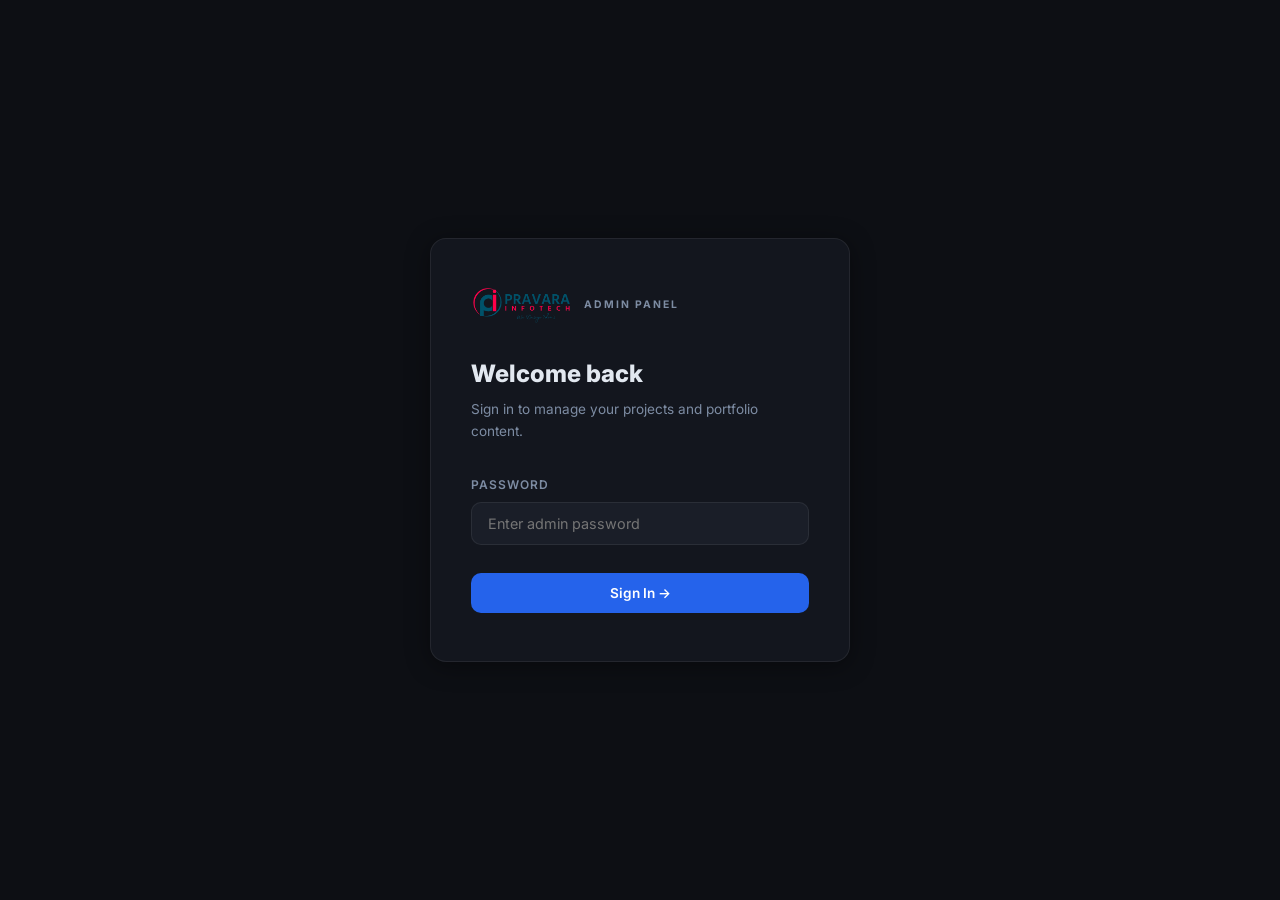
<file: admin/index.html>
<!DOCTYPE html>
<html lang="en">
<head>
  <meta charset="UTF-8">
  <meta name="viewport" content="width=device-width, initial-scale=1.0">
  <title>Admin Panel | Pravara Infotech</title>
  <meta name="robots" content="noindex, nofollow">
  <link rel="preconnect" href="https://fonts.googleapis.com">
  <link href="https://fonts.googleapis.com/css2?family=Inter:wght@300;400;500;600;700;800&display=swap" rel="stylesheet">
  <link rel="icon" type="image/png" href="../images/logo.png">
  <style>
    *, *::before, *::after { box-sizing: border-box; margin: 0; padding: 0; }

    :root {
      --bg: #0d0f14;
      --bg2: #13161e;
      --bg3: #1a1e28;
      --bg4: #222736;
      --border: rgba(255,255,255,0.07);
      --primary: #2563eb;
      --primary-dark: #1d4ed8;
      --accent: #3b82f6;
      --success: #22c55e;
      --danger: #ef4444;
      --warning: #f59e0b;
      --text: #e2e8f0;
      --text-muted: #7d8ca3;
      --text-dim: #4a5568;
      --white: #fff;
      --radius: 10px;
      --shadow: 0 4px 24px rgba(0,0,0,0.4);
      --trans: all .2s ease;
    }

    body {
      font-family: 'Inter', sans-serif;
      background: var(--bg);
      color: var(--text);
      min-height: 100vh;
      font-size: 14px;
      line-height: 1.6;
    }

    /* ---- Scrollbar ---- */
    ::-webkit-scrollbar { width: 6px; height: 6px; }
    ::-webkit-scrollbar-track { background: var(--bg2); }
    ::-webkit-scrollbar-thumb { background: var(--bg4); border-radius: 99px; }

    /* ============================
       LOGIN SCREEN
    ============================ */
    #loginScreen {
      min-height: 100vh;
      display: flex;
      align-items: center;
      justify-content: center;
      background: var(--bg);
      padding: 1.5rem;
    }
    .login-card {
      background: var(--bg2);
      border: 1px solid var(--border);
      border-radius: 16px;
      padding: 3rem 2.5rem;
      width: 100%;
      max-width: 420px;
      box-shadow: var(--shadow);
    }
    .login-logo {
      display: flex;
      align-items: center;
      gap: .75rem;
      margin-bottom: 2rem;
    }
    .login-logo img { height: 36px; }
    .login-logo span {
      font-size: .65rem;
      font-weight: 700;
      letter-spacing: 2px;
      text-transform: uppercase;
      color: var(--text-muted);
    }
    .login-card h1 { font-size: 1.5rem; font-weight: 800; margin-bottom: .35rem; }
    .login-card p { color: var(--text-muted); font-size: .85rem; margin-bottom: 2rem; }
    .form-group { margin-bottom: 1.25rem; }
    .form-group label {
      display: block;
      font-size: .75rem;
      font-weight: 600;
      text-transform: uppercase;
      letter-spacing: 1px;
      color: var(--text-muted);
      margin-bottom: .5rem;
    }
    .form-group input, .form-group select, .form-group textarea {
      width: 100%;
      background: var(--bg3);
      border: 1px solid var(--border);
      color: var(--text);
      padding: .75rem 1rem;
      border-radius: var(--radius);
      font-family: inherit;
      font-size: .9rem;
      transition: var(--trans);
      outline: none;
      resize: vertical;
    }
    .form-group input:focus, .form-group select:focus, .form-group textarea:focus {
      border-color: var(--primary);
      background: var(--bg4);
    }
    .form-group select option { background: var(--bg3); }
    .login-error {
      color: var(--danger);
      font-size: .82rem;
      margin-top: .5rem;
      display: none;
    }
    .btn {
      display: inline-flex;
      align-items: center;
      gap: .5rem;
      padding: .75rem 1.5rem;
      border-radius: var(--radius);
      font-family: inherit;
      font-size: .85rem;
      font-weight: 600;
      cursor: pointer;
      border: none;
      transition: var(--trans);
      text-decoration: none;
      white-space: nowrap;
    }
    .btn-primary { background: var(--primary); color: var(--white); }
    .btn-primary:hover { background: var(--primary-dark); }
    .btn-danger { background: rgba(239,68,68,.15); color: var(--danger); border: 1px solid rgba(239,68,68,.2); }
    .btn-danger:hover { background: var(--danger); color: var(--white); }
    .btn-success { background: rgba(34,197,94,.15); color: var(--success); border: 1px solid rgba(34,197,94,.2); }
    .btn-success:hover { background: var(--success); color: var(--white); }
    .btn-ghost { background: transparent; color: var(--text-muted); border: 1px solid var(--border); }
    .btn-ghost:hover { background: var(--bg4); color: var(--text); }
    .btn-sm { padding: .4rem .85rem; font-size: .78rem; }
    .btn-full { width: 100%; justify-content: center; }
    .btn-icon { padding: .45rem; width: 34px; height: 34px; justify-content: center; border-radius: 8px; }

    /* ============================
       MAIN LAYOUT
    ============================ */
    #adminApp { display: none; min-height: 100vh; }

    /* ---- Topbar ---- */
    .topbar {
      background: var(--bg2);
      border-bottom: 1px solid var(--border);
      padding: 0 1.5rem;
      height: 60px;
      display: flex;
      align-items: center;
      justify-content: space-between;
      position: sticky;
      top: 0;
      z-index: 100;
    }
    .topbar-left { display: flex; align-items: center; gap: 1rem; }
    .topbar-logo { display: flex; align-items: center; gap: .6rem; }
    .topbar-logo img { height: 28px; }
    .topbar-badge {
      background: var(--primary);
      color: var(--white);
      font-size: .6rem;
      font-weight: 700;
      letter-spacing: 1px;
      text-transform: uppercase;
      padding: .2rem .55rem;
      border-radius: 4px;
    }
    .topbar-right { display: flex; align-items: center; gap: .75rem; }
    .topbar-right a { color: var(--text-muted); font-size: .82rem; text-decoration: none; }
    .topbar-right a:hover { color: var(--text); }

    /* ---- Main Content ---- */
    .admin-main { max-width: 1280px; margin: 0 auto; padding: 2rem 1.5rem 4rem; }

    /* ---- Page Header ---- */
    .page-header {
      display: flex;
      align-items: center;
      justify-content: space-between;
      flex-wrap: wrap;
      gap: 1rem;
      margin-bottom: 2rem;
    }
    .page-header h2 { font-size: 1.35rem; font-weight: 800; }
    .page-header p { color: var(--text-muted); font-size: .85rem; margin-top: .2rem; }

    /* ---- Stats Row ---- */
    .stats-row {
      display: grid;
      grid-template-columns: repeat(auto-fit, minmax(160px, 1fr));
      gap: 1rem;
      margin-bottom: 2rem;
    }
    .stat-card {
      background: var(--bg2);
      border: 1px solid var(--border);
      border-radius: var(--radius);
      padding: 1.25rem 1.5rem;
    }
    .stat-card .stat-label { font-size: .72rem; font-weight: 600; text-transform: uppercase; letter-spacing: 1px; color: var(--text-muted); margin-bottom: .35rem; }
    .stat-card .stat-value { font-size: 2rem; font-weight: 800; line-height: 1; }
    .stat-card .stat-sub { font-size: .78rem; color: var(--text-muted); margin-top: .25rem; }
    .stat-value.blue { color: var(--accent); }
    .stat-value.green { color: var(--success); }
    .stat-value.yellow { color: var(--warning); }

    /* ---- Project Grid ---- */
    .project-grid {
      display: grid;
      grid-template-columns: repeat(auto-fill, minmax(300px, 1fr));
      gap: 1.25rem;
    }
    .proj-card {
      background: var(--bg2);
      border: 1px solid var(--border);
      border-radius: var(--radius);
      overflow: hidden;
      transition: var(--trans);
      position: relative;
    }
    .proj-card:hover { border-color: rgba(59,130,246,.35); box-shadow: 0 0 0 1px rgba(59,130,246,.15); }
    .proj-card-thumb {
      width: 100%;
      height: 175px;
      object-fit: cover;
      display: block;
      background: var(--bg3);
    }
    .proj-card-thumb-placeholder {
      width: 100%;
      height: 175px;
      background: var(--bg3);
      display: flex;
      flex-direction: column;
      align-items: center;
      justify-content: center;
      gap: .5rem;
      color: var(--text-dim);
      font-size: .8rem;
    }
    .proj-card-thumb-placeholder svg { opacity: .3; }
    .proj-card-body { padding: 1.25rem; }
    .proj-card-tag {
      display: inline-block;
      padding: .2rem .65rem;
      background: rgba(37,99,235,.15);
      color: var(--accent);
      font-size: .65rem;
      font-weight: 700;
      text-transform: uppercase;
      letter-spacing: 1px;
      border-radius: 4px;
      margin-bottom: .75rem;
    }
    .proj-card-title { font-size: 1rem; font-weight: 700; margin-bottom: .4rem; }
    .proj-card-desc {
      font-size: .8rem;
      color: var(--text-muted);
      line-height: 1.6;
      display: -webkit-box;
      -webkit-line-clamp: 2;
      line-clamp: 2;
      -webkit-box-orient: vertical;
      overflow: hidden;
      margin-bottom: 1rem;
    }
    .proj-card-meta {
      display: flex;
      align-items: center;
      justify-content: space-between;
      border-top: 1px solid var(--border);
      padding-top: .85rem;
    }
    .proj-card-meta-left { display: flex; align-items: center; gap: .5rem; }
    .featured-badge {
      padding: .2rem .6rem;
      border-radius: 4px;
      font-size: .65rem;
      font-weight: 700;
      text-transform: uppercase;
      letter-spacing: .5px;
    }
    .featured-badge.yes { background: rgba(34,197,94,.12); color: var(--success); }
    .featured-badge.no { background: var(--bg3); color: var(--text-dim); }
    .proj-card-actions { display: flex; gap: .4rem; }

    /* ---- Empty State ---- */
    .empty-state {
      text-align: center;
      padding: 4rem 2rem;
      color: var(--text-muted);
      background: var(--bg2);
      border: 1px dashed var(--border);
      border-radius: var(--radius);
    }
    .empty-state svg { opacity: .25; margin-bottom: 1rem; }
    .empty-state h3 { font-size: 1.1rem; margin-bottom: .5rem; color: var(--text); }
    .empty-state p { font-size: .85rem; margin-bottom: 1.5rem; }

    /* ============================
       MODAL / DRAWER
    ============================ */
    .modal-overlay {
      position: fixed;
      inset: 0;
      background: rgba(0,0,0,.75);
      backdrop-filter: blur(6px);
      z-index: 1000;
      display: flex;
      align-items: center;
      justify-content: center;
      padding: 1.5rem;
      opacity: 0;
      visibility: hidden;
      transition: var(--trans);
    }
    .modal-overlay.active { opacity: 1; visibility: visible; }
    .modal {
      background: var(--bg2);
      border: 1px solid var(--border);
      border-radius: 16px;
      width: 100%;
      max-width: 780px;
      max-height: 92vh;
      overflow-y: auto;
      transform: translateY(24px) scale(.97);
      transition: transform .3s cubic-bezier(.4,0,.2,1);
      box-shadow: 0 32px 80px rgba(0,0,0,.6);
    }
    .modal-overlay.active .modal { transform: translateY(0) scale(1); }
    .modal-header {
      display: flex;
      align-items: center;
      justify-content: space-between;
      padding: 1.5rem 2rem;
      border-bottom: 1px solid var(--border);
      position: sticky;
      top: 0;
      background: var(--bg2);
      z-index: 10;
    }
    .modal-header h3 { font-size: 1.1rem; font-weight: 700; }
    .modal-close {
      background: var(--bg3);
      border: 1px solid var(--border);
      color: var(--text-muted);
      width: 32px;
      height: 32px;
      border-radius: 8px;
      cursor: pointer;
      display: flex;
      align-items: center;
      justify-content: center;
      font-size: 1.1rem;
      transition: var(--trans);
    }
    .modal-close:hover { background: var(--danger); color: var(--white); border-color: transparent; }
    .modal-body { padding: 2rem; }
    .modal-footer {
      display: flex;
      gap: .75rem;
      justify-content: flex-end;
      padding: 1.5rem 2rem;
      border-top: 1px solid var(--border);
      position: sticky;
      bottom: 0;
      background: var(--bg2);
    }

    /* ---- Form sections ---- */
    .form-row { display: grid; grid-template-columns: 1fr 1fr; gap: 1rem; }
    .form-section-title {
      font-size: .72rem;
      font-weight: 700;
      text-transform: uppercase;
      letter-spacing: 1.5px;
      color: var(--text-muted);
      padding-bottom: .75rem;
      border-bottom: 1px solid var(--border);
      margin-bottom: 1.25rem;
      margin-top: 1.75rem;
    }
    .form-section-title:first-child { margin-top: 0; }

    /* ---- Image Upload Area ---- */
    .image-upload-area {
      border: 2px dashed var(--border);
      border-radius: var(--radius);
      padding: 2rem;
      text-align: center;
      cursor: pointer;
      transition: var(--trans);
      position: relative;
      background: var(--bg3);
    }
    .image-upload-area:hover, .image-upload-area.dragover {
      border-color: var(--primary);
      background: rgba(37,99,235,.05);
    }
    .image-upload-area input[type="file"] {
      position: absolute;
      inset: 0;
      opacity: 0;
      cursor: pointer;
      width: 100%;
      height: 100%;
    }
    .image-upload-area p { color: var(--text-muted); font-size: .85rem; margin-top: .5rem; }
    .image-upload-area span { font-size: .75rem; color: var(--text-dim); }

    /* Image preview grid */
    .image-previews {
      display: grid;
      grid-template-columns: repeat(auto-fill, minmax(120px, 1fr));
      gap: .75rem;
      margin-top: 1rem;
    }
    .image-preview-item {
      position: relative;
      border-radius: 8px;
      overflow: hidden;
      border: 1px solid var(--border);
      aspect-ratio: 16/10;
      background: var(--bg3);
    }
    .image-preview-item img {
      width: 100%;
      height: 100%;
      object-fit: cover;
      display: block;
    }
    .image-preview-item .remove-img {
      position: absolute;
      top: 4px;
      right: 4px;
      width: 22px;
      height: 22px;
      background: rgba(239,68,68,.9);
      color: var(--white);
      border: none;
      border-radius: 50%;
      cursor: pointer;
      font-size: .7rem;
      display: flex;
      align-items: center;
      justify-content: center;
      opacity: 0;
      transition: var(--trans);
    }
    .image-preview-item:hover .remove-img { opacity: 1; }
    .image-preview-item .primary-badge {
      position: absolute;
      bottom: 4px;
      left: 4px;
      background: var(--primary);
      color: var(--white);
      font-size: .58rem;
      font-weight: 700;
      padding: .15rem .45rem;
      border-radius: 3px;
      text-transform: uppercase;
      letter-spacing: .5px;
    }

    /* ---- Tag list inputs ---- */
    .tag-input-wrapper {
      display: flex;
      flex-wrap: wrap;
      gap: .4rem;
      padding: .6rem .75rem;
      background: var(--bg3);
      border: 1px solid var(--border);
      border-radius: var(--radius);
      min-height: 46px;
      align-items: center;
      cursor: text;
      transition: var(--trans);
    }
    .tag-input-wrapper:focus-within { border-color: var(--primary); }
    .tag-chip {
      display: inline-flex;
      align-items: center;
      gap: .3rem;
      background: var(--bg4);
      border: 1px solid var(--border);
      border-radius: 6px;
      padding: .2rem .55rem;
      font-size: .78rem;
      color: var(--text);
    }
    .tag-chip button {
      background: none;
      border: none;
      color: var(--text-muted);
      cursor: pointer;
      font-size: .8rem;
      line-height: 1;
      padding: 0;
      display: flex;
    }
    .tag-chip button:hover { color: var(--danger); }
    .tag-input-field {
      background: none;
      border: none;
      outline: none;
      color: var(--text);
      font-family: inherit;
      font-size: .85rem;
      flex: 1;
      min-width: 100px;
    }

    /* ---- Feature list ---- */
    .feature-list { display: flex; flex-direction: column; gap: .5rem; }
    .feature-item {
      display: flex;
      align-items: center;
      gap: .5rem;
    }
    .feature-item input {
      flex: 1;
      background: var(--bg3);
      border: 1px solid var(--border);
      color: var(--text);
      padding: .55rem .85rem;
      border-radius: 8px;
      font-family: inherit;
      font-size: .85rem;
      outline: none;
      transition: var(--trans);
    }
    .feature-item input:focus { border-color: var(--primary); }
    .add-feature-btn {
      margin-top: .5rem;
      background: none;
      border: 1px dashed var(--border);
      color: var(--text-muted);
      padding: .55rem 1rem;
      border-radius: 8px;
      cursor: pointer;
      font-family: inherit;
      font-size: .82rem;
      width: 100%;
      text-align: center;
      transition: var(--trans);
    }
    .add-feature-btn:hover { border-color: var(--primary); color: var(--accent); }

    /* ---- Toggle switch ---- */
    .toggle-row {
      display: flex;
      align-items: center;
      justify-content: space-between;
      background: var(--bg3);
      border: 1px solid var(--border);
      border-radius: var(--radius);
      padding: .85rem 1rem;
    }
    .toggle-label h4 { font-size: .9rem; font-weight: 600; }
    .toggle-label p { font-size: .78rem; color: var(--text-muted); }
    .toggle-switch { position: relative; width: 44px; height: 24px; flex-shrink: 0; }
    .toggle-switch input { opacity: 0; width: 0; height: 0; }
    .toggle-slider {
      position: absolute;
      cursor: pointer;
      inset: 0;
      background: var(--bg4);
      border-radius: 24px;
      transition: var(--trans);
      border: 1px solid var(--border);
    }
    .toggle-slider::before {
      content: '';
      position: absolute;
      height: 16px;
      width: 16px;
      left: 3px;
      bottom: 3px;
      background: var(--text-dim);
      border-radius: 50%;
      transition: var(--trans);
    }
    .toggle-switch input:checked + .toggle-slider { background: var(--primary); border-color: var(--primary); }
    .toggle-switch input:checked + .toggle-slider::before { transform: translateX(20px); background: var(--white); }

    /* ---- Delete confirm modal ---- */
    .confirm-modal { max-width: 420px; }
    .confirm-body { padding: 2rem; text-align: center; }
    .confirm-body .warn-icon {
      width: 56px;
      height: 56px;
      background: rgba(239,68,68,.12);
      border: 1px solid rgba(239,68,68,.2);
      border-radius: 50%;
      display: flex;
      align-items: center;
      justify-content: center;
      margin: 0 auto 1.25rem;
      font-size: 1.5rem;
    }
    .confirm-body h3 { font-size: 1.1rem; margin-bottom: .5rem; }
    .confirm-body p { color: var(--text-muted); font-size: .85rem; }

    /* ---- Toast ---- */
    .toast-container { position: fixed; bottom: 1.5rem; right: 1.5rem; z-index: 9999; display: flex; flex-direction: column; gap: .5rem; }
    .toast {
      background: var(--bg2);
      border: 1px solid var(--border);
      border-radius: 10px;
      padding: .85rem 1.25rem;
      display: flex;
      align-items: center;
      gap: .75rem;
      min-width: 280px;
      box-shadow: var(--shadow);
      animation: toastIn .3s ease;
      font-size: .85rem;
    }
    .toast.success { border-left: 3px solid var(--success); }
    .toast.error { border-left: 3px solid var(--danger); }
    .toast-icon { font-size: 1rem; }
    @keyframes toastIn { from { opacity:0; transform: translateX(20px); } to { opacity:1; transform: translateX(0); } }

    /* ---- Responsive ---- */
    @media (max-width: 600px) {
      .form-row { grid-template-columns: 1fr; }
      .modal { border-radius: 16px 16px 0 0; }
      .modal-overlay { align-items: flex-end; padding: 0; }
      .project-grid { grid-template-columns: 1fr; }
      .page-header { flex-direction: column; align-items: flex-start; }
    }
  </style>
</head>
<body>

  <!-- ===== LOGIN SCREEN ===== -->
  <div id="loginScreen">
    <div class="login-card">
      <div class="login-logo">
        <img src="../images/logo.png" alt="Pravara Infotech">
        <span>Admin Panel</span>
      </div>
      <h1>Welcome back</h1>
      <p>Sign in to manage your projects and portfolio content.</p>
      <form id="loginForm">
        <div class="form-group">
          <label for="adminPass">Password</label>
          <input type="password" id="adminPass" placeholder="Enter admin password" autocomplete="current-password" required>
          <div class="login-error" id="loginError">Incorrect password. Please try again.</div>
        </div>
        <button type="submit" class="btn btn-primary btn-full" style="margin-top:.5rem;">
          Sign In &rarr;
        </button>
      </form>
    </div>
  </div>

  <!-- ===== ADMIN APP ===== -->
  <div id="adminApp">
    <!-- Topbar -->
    <header class="topbar">
      <div class="topbar-left">
        <div class="topbar-logo">
          <img src="../images/logo.png" alt="Pravara Infotech">
          <span class="topbar-badge">Admin</span>
        </div>
      </div>
      <div class="topbar-right">
        <a href="../index.html" target="_blank">&#8599; View Site</a>
        <button class="btn btn-ghost btn-sm" id="logoutBtn">Sign Out</button>
      </div>
    </header>

    <!-- Main -->
    <main class="admin-main">
      <!-- Page Header -->
      <div class="page-header">
        <div>
          <h2>Projects</h2>
          <p>Manage your portfolio projects shown on the website.</p>
        </div>
        <div style="display:flex;gap:.75rem;flex-wrap:wrap;">
          <button class="btn btn-ghost btn-sm" id="resetBtn">&#8635; Reset to Defaults</button>
          <button class="btn btn-primary" id="addProjectBtn">+ Add Project</button>
        </div>
      </div>

      <!-- Stats -->
      <div class="stats-row">
        <div class="stat-card">
          <div class="stat-label">Total Projects</div>
          <div class="stat-value blue" id="statTotal">0</div>
          <div class="stat-sub">in portfolio</div>
        </div>
        <div class="stat-card">
          <div class="stat-label">Featured (Home)</div>
          <div class="stat-value green" id="statFeatured">0</div>
          <div class="stat-sub">shown on homepage</div>
        </div>
        <div class="stat-card">
          <div class="stat-label">Max Featured</div>
          <div class="stat-value yellow">4</div>
          <div class="stat-sub">slots on homepage</div>
        </div>
      </div>

      <!-- Project Grid -->
      <div class="project-grid" id="projectGrid"></div>
    </main>
  </div>

  <!-- ===== ADD / EDIT PROJECT MODAL ===== -->
  <div class="modal-overlay" id="projectFormModal">
    <div class="modal">
      <div class="modal-header">
        <h3 id="formModalTitle">Add New Project</h3>
        <button class="modal-close" data-close="projectFormModal">&times;</button>
      </div>
      <div class="modal-body">
        <input type="hidden" id="editingProjectId">

        <!-- Images -->
        <div class="form-section-title">Project Images</div>
        <div class="image-upload-area" id="imageUploadArea">
          <input type="file" id="imageFileInput" multiple accept="image/*">
          <svg width="32" height="32" fill="none" stroke="currentColor" viewBox="0 0 24 24" style="margin:0 auto;display:block;opacity:.4">
            <path stroke-linecap="round" stroke-linejoin="round" stroke-width="1.5" d="M4 16l4.586-4.586a2 2 0 012.828 0L16 16m-2-2l1.586-1.586a2 2 0 012.828 0L20 14m-6-6h.01M6 20h12a2 2 0 002-2V6a2 2 0 00-2-2H6a2 2 0 00-2 2v12a2 2 0 002 2z"/>
          </svg>
          <p>Click or drag &amp; drop to upload images</p>
          <span>PNG, JPG, WEBP up to 5MB each &bull; First image is the card thumbnail</span>
        </div>
        <div class="image-previews" id="imagePreviews"></div>

        <!-- Basic Info -->
        <div class="form-section-title">Project Details</div>
        <div class="form-row">
          <div class="form-group">
            <label for="fieldTitle">Project Title *</label>
            <input type="text" id="fieldTitle" placeholder="e.g. Agri-Tech ERP System">
          </div>
          <div class="form-group">
            <label for="fieldTag">Category / Tag *</label>
            <input type="text" id="fieldTag" placeholder="e.g. Agriculture, Mobile App, AI/ML">
          </div>
        </div>
        <div class="form-group">
          <label for="fieldDesc">Project Description *</label>
          <textarea id="fieldDesc" rows="4" placeholder="Describe the project in detail — what it does, who it's for, and what problems it solves..."></textarea>
        </div>

        <!-- Features -->
        <div class="form-section-title">Key Features</div>
        <div class="feature-list" id="featureList"></div>
        <button type="button" class="add-feature-btn" id="addFeatureBtn">+ Add Feature</button>

        <!-- Tech Stack -->
        <div class="form-section-title">Technologies Used</div>
        <div class="form-group" style="margin:0">
          <label>Add technologies (press Enter or comma to add)</label>
          <div class="tag-input-wrapper" id="techTagWrapper">
            <input type="text" class="tag-input-field" id="techTagInput" placeholder="e.g. React, Node.js, AWS">
          </div>
        </div>

        <!-- Settings -->
        <div class="form-section-title">Settings</div>
        <div class="toggle-row">
          <div class="toggle-label">
            <h4>Featured on Homepage</h4>
            <p>Show in the Featured Projects section (max 4 projects)</p>
          </div>
          <label class="toggle-switch">
            <input type="checkbox" id="fieldFeatured">
            <span class="toggle-slider"></span>
          </label>
        </div>
        <div class="form-group" style="margin-top:1rem;">
          <label for="fieldOrder">Display Order</label>
          <input type="number" id="fieldOrder" placeholder="0" min="0" max="99" value="0">
        </div>
      </div>
      <div class="modal-footer">
        <button class="btn btn-ghost" data-close="projectFormModal">Cancel</button>
        <button class="btn btn-primary" id="saveProjectBtn">Save Project</button>
      </div>
    </div>
  </div>

  <!-- ===== DELETE CONFIRM MODAL ===== -->
  <div class="modal-overlay" id="deleteModal">
    <div class="modal confirm-modal">
      <div class="modal-header">
        <h3>Delete Project</h3>
        <button class="modal-close" data-close="deleteModal">&times;</button>
      </div>
      <div class="confirm-body">
        <div class="warn-icon">&#9888;</div>
        <h3>Are you sure?</h3>
        <p>You're about to delete "<strong id="deleteProjectName"></strong>". This action cannot be undone.</p>
      </div>
      <div class="modal-footer">
        <button class="btn btn-ghost" data-close="deleteModal">Cancel</button>
        <button class="btn btn-danger" id="confirmDeleteBtn">Delete Project</button>
      </div>
    </div>
  </div>

  <!-- Toast Container -->
  <div class="toast-container" id="toastContainer"></div>

  <script src="../js/projects-data.js"></script>
  <script>
  /* ============================================
     Admin Panel Logic
  ============================================ */
  (function () {
    'use strict';

    // ---- State ----
    let uploadedImages = []; // { dataUrl, name }
    let techTags = [];
    let deletingId = null;

    // ---- DOM refs ----
    const loginScreen   = document.getElementById('loginScreen');
    const adminApp      = document.getElementById('adminApp');
    const loginForm     = document.getElementById('loginForm');
    const loginError    = document.getElementById('loginError');
    const logoutBtn     = document.getElementById('logoutBtn');
    const projectGrid   = document.getElementById('projectGrid');
    const addProjectBtn = document.getElementById('addProjectBtn');
    const resetBtn      = document.getElementById('resetBtn');
    const saveProjectBtn = document.getElementById('saveProjectBtn');
    const confirmDeleteBtn = document.getElementById('confirmDeleteBtn');
    const imageFileInput = document.getElementById('imageFileInput');
    const imagePreviews  = document.getElementById('imagePreviews');
    const imageUploadArea = document.getElementById('imageUploadArea');
    const featureList    = document.getElementById('featureList');
    const addFeatureBtn  = document.getElementById('addFeatureBtn');
    const techTagInput   = document.getElementById('techTagInput');
    const techTagWrapper = document.getElementById('techTagWrapper');
    const formModalTitle = document.getElementById('formModalTitle');
    const editingId      = document.getElementById('editingProjectId');

    // ---- Auth ----
    function init() {
      if (ProjectsDB.checkAuth()) {
        showApp();
      }
    }

    function showApp() {
      loginScreen.style.display = 'none';
      adminApp.style.display = 'block';
      renderGrid();
    }

    loginForm.addEventListener('submit', e => {
      e.preventDefault();
      const pass = document.getElementById('adminPass').value;
      if (ProjectsDB.login(pass)) {
        loginError.style.display = 'none';
        showApp();
      } else {
        loginError.style.display = 'block';
        document.getElementById('adminPass').value = '';
      }
    });

    logoutBtn.addEventListener('click', () => {
      ProjectsDB.logout();
      location.reload();
    });

    // ---- Toast ----
    function toast(msg, type = 'success') {
      const tc = document.getElementById('toastContainer');
      const t = document.createElement('div');
      t.className = 'toast ' + type;
      t.innerHTML = `<span class="toast-icon">${type === 'success' ? '✓' : '✕'}</span><span>${msg}</span>`;
      tc.appendChild(t);
      setTimeout(() => t.remove(), 3500);
    }

    // ---- Modal helpers ----
    function openModal(id) {
      document.getElementById(id).classList.add('active');
      document.body.style.overflow = 'hidden';
    }
    function closeModal(id) {
      document.getElementById(id).classList.remove('active');
      document.body.style.overflow = '';
    }
    document.querySelectorAll('[data-close]').forEach(btn => {
      btn.addEventListener('click', () => closeModal(btn.dataset.close));
    });
    document.querySelectorAll('.modal-overlay').forEach(overlay => {
      overlay.addEventListener('click', e => {
        if (e.target === overlay) closeModal(overlay.id);
      });
    });

    // ---- Render project grid ----
    function renderGrid() {
      const all = ProjectsDB.getAll().sort((a, b) => (a.order ?? 99) - (b.order ?? 99));
      const featured = all.filter(p => p.featured).length;
      document.getElementById('statTotal').textContent = all.length;
      document.getElementById('statFeatured').textContent = featured;

      if (!all.length) {
        projectGrid.innerHTML = `
          <div class="empty-state" style="grid-column:1/-1">
            <svg width="48" height="48" fill="none" stroke="currentColor" viewBox="0 0 24 24">
              <path stroke-linecap="round" stroke-linejoin="round" stroke-width="1.5" d="M4 16l4.586-4.586a2 2 0 012.828 0L16 16m-2-2l1.586-1.586a2 2 0 012.828 0L20 14m-6-6h.01M6 20h12a2 2 0 002-2V6a2 2 0 00-2-2H6a2 2 0 00-2 2v12a2 2 0 002 2z"/>
            </svg>
            <h3>No projects yet</h3>
            <p>Get started by adding your first project to the portfolio.</p>
            <button class="btn btn-primary" onclick="document.getElementById('addProjectBtn').click()">+ Add Project</button>
          </div>`;
        return;
      }

      projectGrid.innerHTML = all.map(p => {
        const thumb = p.images && p.images[0]
          ? `<img class="proj-card-thumb" src="${p.images[0]}" alt="${escHtml(p.title)}" onerror="this.style.display='none';this.nextElementSibling.style.display='flex'">`
          : '';
        const placeholder = `<div class="proj-card-thumb-placeholder" style="${thumb ? 'display:none' : ''}">
            <svg width="36" height="36" fill="none" stroke="currentColor" viewBox="0 0 24 24"><path stroke-linecap="round" stroke-linejoin="round" stroke-width="1.5" d="M4 16l4.586-4.586a2 2 0 012.828 0L16 16m-2-2l1.586-1.586a2 2 0 012.828 0L20 14m-6-6h.01M6 20h12a2 2 0 002-2V6a2 2 0 00-2-2H6a2 2 0 00-2 2v12a2 2 0 002 2z"/></svg>
            <span>No image</span>
          </div>`;
        return `
        <div class="proj-card" data-id="${escHtml(p.id)}">
          ${thumb}${placeholder}
          <div class="proj-card-body">
            <span class="proj-card-tag">${escHtml(p.tag)}</span>
            <h3 class="proj-card-title">${escHtml(p.title)}</h3>
            <p class="proj-card-desc">${escHtml(p.description)}</p>
            <div class="proj-card-meta">
              <div class="proj-card-meta-left">
                <span class="featured-badge ${p.featured ? 'yes' : 'no'}">${p.featured ? '⭐ Featured' : 'Not featured'}</span>
              </div>
              <div class="proj-card-actions">
                <button class="btn btn-ghost btn-icon edit-btn" title="Edit" data-id="${escHtml(p.id)}">
                  <svg width="14" height="14" fill="none" stroke="currentColor" viewBox="0 0 24 24"><path stroke-linecap="round" stroke-linejoin="round" stroke-width="2" d="M11 5H6a2 2 0 00-2 2v11a2 2 0 002 2h11a2 2 0 002-2v-5m-1.414-9.414a2 2 0 112.828 2.828L11.828 15H9v-2.828l8.586-8.586z"/></svg>
                </button>
                <button class="btn btn-danger btn-icon delete-btn" title="Delete" data-id="${escHtml(p.id)}" data-name="${escHtml(p.title)}">
                  <svg width="14" height="14" fill="none" stroke="currentColor" viewBox="0 0 24 24"><path stroke-linecap="round" stroke-linejoin="round" stroke-width="2" d="M19 7l-.867 12.142A2 2 0 0116.138 21H7.862a2 2 0 01-1.995-1.858L5 7m5 4v6m4-6v6m1-10V4a1 1 0 00-1-1h-4a1 1 0 00-1 1v3M4 7h16"/></svg>
                </button>
              </div>
            </div>
          </div>
        </div>`;
      }).join('');

      // Bind edit/delete
      projectGrid.querySelectorAll('.edit-btn').forEach(btn => {
        btn.addEventListener('click', () => openEditModal(btn.dataset.id));
      });
      projectGrid.querySelectorAll('.delete-btn').forEach(btn => {
        btn.addEventListener('click', () => openDeleteModal(btn.dataset.id, btn.dataset.name));
      });
    }

    function escHtml(str) {
      return String(str || '').replace(/&/g,'&amp;').replace(/</g,'&lt;').replace(/>/g,'&gt;').replace(/"/g,'&quot;');
    }

    // ---- Image Upload ----
    function processFiles(files) {
      Array.from(files).forEach(file => {
        if (!file.type.startsWith('image/')) return;
        if (file.size > 5 * 1024 * 1024) { toast('Image too large (max 5MB): ' + file.name, 'error'); return; }
        const reader = new FileReader();
        reader.onload = e => {
          uploadedImages.push({ dataUrl: e.target.result, name: file.name });
          renderPreviews();
        };
        reader.readAsDataURL(file);
      });
    }

    imageFileInput.addEventListener('change', e => processFiles(e.target.files));

    // Drag & drop
    imageUploadArea.addEventListener('dragover', e => { e.preventDefault(); imageUploadArea.classList.add('dragover'); });
    imageUploadArea.addEventListener('dragleave', () => imageUploadArea.classList.remove('dragover'));
    imageUploadArea.addEventListener('drop', e => {
      e.preventDefault();
      imageUploadArea.classList.remove('dragover');
      processFiles(e.dataTransfer.files);
    });

    function renderPreviews() {
      imagePreviews.innerHTML = uploadedImages.map((img, i) => `
        <div class="image-preview-item">
          <img src="${img.dataUrl}" alt="${escHtml(img.name)}">
          ${i === 0 ? '<span class="primary-badge">Cover</span>' : ''}
          <button class="remove-img" data-idx="${i}" type="button" title="Remove">&times;</button>
        </div>`).join('');
      imagePreviews.querySelectorAll('.remove-img').forEach(btn => {
        btn.addEventListener('click', () => {
          uploadedImages.splice(+btn.dataset.idx, 1);
          renderPreviews();
        });
      });
    }

    // ---- Tech tags ----
    function renderTechTags() {
      // Remove existing chips
      techTagWrapper.querySelectorAll('.tag-chip').forEach(c => c.remove());
      techTags.forEach((tag, i) => {
        const chip = document.createElement('span');
        chip.className = 'tag-chip';
        chip.innerHTML = `${escHtml(tag)}<button type="button" data-idx="${i}">&times;</button>`;
        chip.querySelector('button').addEventListener('click', () => {
          techTags.splice(i, 1);
          renderTechTags();
        });
        techTagWrapper.insertBefore(chip, techTagInput);
      });
    }

    function addTechTag(val) {
      val = val.trim().replace(/,$/, '').trim();
      if (val && !techTags.includes(val)) { techTags.push(val); renderTechTags(); }
      techTagInput.value = '';
    }

    techTagInput.addEventListener('keydown', e => {
      if (e.key === 'Enter' || e.key === ',') { e.preventDefault(); addTechTag(techTagInput.value); }
      if (e.key === 'Backspace' && !techTagInput.value && techTags.length) {
        techTags.pop(); renderTechTags();
      }
    });
    techTagInput.addEventListener('blur', () => { if (techTagInput.value) addTechTag(techTagInput.value); });
    techTagWrapper.addEventListener('click', () => techTagInput.focus());

    // ---- Features ----
    function addFeatureInput(value = '') {
      const row = document.createElement('div');
      row.className = 'feature-item';
      row.innerHTML = `
        <input type="text" placeholder="e.g. Real-time dashboard" value="${escHtml(value)}">
        <button type="button" class="btn btn-danger btn-icon remove-feature" title="Remove">
          <svg width="12" height="12" fill="none" stroke="currentColor" viewBox="0 0 24 24"><path stroke-linecap="round" stroke-linejoin="round" stroke-width="2.5" d="M6 18L18 6M6 6l12 12"/></svg>
        </button>`;
      row.querySelector('.remove-feature').addEventListener('click', () => row.remove());
      featureList.appendChild(row);
    }

    addFeatureBtn.addEventListener('click', () => addFeatureInput());

    // ---- Reset form ----
    function resetForm() {
      editingId.value = '';
      document.getElementById('fieldTitle').value = '';
      document.getElementById('fieldTag').value = '';
      document.getElementById('fieldDesc').value = '';
      document.getElementById('fieldFeatured').checked = false;
      document.getElementById('fieldOrder').value = ProjectsDB.getAll().length;
      featureList.innerHTML = '';
      techTags = [];
      renderTechTags();
      uploadedImages = [];
      renderPreviews();
      imageFileInput.value = '';
    }

    // ---- Open Add Modal ----
    addProjectBtn.addEventListener('click', () => {
      resetForm();
      formModalTitle.textContent = 'Add New Project';
      // Start with one empty feature row
      addFeatureInput();
      openModal('projectFormModal');
    });

    // ---- Open Edit Modal ----
    function openEditModal(id) {
      resetForm();
      const p = ProjectsDB.getById(id);
      if (!p) return;
      formModalTitle.textContent = 'Edit Project';
      editingId.value = id;
      document.getElementById('fieldTitle').value = p.title || '';
      document.getElementById('fieldTag').value = p.tag || '';
      document.getElementById('fieldDesc').value = p.description || '';
      document.getElementById('fieldFeatured').checked = !!p.featured;
      document.getElementById('fieldOrder').value = p.order ?? 0;

      // Features
      (p.features || []).forEach(f => addFeatureInput(f));
      if (!p.features || !p.features.length) addFeatureInput();

      // Tech
      techTags = [...(p.tech || [])];
      renderTechTags();

      // Images — existing images shown as previews
      uploadedImages = (p.images || []).map(src => ({ dataUrl: src, name: src.split('/').pop() }));
      renderPreviews();

      openModal('projectFormModal');
    }

    // ---- Save Project ----
    saveProjectBtn.addEventListener('click', () => {
      const title = document.getElementById('fieldTitle').value.trim();
      const tag   = document.getElementById('fieldTag').value.trim();
      const desc  = document.getElementById('fieldDesc').value.trim();

      if (!title || !tag || !desc) { toast('Please fill in Title, Category and Description.', 'error'); return; }

      const features = Array.from(featureList.querySelectorAll('input'))
        .map(i => i.value.trim()).filter(Boolean);

      const images = uploadedImages.map(img => img.dataUrl);

      const project = {
        tag, title, description: desc,
        features,
        tech: [...techTags],
        images,
        featured: document.getElementById('fieldFeatured').checked,
        order: parseInt(document.getElementById('fieldOrder').value) || 0
      };

      const id = editingId.value;
      if (id) {
        ProjectsDB.update(id, project);
        toast('Project updated successfully!');
      } else {
        ProjectsDB.add(project);
        toast('Project added successfully!');
      }

      closeModal('projectFormModal');
      renderGrid();
    });

    // ---- Delete ----
    function openDeleteModal(id, name) {
      deletingId = id;
      document.getElementById('deleteProjectName').textContent = name;
      openModal('deleteModal');
    }

    confirmDeleteBtn.addEventListener('click', () => {
      if (!deletingId) return;
      ProjectsDB.delete(deletingId);
      deletingId = null;
      toast('Project deleted.', 'error');
      closeModal('deleteModal');
      renderGrid();
    });

    // ---- Reset to defaults ----
    resetBtn.addEventListener('click', () => {
      if (confirm('Reset all projects to defaults? All custom projects and images will be lost.')) {
        ProjectsDB.reset();
        toast('Projects reset to defaults.');
        renderGrid();
      }
    });

    // ---- Keyboard ESC ----
    document.addEventListener('keydown', e => {
      if (e.key === 'Escape') {
        document.querySelectorAll('.modal-overlay.active').forEach(m => closeModal(m.id));
      }
    });

    // ---- Boot ----
    init();
  })();
  </script>
</body>
</html>
</file>
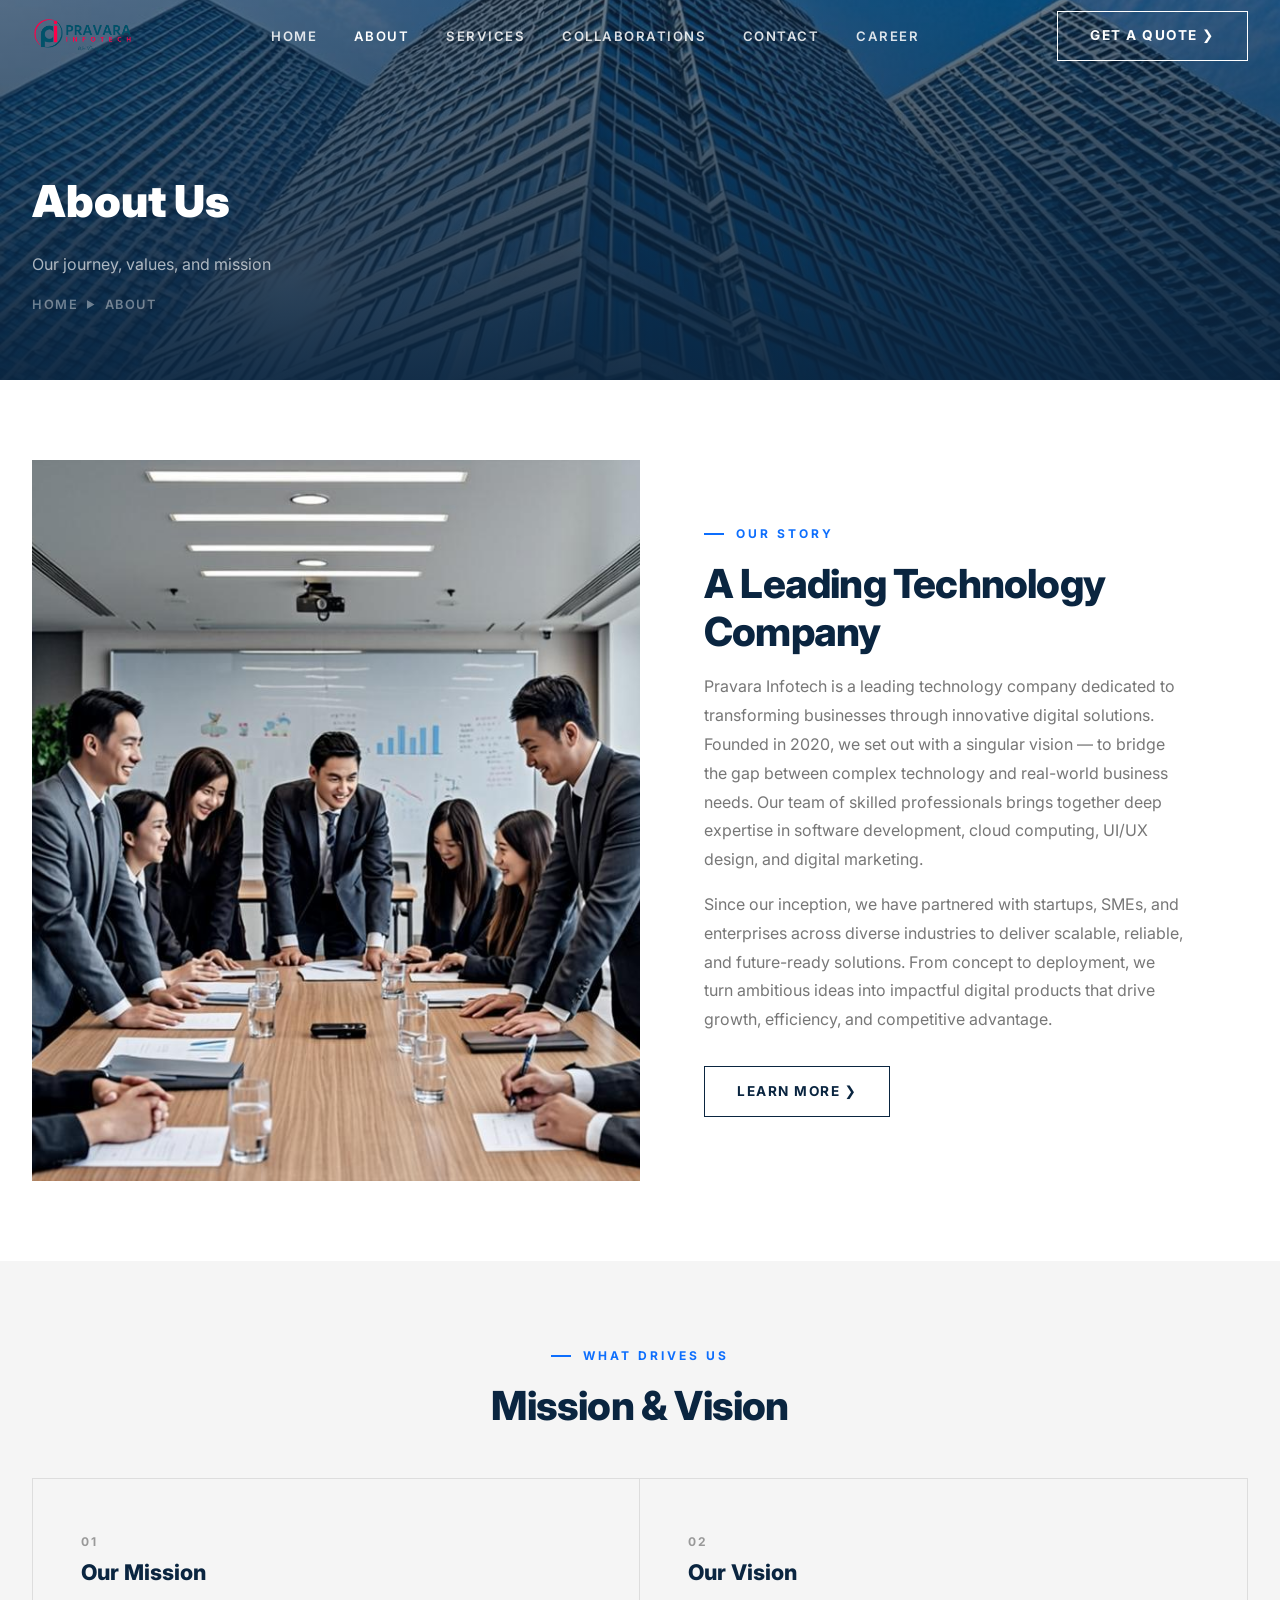
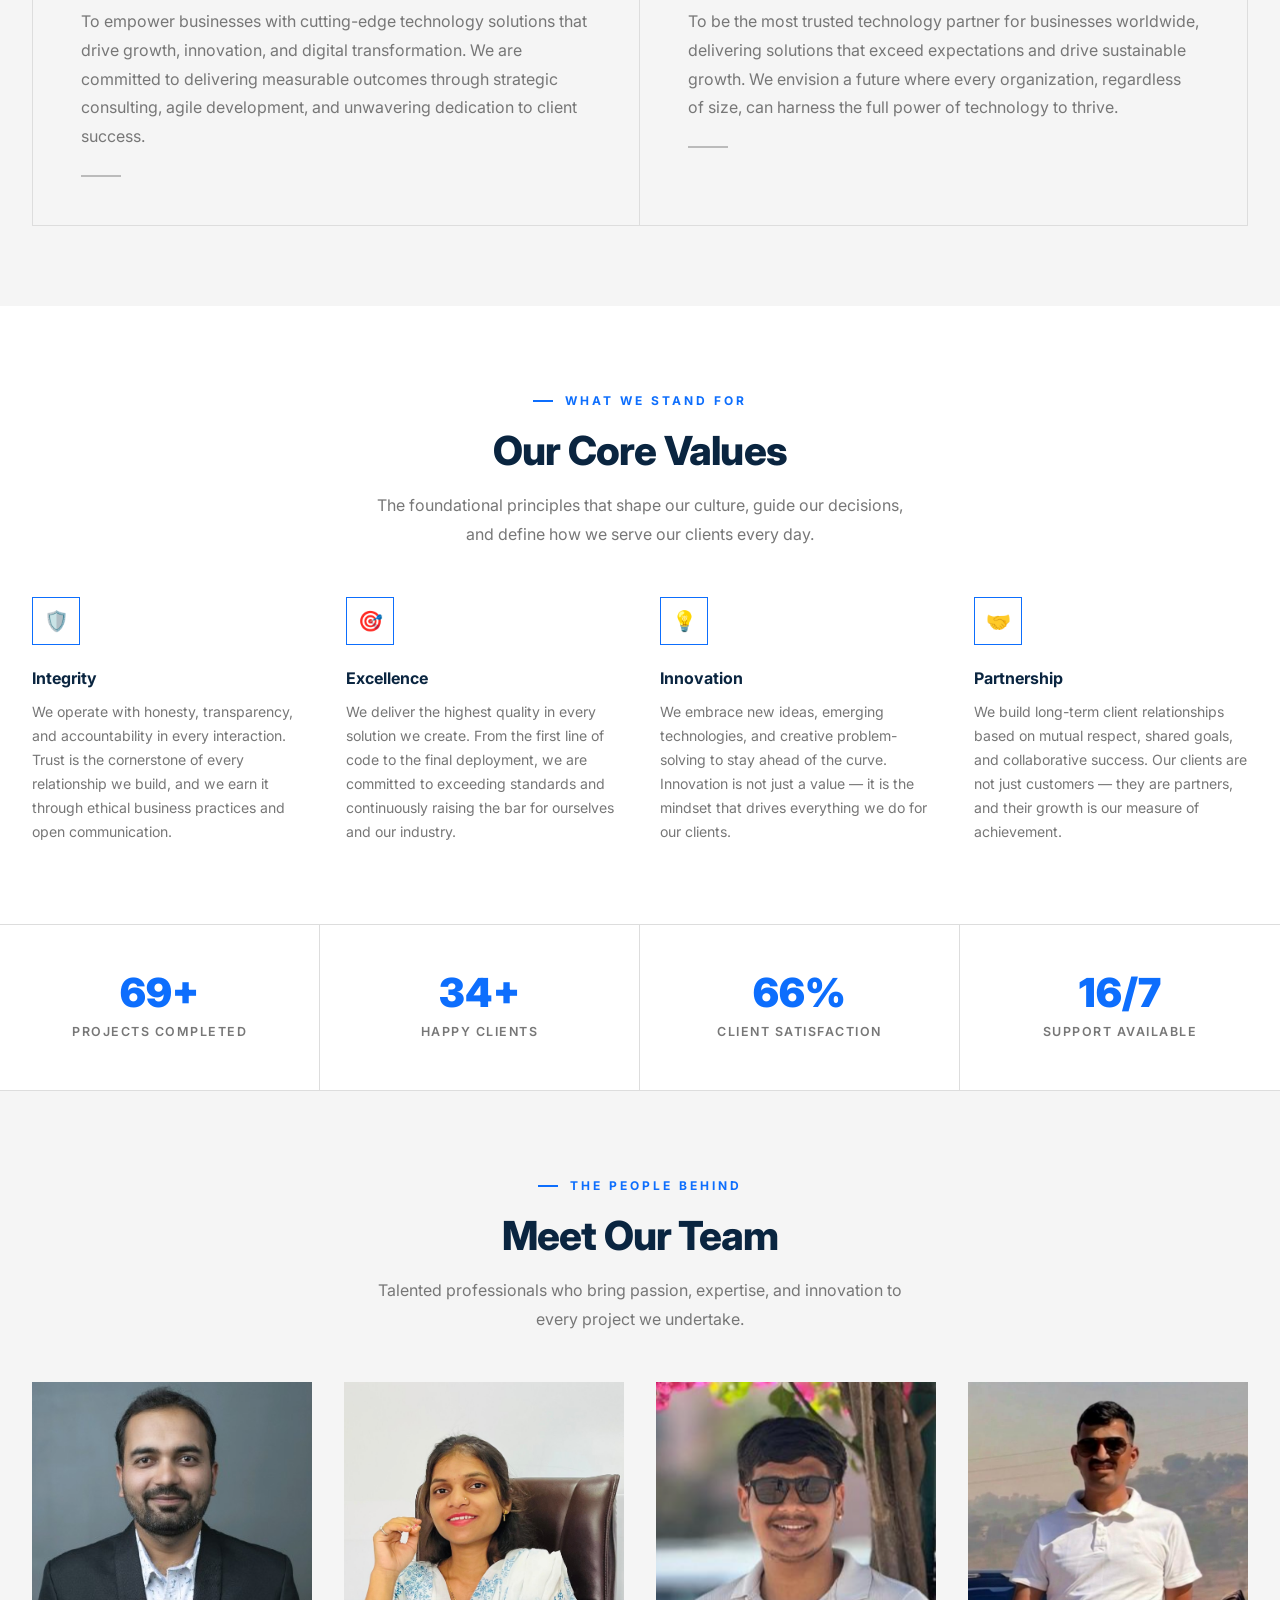
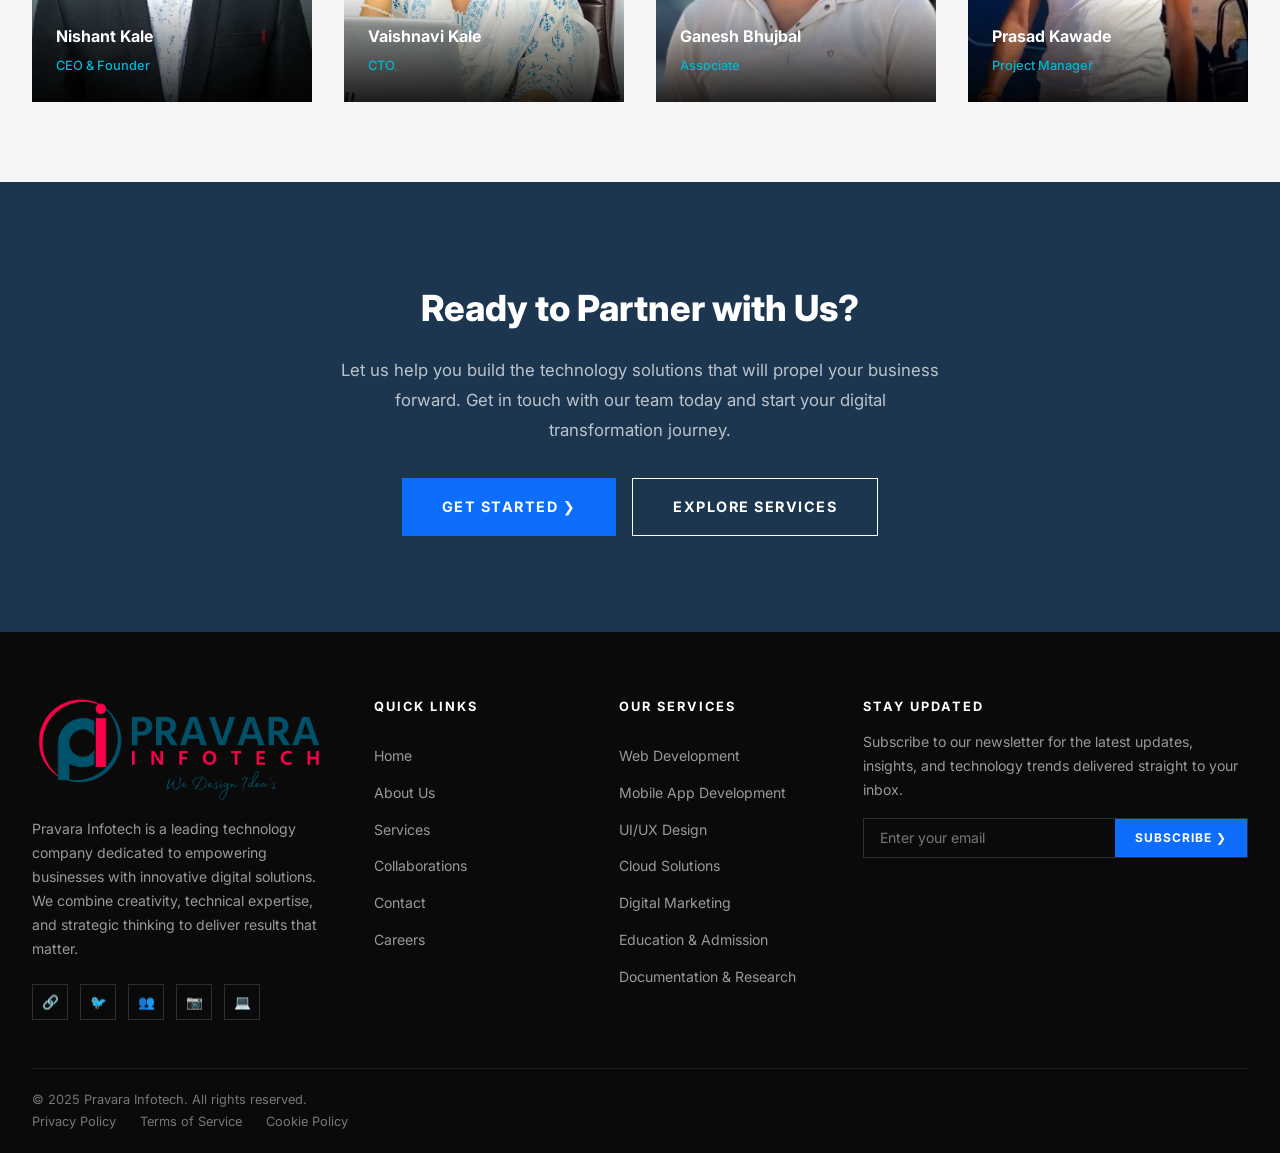
<file: about.html>
<!DOCTYPE html>
<html lang="en">
<head>
    <meta charset="UTF-8">
    <meta name="viewport" content="width=device-width, initial-scale=1.0">
    <meta name="description" content="Learn about Pravara Infotech - our journey, values, mission, and the team behind our innovative technology solutions.">
    <meta name="keywords" content="Pravara Infotech, about us, technology company, IT company, digital solutions, mission, vision, team">
    <meta name="author" content="Pravara Infotech">
    <meta name="robots" content="index, follow">
    <meta property="og:title" content="About Us | Pravara Infotech">
    <meta property="og:description" content="Our journey, values, and mission — transforming businesses through innovative digital solutions since 2020.">
    <meta property="og:type" content="website">
    <meta property="og:url" content="https://pravarainfotech.com/about.html">
    <meta property="og:image" content="images/about-bg.jpg">
    <meta name="twitter:card" content="summary_large_image">
    <meta name="twitter:title" content="About Us | Pravara Infotech">
    <meta name="twitter:description" content="Our journey, values, and mission — transforming businesses through innovative digital solutions since 2020.">
    <title>About Us | Pravara Infotech</title>
    <link rel="preconnect" href="https://fonts.googleapis.com">
    <link rel="preconnect" href="https://fonts.gstatic.com" crossorigin>
    <link href="https://fonts.googleapis.com/css2?family=Inter:wght@300;400;500;600;700;800;900&display=swap" rel="stylesheet">
    <link rel="stylesheet" href="css/style.css">
    <link rel="icon" type="image/png" href="images/logo.png">
</head>
<body>

    <!-- ========== NAVBAR ========== -->
    <nav class="navbar" id="navbar">
        <div class="container">
            <a href="index.html" class="navbar-brand">
                <img src="images/logo.png" alt="Pravara Infotech Logo">
            </a>
            <ul class="navbar-menu" id="navbarMenu">
                <li><a href="index.html">Home</a></li>
                <li><a href="about.html" class="active">About</a></li>
                <li><a href="services.html">Services</a></li>
                <li><a href="collaborations.html">Collaborations</a></li>
                <li><a href="contact.html">Contact</a></li>
                <li><a href="career.html">Career</a></li>
                <li class="mobile-menu-cta"><a href="contact.html" class="btn btn-primary">Get a Quote &#10095;</a></li>
            </ul>
            <a href="contact.html" class="btn btn-outline-white navbar-cta desktop-only">Get a Quote &#10095;</a>
            <button class="menu-toggle" id="menuToggle" aria-label="Toggle navigation menu">
                <span></span>
                <span></span>
                <span></span>
            </button>
        </div>
    </nav>
    <div class="mobile-overlay" id="mobileOverlay"></div>

    <!-- ========== PAGE HERO ========== -->
    <section class="page-hero" style="background-image: url('images/about-bg.jpg');">
        <div class="container">
            <div class="page-hero-content reveal">
                <h1>About Us</h1>
                <p>Our journey, values, and mission</p>
                <div class="breadcrumb">
                    <a href="index.html">Home</a>
                    <span class="sep">&#9654;</span>
                    <span>About</span>
                </div>
            </div>
        </div>
    </section>

    <!-- ========== ABOUT STORY ========== -->
    <section class="section" id="about-story">
        <div class="container">
            <div class="about-split">
                <div class="about-split-image">
                    <img src="images/about-team.jpg" alt="Pravara Infotech Team">
                </div>
                <div class="about-split-content reveal">
                    <span class="section-tag">Our Story</span>
                    <h2 class="section-title">A Leading Technology Company</h2>
                    <p class="section-desc">Pravara Infotech is a leading technology company dedicated to transforming businesses through innovative digital solutions. Founded in 2020, we set out with a singular vision — to bridge the gap between complex technology and real-world business needs. Our team of skilled professionals brings together deep expertise in software development, cloud computing, UI/UX design, and digital marketing.</p>
                    <p class="section-desc" style="margin-top: 1rem;">Since our inception, we have partnered with startups, SMEs, and enterprises across diverse industries to deliver scalable, reliable, and future-ready solutions. From concept to deployment, we turn ambitious ideas into impactful digital products that drive growth, efficiency, and competitive advantage.</p>
                    <a href="services.html" class="btn btn-outline-dark" style="margin-top: 2rem;">Learn More &#10095;</a>
                </div>
            </div>
        </div>
    </section>

    <!-- ========== MISSION & VISION ========== -->
    <section class="section" id="mission-vision" style="background: var(--gray-50);">
        <div class="container">
            <div class="text-center reveal">
                <span class="section-tag">What Drives Us</span>
                <h2 class="section-title">Mission &amp; Vision</h2>
            </div>
            <div class="mv-grid">
                <div class="mv-card reveal">
                    <span class="mv-num">01</span>
                    <h3>Our Mission</h3>
                    <p>To empower businesses with cutting-edge technology solutions that drive growth, innovation, and digital transformation. We are committed to delivering measurable outcomes through strategic consulting, agile development, and unwavering dedication to client success.</p>
                    <div class="mv-line"></div>
                </div>
                <div class="mv-card reveal">
                    <span class="mv-num">02</span>
                    <h3>Our Vision</h3>
                    <p>To be the most trusted technology partner for businesses worldwide, delivering solutions that exceed expectations and drive sustainable growth. We envision a future where every organization, regardless of size, can harness the full power of technology to thrive.</p>
                    <div class="mv-line"></div>
                </div>
            </div>
        </div>
    </section>

    <!-- ========== CORE VALUES ========== -->
    <section class="section" id="values">
        <div class="container">
            <div class="text-center reveal">
                <span class="section-tag">What We Stand For</span>
                <h2 class="section-title">Our Core Values</h2>
                <p class="section-desc">The foundational principles that shape our culture, guide our decisions, and define how we serve our clients every day.</p>
            </div>
            <div class="features-grid">
                <div class="feature-item reveal">
                    <div class="feature-icon">&#128737;&#65039;</div>
                    <h3>Integrity</h3>
                    <p>We operate with honesty, transparency, and accountability in every interaction. Trust is the cornerstone of every relationship we build, and we earn it through ethical business practices and open communication.</p>
                </div>
                <div class="feature-item reveal">
                    <div class="feature-icon">&#127919;</div>
                    <h3>Excellence</h3>
                    <p>We deliver the highest quality in every solution we create. From the first line of code to the final deployment, we are committed to exceeding standards and continuously raising the bar for ourselves and our industry.</p>
                </div>
                <div class="feature-item reveal">
                    <div class="feature-icon">&#128161;</div>
                    <h3>Innovation</h3>
                    <p>We embrace new ideas, emerging technologies, and creative problem-solving to stay ahead of the curve. Innovation is not just a value — it is the mindset that drives everything we do for our clients.</p>
                </div>
                <div class="feature-item reveal">
                    <div class="feature-icon">&#129309;</div>
                    <h3>Partnership</h3>
                    <p>We build long-term client relationships based on mutual respect, shared goals, and collaborative success. Our clients are not just customers — they are partners, and their growth is our measure of achievement.</p>
                </div>
            </div>
        </div>
    </section>

    <!-- ========== STATS BAR ========== -->
    <section class="stats-bar" id="stats">
        <div class="stat-item reveal">
            <div class="stat-number" data-counter="100" data-suffix="+">0+</div>
            <div class="stat-label">Projects Completed</div>
        </div>
        <div class="stat-item reveal">
            <div class="stat-number" data-counter="50" data-suffix="+">0+</div>
            <div class="stat-label">Happy Clients</div>
        </div>
        <div class="stat-item reveal">
            <div class="stat-number" data-counter="95" data-suffix="%">0%</div>
            <div class="stat-label">Client Satisfaction</div>
        </div>
        <div class="stat-item reveal">
            <div class="stat-number" data-counter="24" data-suffix="/7">0/7</div>
            <div class="stat-label">Support Available</div>
        </div>
    </section>

    <!-- ========== TEAM SECTION ========== -->
    <section class="team-section section" id="team">
        <div class="container">
            <div class="text-center reveal">
                <span class="section-tag">The People Behind</span>
                <h2 class="section-title">Meet Our Team</h2>
                <p class="section-desc">Talented professionals who bring passion, expertise, and innovation to every project we undertake.</p>
            </div>
            <div class="team-grid">
                <div class="team-card reveal">
                    <img src="images/team-ceo.jpg" alt="Nishant Kale - CEO & Founder" class="team-card-img">
                    <div class="team-card-info">
                        <h3>Nishant Kale </h3>
                        <span>CEO &amp; Founder</span>
                    </div>
                </div>
                <div class="team-card reveal">
                    <img src="images/team-cto.jpg" alt="Vaishnavi Kale - CTO" class="team-card-img">
                    <div class="team-card-info">
                        <h3>Vaishnavi Kale</h3>
                        <span>CTO</span>
                    </div>
                </div>
                <div class="team-card reveal">
                    <img src="images/team-design.jpg" alt="Ganesh Bhujbal - Design Lead" class="team-card-img">
                    <div class="team-card-info">
                        <h3>Ganesh Bhujbal</h3>
                        <span>Associate</span>
                    </div>
                </div>
                <div class="team-card reveal">
                    <img src="images/team-pm.jpg" alt="Prasad Kawade - Project Manager" class="team-card-img">
                    <div class="team-card-info">
                        <h3>Prasad Kawade</h3>
                        <span>Project Manager</span>
                    </div>
                </div>
            </div>
        </div>
    </section>

    <!-- ========== CTA SECTION ========== -->
    <section class="cta-section" id="cta" style="background-image: url('images/cta-bg.jpg');">
        <div class="container">
            <div class="cta-inner reveal">
                <h2>Ready to Partner with Us?</h2>
                <p>Let us help you build the technology solutions that will propel your business forward. Get in touch with our team today and start your digital transformation journey.</p>
                <div class="cta-buttons">
                    <a href="contact.html" class="btn btn-primary btn-lg">Get Started &#10095;</a>
                    <a href="services.html" class="btn btn-outline-white btn-lg">Explore Services</a>
                </div>
            </div>
        </div>
    </section>

    <!-- ========== FOOTER ========== -->
    <footer class="footer" id="footer">
        <div class="container">
            <div class="footer-grid">

                <div class="footer-brand">
                    <a href="index.html">
                        <img src="images/logo.png" alt="Pravara Infotech Logo">
                    </a>
                    <p>Pravara Infotech is a leading technology company dedicated to empowering businesses with innovative digital solutions. We combine creativity, technical expertise, and strategic thinking to deliver results that matter.</p>
                    <div class="footer-social">
                        <a href="#" aria-label="Facebook">&#128279;</a>
                        <a href="#" aria-label="Twitter">&#128038;</a>
                        <a href="#" aria-label="LinkedIn">&#128101;</a>
                        <a href="#" aria-label="Instagram">&#128247;</a>
                        <a href="#" aria-label="GitHub">&#128187;</a>
                    </div>
                </div>

                <div class="footer-col">
                    <h4>Quick Links</h4>
                    <ul>
                        <li><a href="index.html">Home</a></li>
                        <li><a href="about.html">About Us</a></li>
                        <li><a href="services.html">Services</a></li>
                        <li><a href="collaborations.html">Collaborations</a></li>
                        <li><a href="contact.html">Contact</a></li>
                        <li><a href="career.html">Careers</a></li>
                    </ul>
                </div>

                <div class="footer-col">
                    <h4>Our Services</h4>
                    <ul>
                        <li><a href="services.html">Web Development</a></li>
                        <li><a href="services.html">Mobile App Development</a></li>
                        <li><a href="services.html">UI/UX Design</a></li>
                        <li><a href="services.html">Cloud Solutions</a></li>
                        <li><a href="services.html">Digital Marketing</a></li>
                        <li><a href="services.html">Education &amp; Admission</a></li>
                        <li><a href="services.html">Documentation &amp; Research</a></li>
                    </ul>
                </div>

                <div class="footer-newsletter">
                    <h4>Stay Updated</h4>
                    <p>Subscribe to our newsletter for the latest updates, insights, and technology trends delivered straight to your inbox.</p>
                    <form class="newsletter-form" action="#" method="POST">
                        <input type="email" name="email" placeholder="Enter your email" required aria-label="Email address">
                        <button type="submit" class="btn btn-primary">Subscribe &#10095;</button>
                    </form>
                </div>

            </div>
        </div>
        <div class="footer-bottom">
            <div class="container">
                <p>&copy; 2025 Pravara Infotech. All rights reserved.</p>
                <div class="footer-bottom-links">
                    <a href="#">Privacy Policy</a>
                    <a href="#">Terms of Service</a>
                    <a href="#">Cookie Policy</a>
                </div>
            </div>
        </div>
    </footer>

    <!-- ========== SCROLL TO TOP ========== -->
    <button class="scroll-top" id="scrollTop" aria-label="Scroll to top">&#8593;</button>

    <script src="js/script.js"></script>
</body>
</html>
</file>
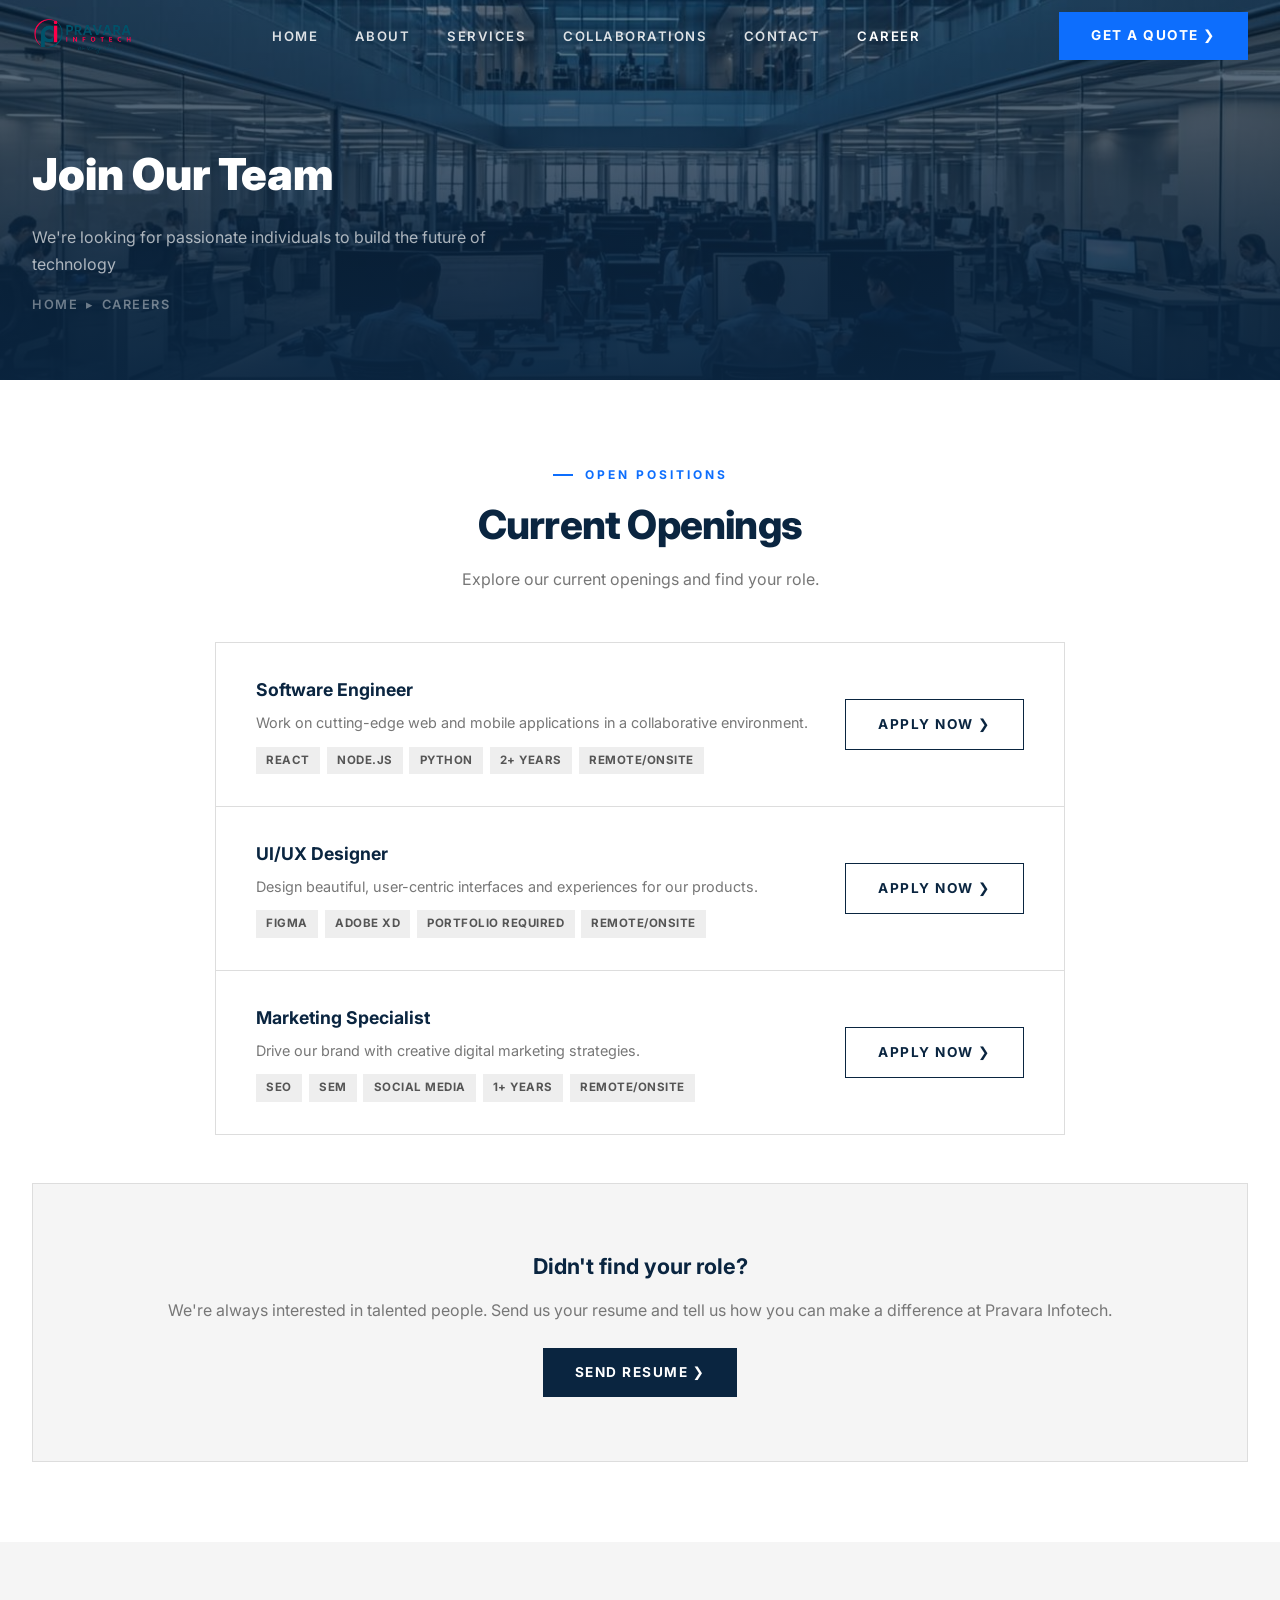
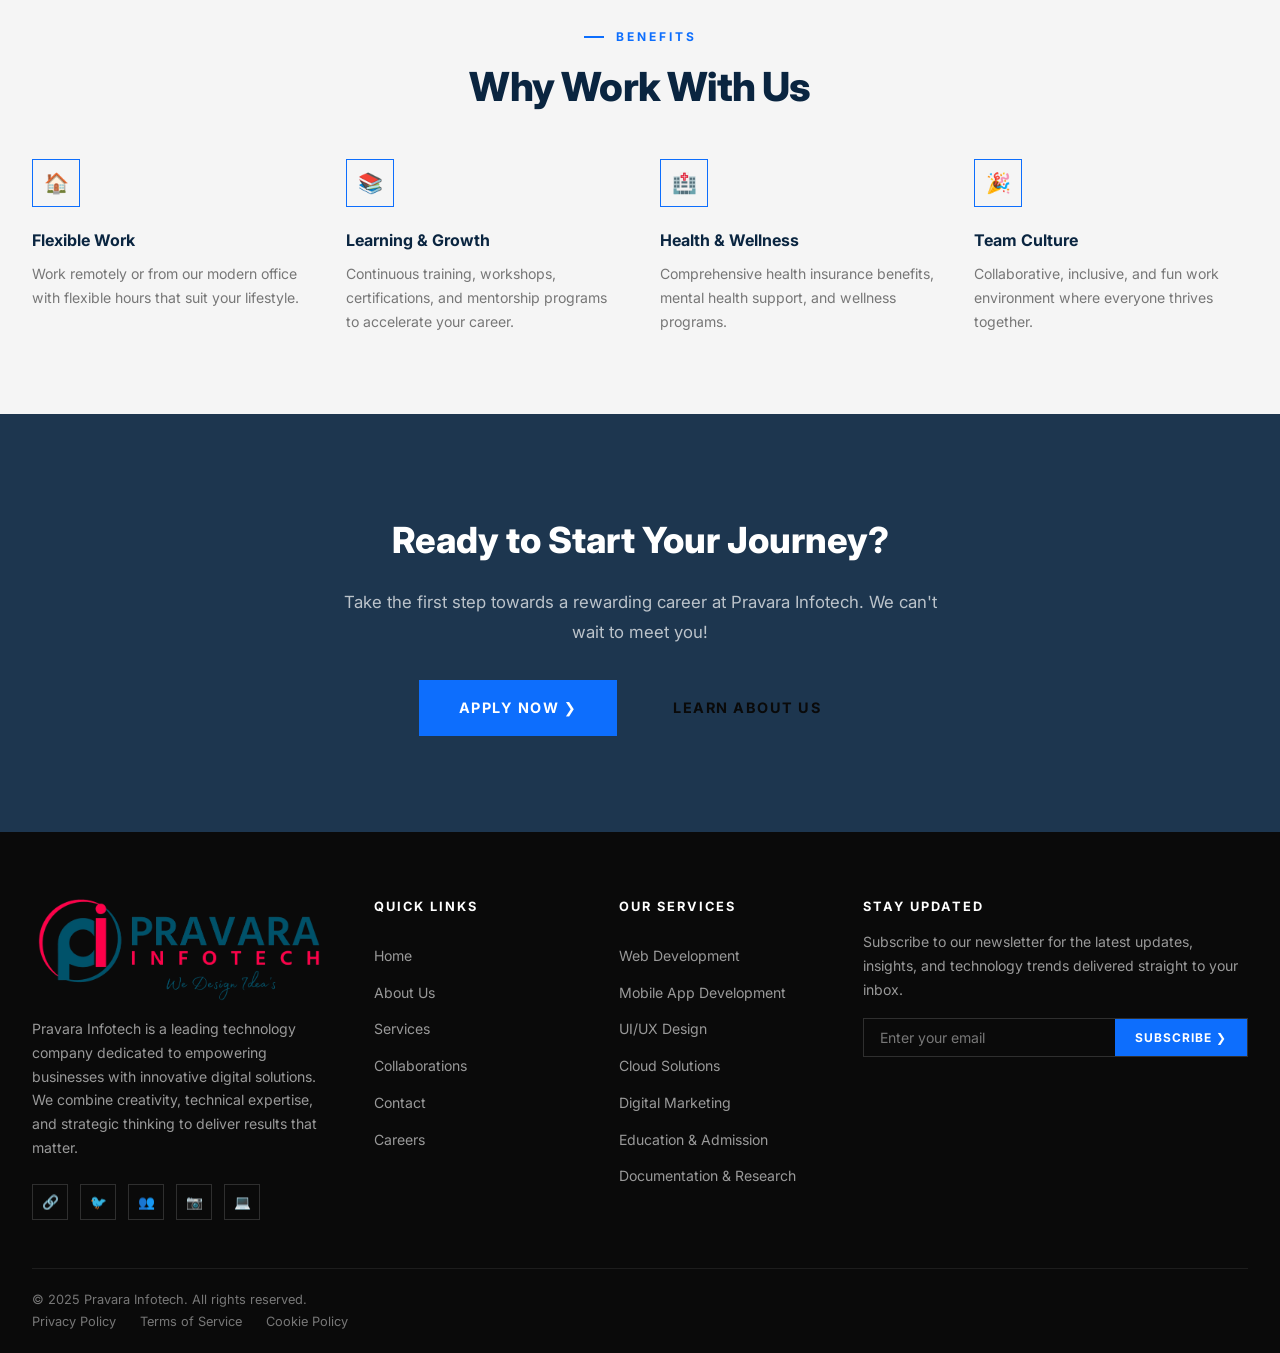
<file: career.html>
<!DOCTYPE html>
<html lang="en">
<head>
    <meta charset="UTF-8">
    <meta name="viewport" content="width=device-width, initial-scale=1.0">
    <meta name="description" content="Join Pravara Infotech - Explore career opportunities and build the future of technology with our passionate team.">
    <meta name="keywords" content="Pravara Infotech careers, jobs, technology careers, software engineer jobs, UI/UX designer jobs, marketing jobs">
    <meta name="author" content="Pravara Infotech">
    <meta name="robots" content="index, follow">
    <meta property="og:title" content="Careers | Pravara Infotech - Join Our Team">
    <meta property="og:description" content="We're looking for passionate individuals to build the future of technology. Explore our current openings.">
    <meta property="og:type" content="website">
    <meta property="og:url" content="https://pravarainfotech.com/career.html">
    <meta name="twitter:card" content="summary_large_image">
    <meta name="twitter:title" content="Careers | Pravara Infotech - Join Our Team">
    <meta name="twitter:description" content="We're looking for passionate individuals to build the future of technology.">
    <title>Careers | Pravara Infotech</title>
    <link rel="preconnect" href="https://fonts.googleapis.com">
    <link rel="preconnect" href="https://fonts.gstatic.com" crossorigin>
    <link href="https://fonts.googleapis.com/css2?family=Inter:wght@300;400;500;600;700;800;900&display=swap" rel="stylesheet">
    <link rel="stylesheet" href="css/style.css">
    <link rel="icon" type="image/png" href="images/logo.png">
</head>
<body>

    <!-- ========== NAVBAR ========== -->
    <nav class="navbar" id="navbar">
        <div class="container">
            <a href="index.html" class="navbar-brand">
                <img src="images/logo.png" alt="Pravara Infotech Logo">
            </a>
            <ul class="navbar-menu" id="navbarMenu">
                <li><a href="index.html">Home</a></li>
                <li><a href="about.html">About</a></li>
                <li><a href="services.html">Services</a></li>
                <li><a href="collaborations.html">Collaborations</a></li>
                <li><a href="contact.html">Contact</a></li>
                <li><a href="career.html" class="active">Career</a></li>
                <li class="mobile-menu-cta"><a href="contact.html" class="btn btn-primary">Get a Quote &#10095;</a></li>
            </ul>
            <a href="contact.html" class="btn btn-primary navbar-cta desktop-only">Get a Quote &#10095;</a>
            <button class="menu-toggle" id="menuToggle" aria-label="Toggle navigation menu">
                <span></span>
                <span></span>
                <span></span>
            </button>
        </div>
    </nav>
    <div class="mobile-overlay" id="mobileOverlay"></div>

    <!-- ========== PAGE HERO ========== -->
    <section class="page-hero" style="background-image: url('images/hero-bg.jpg');">
        <div class="hero-overlay"></div>
        <div class="container">
            <div class="page-hero-content reveal">
                <h1>Join Our Team</h1>
                <p>We're looking for passionate individuals to build the future of technology</p>
                <div class="breadcrumb">
                    <a href="index.html">Home</a>
                    <span class="separator">&#9656;</span>
                    <span>Careers</span>
                </div>
            </div>
        </div>
    </section>

    <!-- ========== OPEN POSITIONS ========== -->
    <section class="section" id="openings">
        <div class="container">
            <div class="text-center reveal">
                <span class="section-tag">Open Positions</span>
                <h2 class="section-title">Current Openings</h2>
                <p class="section-desc">Explore our current openings and find your role.</p>
            </div>

            <div class="jobs-list">

                <!-- Job 1: Software Engineer -->
                <div class="job-card reveal">
                    <div class="job-info">
                        <h3>Software Engineer</h3>
                        <p>Work on cutting-edge web and mobile applications in a collaborative environment.</p>
                        <div class="job-tags">
                            <span class="job-tag">React</span>
                            <span class="job-tag">Node.js</span>
                            <span class="job-tag">Python</span>
                            <span class="job-tag">2+ Years</span>
                            <span class="job-tag">Remote/Onsite</span>
                        </div>
                    </div>
                    <a href="contact.html" class="btn btn-outline-dark btn-sm">Apply Now &#10095;</a>
                </div>

                <!-- Job 2: UI/UX Designer -->
                <div class="job-card reveal">
                    <div class="job-info">
                        <h3>UI/UX Designer</h3>
                        <p>Design beautiful, user-centric interfaces and experiences for our products.</p>
                        <div class="job-tags">
                            <span class="job-tag">Figma</span>
                            <span class="job-tag">Adobe XD</span>
                            <span class="job-tag">Portfolio Required</span>
                            <span class="job-tag">Remote/Onsite</span>
                        </div>
                    </div>
                    <a href="contact.html" class="btn btn-outline-dark btn-sm">Apply Now &#10095;</a>
                </div>

                <!-- Job 3: Marketing Specialist -->
                <div class="job-card reveal">
                    <div class="job-info">
                        <h3>Marketing Specialist</h3>
                        <p>Drive our brand with creative digital marketing strategies.</p>
                        <div class="job-tags">
                            <span class="job-tag">SEO</span>
                            <span class="job-tag">SEM</span>
                            <span class="job-tag">Social Media</span>
                            <span class="job-tag">1+ Years</span>
                            <span class="job-tag">Remote/Onsite</span>
                        </div>
                    </div>
                    <a href="contact.html" class="btn btn-outline-dark btn-sm">Apply Now &#10095;</a>
                </div>

            </div>

            <!-- ========== CAREER CTA ========== -->
            <div class="career-cta reveal">
                <h3>Didn't find your role?</h3>
                <p>We're always interested in talented people. Send us your resume and tell us how you can make a difference at Pravara Infotech.</p>
                <a href="contact.html" class="btn btn-dark">Send Resume &#10095;</a>
            </div>

        </div>
    </section>

    <!-- ========== WHY JOIN US ========== -->
    <section class="section" style="background: var(--gray-50);">
        <div class="container">
            <div class="text-center reveal">
                <span class="section-tag">Benefits</span>
                <h2 class="section-title">Why Work With Us</h2>
            </div>

            <div class="features-grid">

                <div class="feature-item reveal">
                    <div class="feature-icon">&#127968;</div>
                    <h3>Flexible Work</h3>
                    <p>Work remotely or from our modern office with flexible hours that suit your lifestyle.</p>
                </div>

                <div class="feature-item reveal">
                    <div class="feature-icon">&#128218;</div>
                    <h3>Learning &amp; Growth</h3>
                    <p>Continuous training, workshops, certifications, and mentorship programs to accelerate your career.</p>
                </div>

                <div class="feature-item reveal">
                    <div class="feature-icon">&#127973;</div>
                    <h3>Health &amp; Wellness</h3>
                    <p>Comprehensive health insurance benefits, mental health support, and wellness programs.</p>
                </div>

                <div class="feature-item reveal">
                    <div class="feature-icon">&#127881;</div>
                    <h3>Team Culture</h3>
                    <p>Collaborative, inclusive, and fun work environment where everyone thrives together.</p>
                </div>

            </div>
        </div>
    </section>

    <!-- ========== CTA SECTION ========== -->
    <section class="cta-section" style="background-image: url('images/cta-bg.jpg');">
        <div class="container">
            <div class="cta-inner reveal">
                <h2>Ready to Start Your Journey?</h2>
                <p>Take the first step towards a rewarding career at Pravara Infotech. We can't wait to meet you!</p>
                <div class="cta-buttons">
                    <a href="contact.html" class="btn btn-primary btn-lg">Apply Now &#10095;</a>
                    <a href="about.html" class="btn btn-outline btn-lg">Learn About Us</a>
                </div>
            </div>
        </div>
    </section>

    <!-- ========== FOOTER ========== -->
    <footer class="footer" id="footer">
        <div class="container">
            <div class="footer-grid">

                <div class="footer-brand">
                    <a href="index.html">
                        <img src="images/logo.png" alt="Pravara Infotech Logo">
                    </a>
                    <p>Pravara Infotech is a leading technology company dedicated to empowering businesses with innovative digital solutions. We combine creativity, technical expertise, and strategic thinking to deliver results that matter.</p>
                    <div class="footer-social">
                        <a href="#" aria-label="Facebook">&#128279;</a>
                        <a href="#" aria-label="Twitter">&#128038;</a>
                        <a href="#" aria-label="LinkedIn">&#128101;</a>
                        <a href="#" aria-label="Instagram">&#128247;</a>
                        <a href="#" aria-label="GitHub">&#128187;</a>
                    </div>
                </div>

                <div class="footer-col footer-links">
                    <h4>Quick Links</h4>
                    <ul>
                        <li><a href="index.html">Home</a></li>
                        <li><a href="about.html">About Us</a></li>
                        <li><a href="services.html">Services</a></li>
                        <li><a href="collaborations.html">Collaborations</a></li>
                        <li><a href="contact.html">Contact</a></li>
                        <li><a href="career.html">Careers</a></li>
                    </ul>
                </div>

                <div class="footer-col footer-services">
                    <h4>Our Services</h4>
                    <ul>
                        <li><a href="services.html">Web Development</a></li>
                        <li><a href="services.html">Mobile App Development</a></li>
                        <li><a href="services.html">UI/UX Design</a></li>
                        <li><a href="services.html">Cloud Solutions</a></li>
                        <li><a href="services.html">Digital Marketing</a></li>
                        <li><a href="services.html">Education &amp; Admission</a></li>
                        <li><a href="services.html">Documentation &amp; Research</a></li>
                    </ul>
                </div>

                <div class="footer-col footer-newsletter">
                    <h4>Stay Updated</h4>
                    <p>Subscribe to our newsletter for the latest updates, insights, and technology trends delivered straight to your inbox.</p>
                    <form class="newsletter-form" action="#" method="POST">
                        <input type="email" name="email" placeholder="Enter your email" required aria-label="Email address">
                        <button type="submit" class="btn btn-primary">Subscribe &#10095;</button>
                    </form>
                </div>

            </div>
        </div>
        <div class="footer-bottom">
            <div class="container">
                <p>&copy; 2025 Pravara Infotech. All rights reserved.</p>
                <div class="footer-bottom-links">
                    <a href="#">Privacy Policy</a>
                    <a href="#">Terms of Service</a>
                    <a href="#">Cookie Policy</a>
                </div>
            </div>
        </div>
    </footer>

    <!-- ========== SCROLL TO TOP ========== -->
    <button class="scroll-top" id="scrollTop" aria-label="Scroll to top">&#8593;</button>

    <script src="js/script.js"></script>
</body>
</html>
</file>
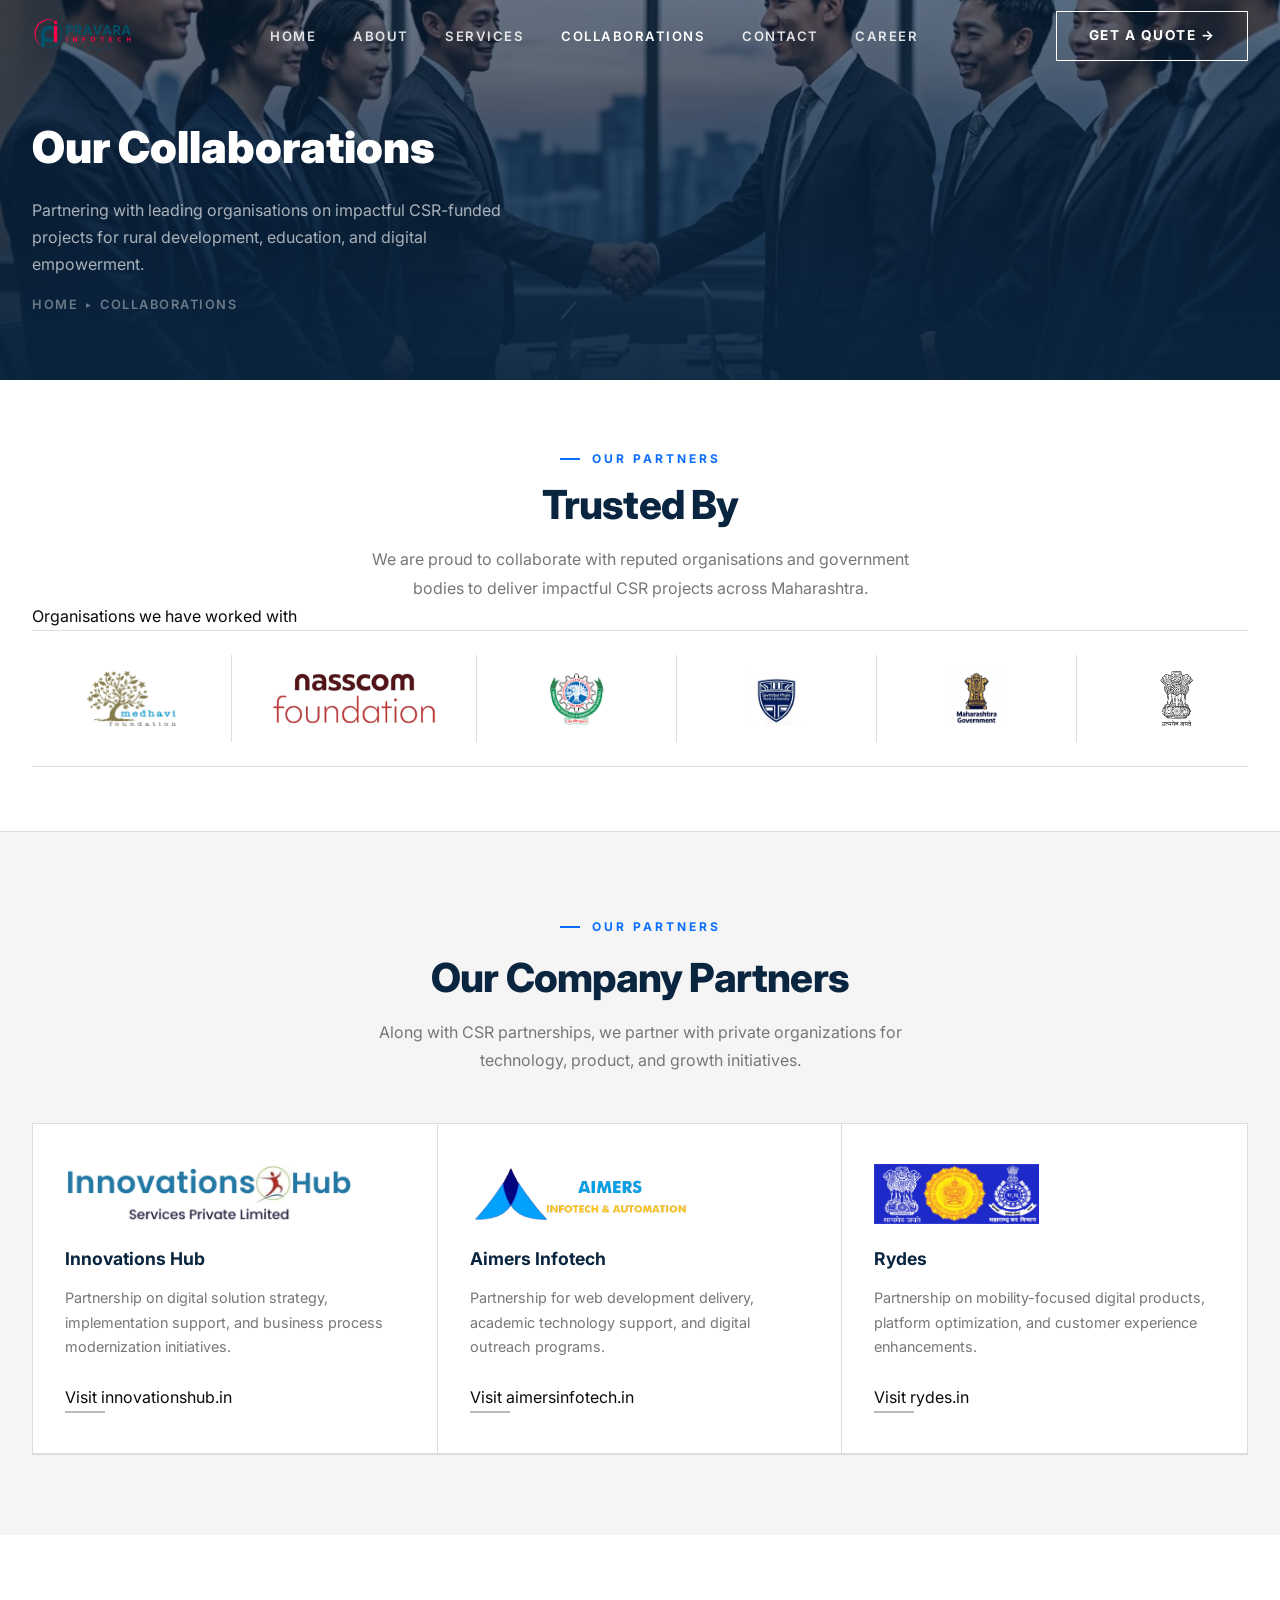
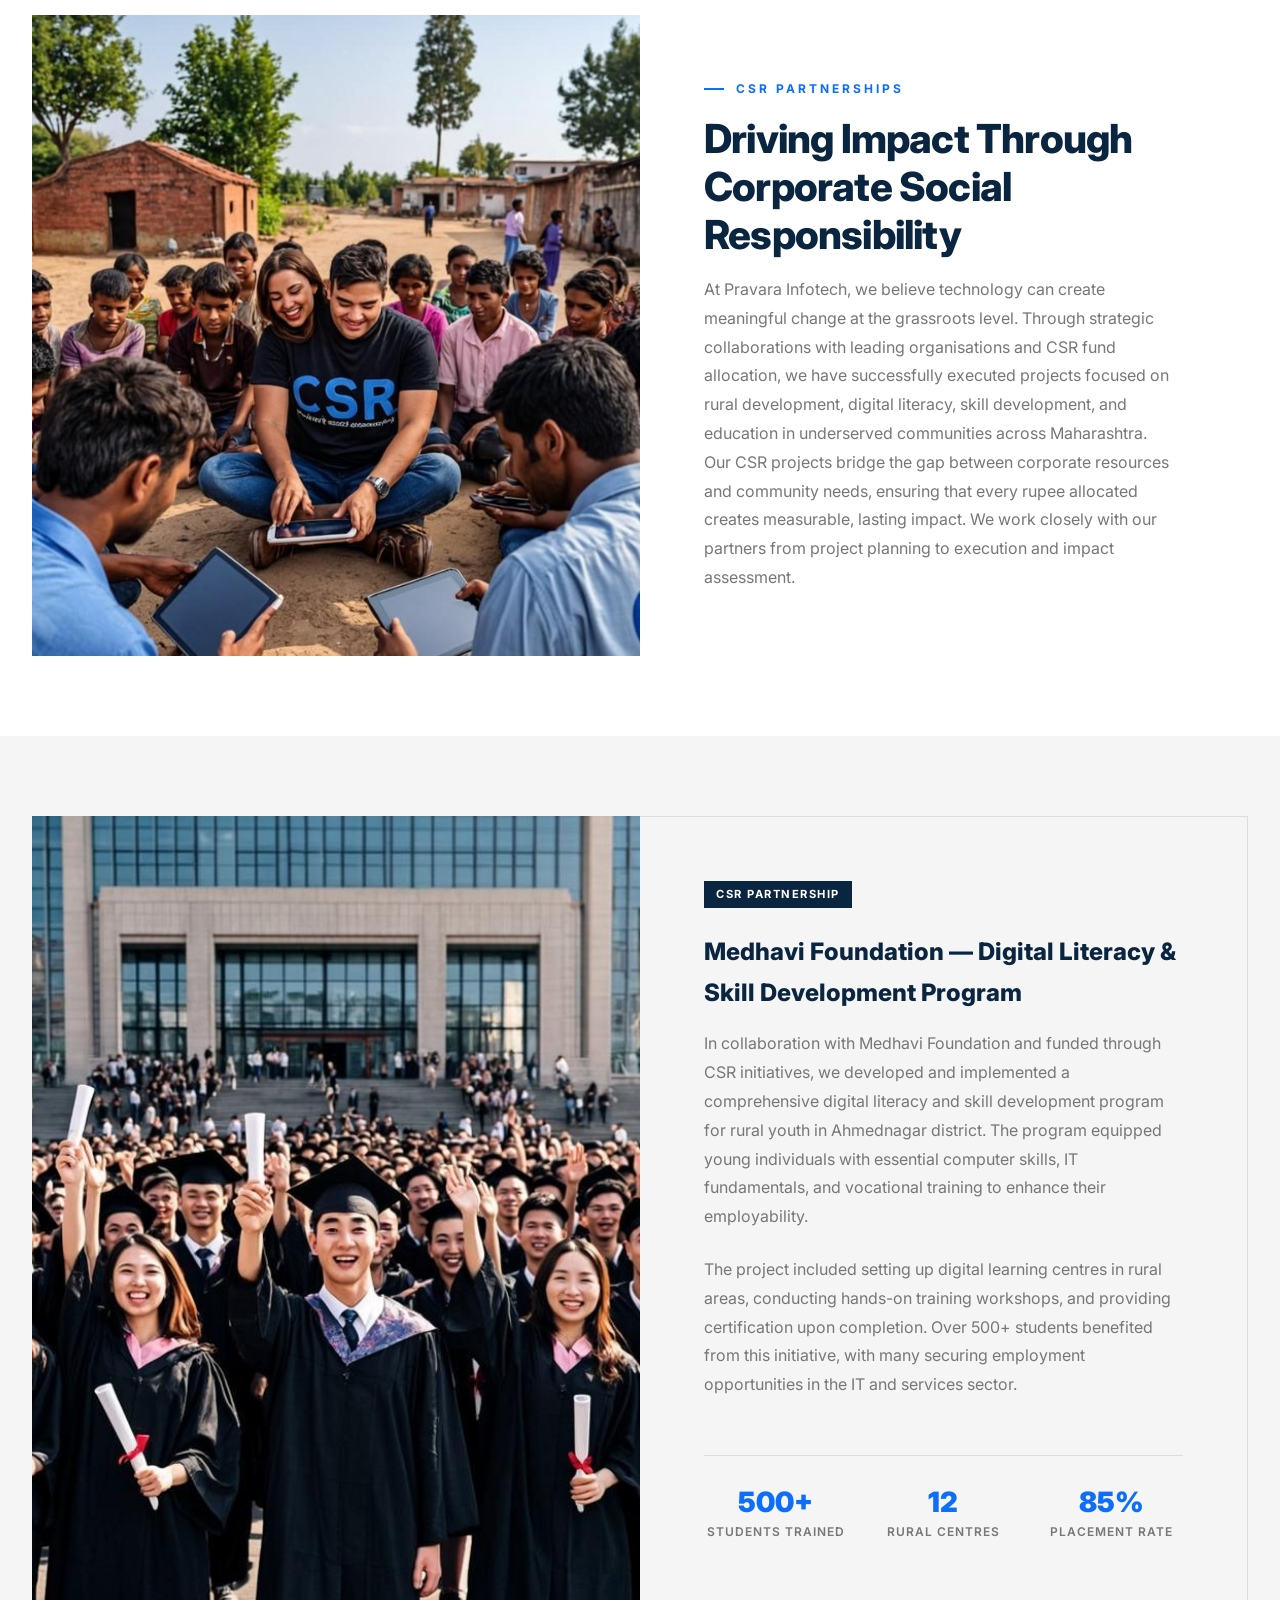
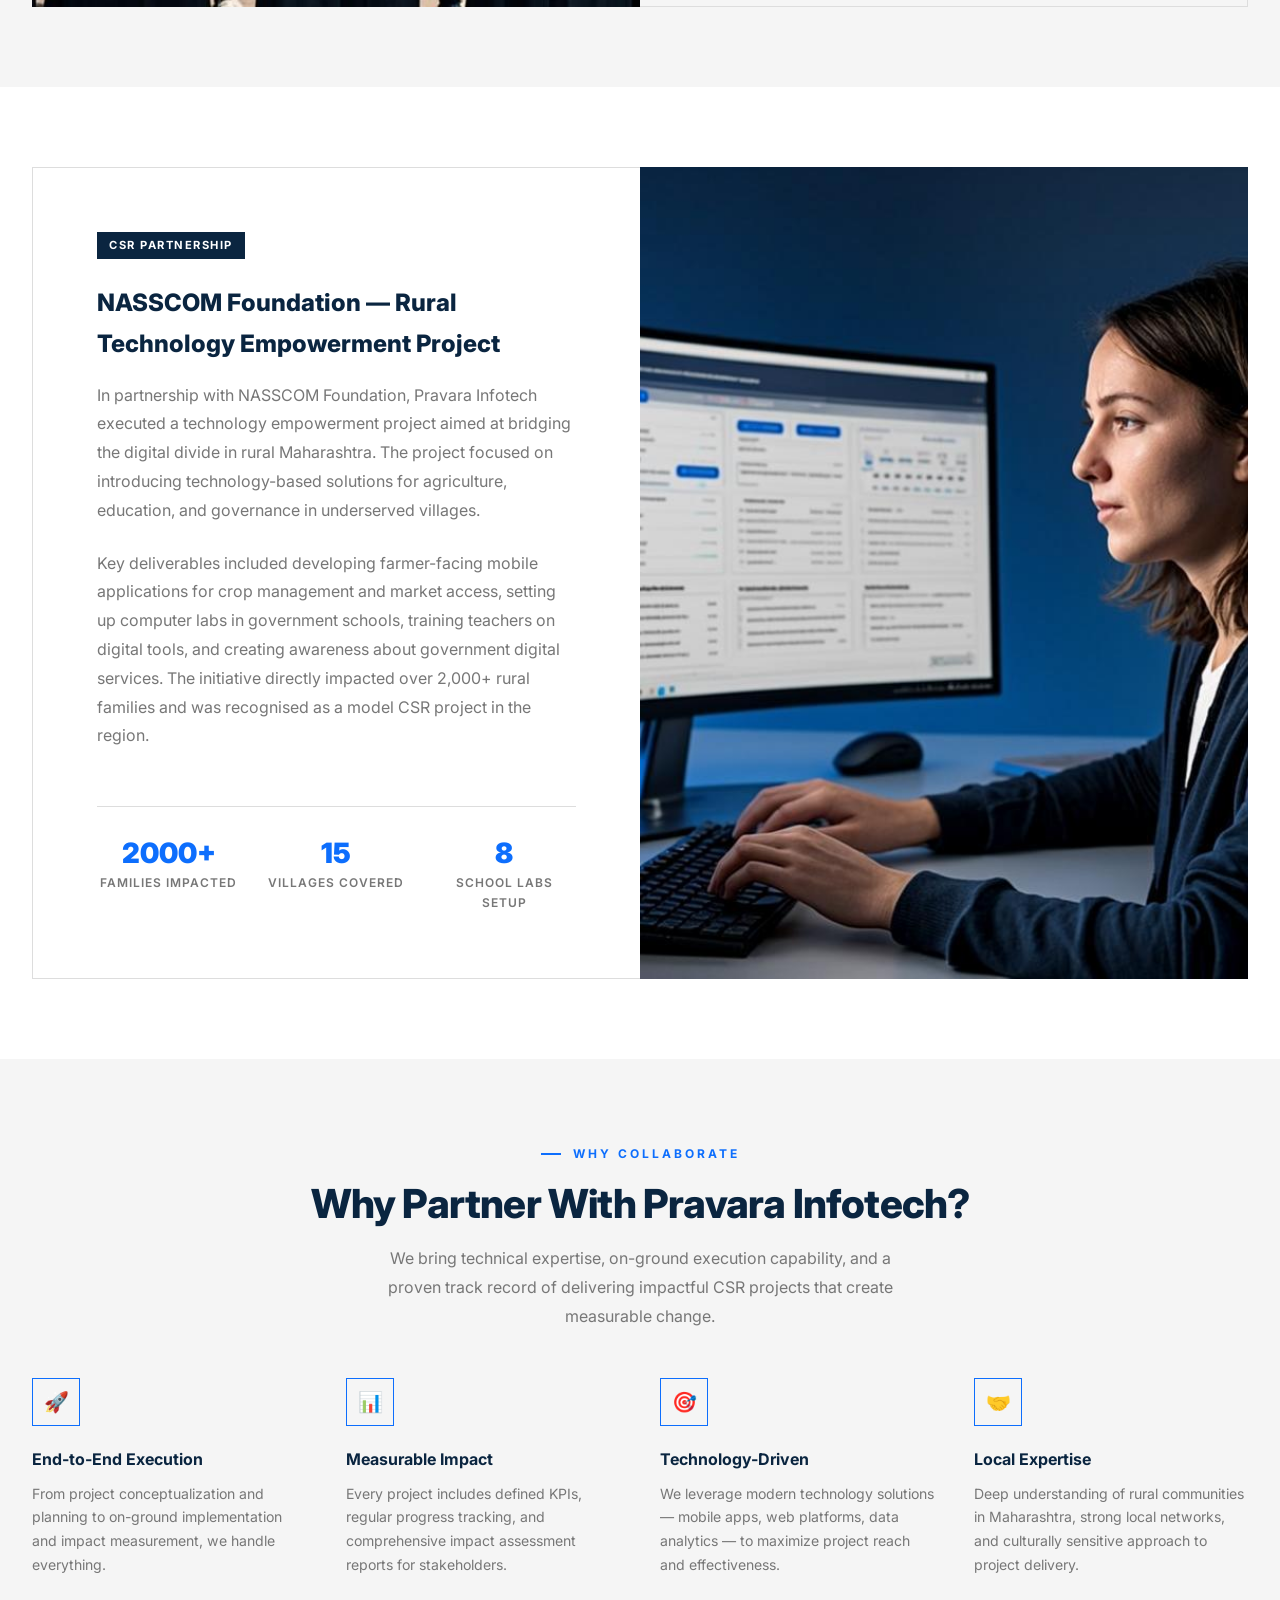
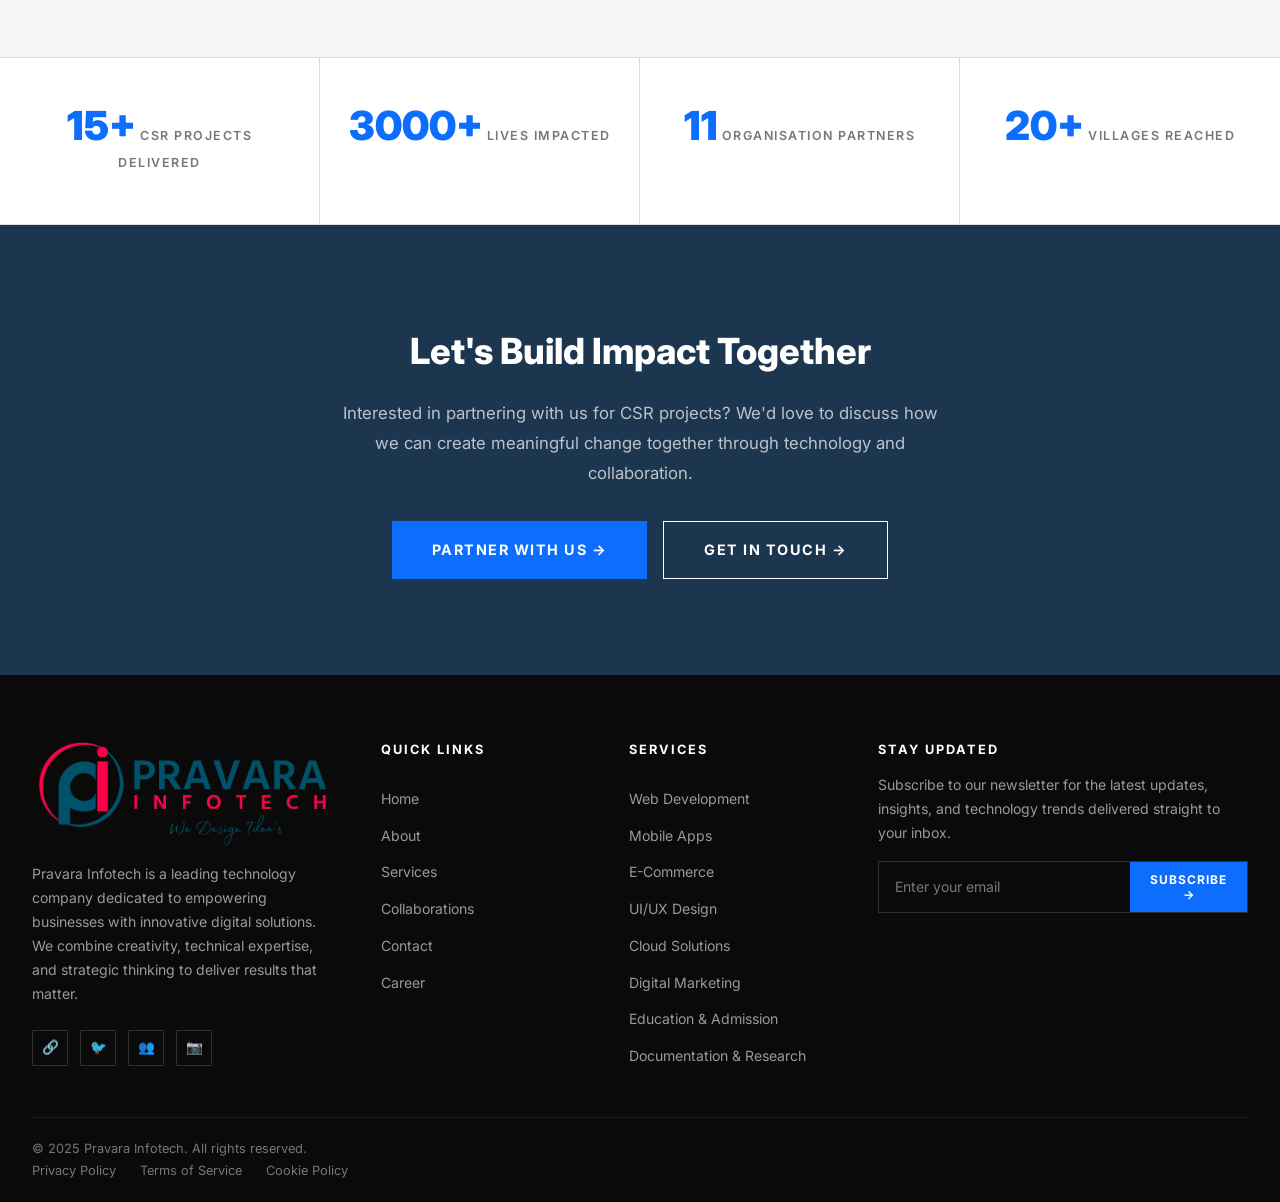
<file: collaborations.html>
<!DOCTYPE html>
<html lang="en">
<head>
    <meta charset="UTF-8">
    <meta name="viewport" content="width=device-width, initial-scale=1.0">
    <meta name="description" content="Pravara Infotech Collaborations - Partnering with Medhavi Foundation, NASSCOM and leading organisations on CSR-funded projects for rural development and digital empowerment.">
    <meta name="keywords" content="Pravara Infotech, collaborations, CSR, Medhavi Foundation, NASSCOM, partnerships, corporate social responsibility">
    <meta name="author" content="Pravara Infotech">
    <meta name="robots" content="index, follow">
    <meta property="og:title" content="Collaborations | Pravara Infotech">
    <meta property="og:description" content="Partnering with leading organisations on CSR-funded projects for rural development and digital empowerment.">
    <meta property="og:type" content="website">
    <title>Collaborations | Pravara Infotech</title>
    <link rel="preconnect" href="https://fonts.googleapis.com">
    <link rel="preconnect" href="https://fonts.gstatic.com" crossorigin>
    <link href="https://fonts.googleapis.com/css2?family=Inter:wght@300;400;500;600;700;800;900&display=swap" rel="stylesheet">
    <link rel="stylesheet" href="css/style.css">
    <link rel="icon" type="image/png" href="images/logo.png">
</head>
<body>

    <!-- ========== NAVBAR ========== -->
    <nav class="navbar" id="navbar">
        <div class="container">
            <a href="index.html" class="navbar-brand">
                <img src="images/logo.png" alt="Pravara Infotech Logo">
            </a>
            <ul class="navbar-menu" id="navbarMenu">
                <li><a href="index.html">Home</a></li>
                <li><a href="about.html">About</a></li>
                <li><a href="services.html">Services</a></li>
                <li><a href="collaborations.html" class="active">Collaborations</a></li>
                <li><a href="contact.html">Contact</a></li>
                <li><a href="career.html">Career</a></li>
                <li class="mobile-menu-cta"><a href="contact.html" class="btn btn-primary">Get a Quote &#8594;</a></li>
            </ul>
            <a href="contact.html" class="btn btn-outline-white navbar-cta desktop-only">Get a Quote &#8594;</a>
            <button class="menu-toggle" id="menuToggle" aria-label="Toggle navigation menu">
                <span></span>
                <span></span>
                <span></span>
            </button>
        </div>
    </nav>
    <div class="mobile-overlay" id="mobileOverlay"></div>

    <!-- ========== PAGE HERO ========== -->
    <section class="page-hero" style="background-image: url('images/collab-hero.jpg');">
        <div class="hero-overlay"></div>
        <div class="container">
            <div class="page-hero-content">
                <h1>Our Collaborations</h1>
                <p>Partnering with leading organisations on impactful CSR-funded projects for rural development, education, and digital empowerment.</p>
                <div class="breadcrumb">
                    <a href="index.html">Home</a>
                    <span class="sep">&#9656;</span>
                    <span>Collaborations</span>
                </div>
            </div>
        </div>
    </section>

    <!-- ========== TRUSTED BY SECTION ========== -->
    <section class="trusted-by-section">
        <div class="container reveal">
            <div class="text-center">
                <span class="section-tag">Our Partners</span>
                <h2 class="section-title">Trusted By</h2>
                <p class="section-desc">We are proud to collaborate with reputed organisations and government bodies to deliver impactful CSR projects across Maharashtra.</p>
            </div>
            <p class="trusted-label reveal">Organisations we have worked with</p>
            <div class="trusted-ticker-wrapper reveal">
                <div class="trusted-ticker">
                    <div class="trusted-logo-item">
                        <img src="images/logo-medhavi.png" alt="Medhavi Foundation">
                    </div>
                    <div class="trusted-logo-item">
                        <img src="images/logo-nasscom.png" alt="NASSCOM Foundation">
                    </div>
                    <div class="trusted-logo-item">
                        <img src="images/logo-amrutvahini.png" alt="Amrutvahini College">
                    </div>
                    <div class="trusted-logo-item">
                        <img src="images/logo-sppu.png" alt="Savitribai Phule Pune University">
                    </div>
                    <div class="trusted-logo-item">
                        <img src="images/logo-maharashtra.png" alt="District Administration">
                    </div>
                    <div class="trusted-logo-item">
                        <img src="images/logo-zillaparishad.png" alt="Zilla Parishad Ahmednagar">
                    </div>
                    <div class="trusted-logo-item">
                        <img src="images/logo-mahadcom.png" alt="MAHADCOM Government">
                    </div>
                    <div class="trusted-logo-item">
                        <img src="images/logo-nsdc.png" alt="NSDC India">
                    </div>
                    <!-- Duplicate for infinite scroll -->
                    <div class="trusted-logo-item">
                        <img src="images/logo-medhavi.png" alt="Medhavi Foundation">
                    </div>
                    <div class="trusted-logo-item">
                        <img src="images/logo-nasscom.png" alt="NASSCOM Foundation">
                    </div>
                    <div class="trusted-logo-item">
                        <img src="images/logo-amrutvahini.png" alt="Amrutvahini College">
                    </div>
                    <div class="trusted-logo-item">
                        <img src="images/logo-sppu.png" alt="Savitribai Phule Pune University">
                    </div>
                    <div class="trusted-logo-item">
                        <img src="images/logo-maharashtra.png" alt="District Administration">
                    </div>
                    <div class="trusted-logo-item">
                        <img src="images/logo-zillaparishad.png" alt="Zilla Parishad Ahmednagar">
                    </div>
                    <div class="trusted-logo-item">
                        <img src="images/logo-mahadcom.png" alt="MAHADCOM Government">
                    </div>
                    <div class="trusted-logo-item">
                        <img src="images/logo-nsdc.png" alt="NSDC India">
                    </div>
                </div>
            </div>
        </div>
    </section>

    <!-- ========== OUR PARTNERS ========== -->
    <section class="section" style="background: var(--gray-50);">
        <div class="container">
            <div class="text-center reveal">
                <span class="section-tag">Our Partners</span>
                <h2 class="section-title">Our Company Partners</h2>
                <p class="section-desc">Along with CSR partnerships, we partner with private organizations for technology, product, and growth initiatives.</p>
            </div>
            <div class="services-grid">

                <div class="service-card reveal" style="padding: 2.5rem 2rem;">
                    <div style="margin-bottom: 1.25rem;">
                        <img src="images/logo-innovationshub.png" alt="Innovations Hub" style="max-height: 60px; width: auto; object-fit: contain;">
                    </div>
                    <h3 class="service-card-title">Innovations Hub</h3>
                    <p class="service-card-desc">Partnership on digital solution strategy, implementation support, and business process modernization initiatives.</p>
                    <p style="margin-top: 0.75rem;"><a href="https://innovationshub.in/" target="_blank" rel="noopener noreferrer">Visit innovationshub.in</a></p>
                    <div class="service-card-line"></div>
                </div>

                <div class="service-card reveal" style="padding: 2.5rem 2rem;">
                    <div style="margin-bottom: 1.25rem;">
                        <img src="images/logo-aimersinfotech.png" alt="Aimers Infotech" style="max-height: 60px; width: auto; object-fit: contain;">
                    </div>
                    <h3 class="service-card-title">Aimers Infotech</h3>
                    <p class="service-card-desc">Partnership for web development delivery, academic technology support, and digital outreach programs.</p>
                    <p style="margin-top: 0.75rem;"><a href="https://aimersinfotech.in/Frontend/index" target="_blank" rel="noopener noreferrer">Visit aimersinfotech.in</a></p>
                    <div class="service-card-line"></div>
                </div>

                <div class="service-card reveal" style="padding: 2.5rem 2rem;">
                    <div style="margin-bottom: 1.25rem;">
                        <img src="images/logo-rydes.png" alt="Rydes" style="max-height: 60px; width: auto; object-fit: contain;">
                    </div>
                    <h3 class="service-card-title">Rydes</h3>
                    <p class="service-card-desc">Partnership on mobility-focused digital products, platform optimization, and customer experience enhancements.</p>
                    <p style="margin-top: 0.75rem;"><a href="https://rydes.in/" target="_blank" rel="noopener noreferrer">Visit rydes.in</a></p>
                    <div class="service-card-line"></div>
                </div>

            </div>
        </div>
    </section>

    <!-- ========== COLLAB INTRO ========== -->
    <section class="section">
        <div class="container">
            <div class="about-split reveal">
                <div class="about-split-image">
                    <img src="images/collab-csr.jpg" alt="CSR Projects">
                </div>
                <div class="about-split-content">
                    <span class="section-tag">CSR Partnerships</span>
                    <h2 class="section-title">Driving Impact Through Corporate Social Responsibility</h2>
                    <p class="section-desc">At Pravara Infotech, we believe technology can create meaningful change at the grassroots level. Through strategic collaborations with leading organisations and CSR fund allocation, we have successfully executed projects focused on rural development, digital literacy, skill development, and education in underserved communities across Maharashtra.</p>
                    <p class="section-desc">Our CSR projects bridge the gap between corporate resources and community needs, ensuring that every rupee allocated creates measurable, lasting impact. We work closely with our partners from project planning to execution and impact assessment.</p>
                </div>
            </div>
        </div>
    </section>

    <!-- ========== PROJECT 1: MEDHAVI FOUNDATION ========== -->
    <section class="section" style="background: var(--gray-50);">
        <div class="container">
            <div class="collab-projects-grid reveal">
                <div class="collab-project-img">
                    <img src="images/svc-education.jpg" alt="Medhavi Foundation Project">
                </div>
                <div class="collab-project-content">
                    <span class="partner-tag">CSR Partnership</span>
                    <h3>Medhavi Foundation &mdash; Digital Literacy &amp; Skill Development Program</h3>
                    <p>In collaboration with Medhavi Foundation and funded through CSR initiatives, we developed and implemented a comprehensive digital literacy and skill development program for rural youth in Ahmednagar district. The program equipped young individuals with essential computer skills, IT fundamentals, and vocational training to enhance their employability.</p>
                    <p>The project included setting up digital learning centres in rural areas, conducting hands-on training workshops, and providing certification upon completion. Over 500+ students benefited from this initiative, with many securing employment opportunities in the IT and services sector.</p>
                    <div class="collab-highlights">
                        <div class="collab-highlight-item">
                            <span class="num">500+</span>
                            <span class="lbl">Students Trained</span>
                        </div>
                        <div class="collab-highlight-item">
                            <span class="num">12</span>
                            <span class="lbl">Rural Centres</span>
                        </div>
                        <div class="collab-highlight-item">
                            <span class="num">85%</span>
                            <span class="lbl">Placement Rate</span>
                        </div>
                    </div>
                </div>
            </div>
        </div>
    </section>

    <!-- ========== PROJECT 2: NASSCOM ========== -->
    <section class="section">
        <div class="container">
            <div class="collab-projects-grid reveal">
                <div class="collab-project-content" style="border-left: 1px solid var(--gray-200); border-right: none;">
                    <span class="partner-tag">CSR Partnership</span>
                    <h3>NASSCOM Foundation &mdash; Rural Technology Empowerment Project</h3>
                    <p>In partnership with NASSCOM Foundation, Pravara Infotech executed a technology empowerment project aimed at bridging the digital divide in rural Maharashtra. The project focused on introducing technology-based solutions for agriculture, education, and governance in underserved villages.</p>
                    <p>Key deliverables included developing farmer-facing mobile applications for crop management and market access, setting up computer labs in government schools, training teachers on digital tools, and creating awareness about government digital services. The initiative directly impacted over 2,000+ rural families and was recognised as a model CSR project in the region.</p>
                    <div class="collab-highlights">
                        <div class="collab-highlight-item">
                            <span class="num">2000+</span>
                            <span class="lbl">Families Impacted</span>
                        </div>
                        <div class="collab-highlight-item">
                            <span class="num">15</span>
                            <span class="lbl">Villages Covered</span>
                        </div>
                        <div class="collab-highlight-item">
                            <span class="num">8</span>
                            <span class="lbl">School Labs Setup</span>
                        </div>
                    </div>
                </div>
                <div class="collab-project-img">
                    <img src="images/svc-web.jpg" alt="NASSCOM Foundation Project">
                </div>
            </div>
        </div>
    </section>

    <!-- ========== WHY PARTNER WITH US ========== -->
    <section class="section" style="background: var(--gray-50);">
        <div class="container">
            <div class="text-center reveal">
                <span class="section-tag">Why Collaborate</span>
                <h2 class="section-title">Why Partner With Pravara Infotech?</h2>
                <p class="section-desc">We bring technical expertise, on-ground execution capability, and a proven track record of delivering impactful CSR projects that create measurable change.</p>
            </div>
            <div class="features-grid reveal">
                <div class="feature-item">
                    <div class="feature-icon">&#128640;</div>
                    <h3>End-to-End Execution</h3>
                    <p>From project conceptualization and planning to on-ground implementation and impact measurement, we handle everything.</p>
                </div>
                <div class="feature-item">
                    <div class="feature-icon">&#128202;</div>
                    <h3>Measurable Impact</h3>
                    <p>Every project includes defined KPIs, regular progress tracking, and comprehensive impact assessment reports for stakeholders.</p>
                </div>
                <div class="feature-item">
                    <div class="feature-icon">&#127919;</div>
                    <h3>Technology-Driven</h3>
                    <p>We leverage modern technology solutions — mobile apps, web platforms, data analytics — to maximize project reach and effectiveness.</p>
                </div>
                <div class="feature-item">
                    <div class="feature-icon">&#129309;</div>
                    <h3>Local Expertise</h3>
                    <p>Deep understanding of rural communities in Maharashtra, strong local networks, and culturally sensitive approach to project delivery.</p>
                </div>
            </div>
        </div>
    </section>

    <!-- ========== CSR IMPACT STATS ========== -->
    <div class="stats-bar">
        <div class="stat-item reveal">
            <span class="stat-number">15+</span>
            <span class="stat-label">CSR Projects Delivered</span>
        </div>
        <div class="stat-item reveal">
            <span class="stat-number">3000+</span>
            <span class="stat-label">Lives Impacted</span>
        </div>
        <div class="stat-item reveal">
            <span class="stat-number">11</span>
            <span class="stat-label">Organisation Partners</span>
        </div>
        <div class="stat-item reveal">
            <span class="stat-number">20+</span>
            <span class="stat-label">Villages Reached</span>
        </div>
    </div>

    <!-- ========== CTA SECTION ========== -->
    <section class="cta-section" style="background-image: url('images/cta-bg.jpg');">
        <div class="container">
            <div class="cta-inner reveal">
                <h2>Let's Build Impact Together</h2>
                <p>Interested in partnering with us for CSR projects? We'd love to discuss how we can create meaningful change together through technology and collaboration.</p>
                <div class="cta-buttons">
                    <a href="contact.html" class="btn btn-primary btn-lg">Partner With Us &#8594;</a>
                    <a href="contact.html" class="btn btn-outline-white btn-lg">Get in Touch &#8594;</a>
                </div>
            </div>
        </div>
    </section>

    <!-- ========== FOOTER ========== -->
    <footer class="footer">
        <div class="container">
            <div class="footer-grid">
                <div class="footer-brand">
                    <a href="index.html">
                        <img src="images/logo.png" alt="Pravara Infotech Logo">
                    </a>
                    <p>Pravara Infotech is a leading technology company dedicated to empowering businesses with innovative digital solutions. We combine creativity, technical expertise, and strategic thinking to deliver results that matter.</p>
                    <div class="footer-social">
                        <a href="#" aria-label="Facebook">&#128279;</a>
                        <a href="#" aria-label="Twitter">&#128038;</a>
                        <a href="#" aria-label="LinkedIn">&#128101;</a>
                        <a href="#" aria-label="Instagram">&#128247;</a>
                    </div>
                </div>
                <div class="footer-col">
                    <h4>Quick Links</h4>
                    <ul>
                        <li><a href="index.html">Home</a></li>
                        <li><a href="about.html">About</a></li>
                        <li><a href="services.html">Services</a></li>
                        <li><a href="collaborations.html">Collaborations</a></li>
                        <li><a href="contact.html">Contact</a></li>
                        <li><a href="career.html">Career</a></li>
                    </ul>
                </div>
                <div class="footer-col">
                    <h4>Services</h4>
                    <ul>
                        <li><a href="services.html">Web Development</a></li>
                        <li><a href="services.html">Mobile Apps</a></li>
                        <li><a href="services.html">E-Commerce</a></li>
                        <li><a href="services.html">UI/UX Design</a></li>
                        <li><a href="services.html">Cloud Solutions</a></li>
                        <li><a href="services.html">Digital Marketing</a></li>
                        <li><a href="services.html">Education &amp; Admission</a></li>
                        <li><a href="services.html">Documentation &amp; Research</a></li>
                    </ul>
                </div>
                <div class="footer-newsletter">
                    <h4>Stay Updated</h4>
                    <p>Subscribe to our newsletter for the latest updates, insights, and technology trends delivered straight to your inbox.</p>
                    <form class="newsletter-form" action="#" method="POST">
                        <input type="email" name="email" placeholder="Enter your email" required aria-label="Email address">
                        <button type="submit">Subscribe &#8594;</button>
                    </form>
                </div>
            </div>
        </div>
        <div class="footer-bottom">
            <div class="container">
                <p>&copy; 2025 Pravara Infotech. All rights reserved.</p>
                <div class="footer-bottom-links">
                    <a href="#">Privacy Policy</a>
                    <a href="#">Terms of Service</a>
                    <a href="#">Cookie Policy</a>
                </div>
            </div>
        </div>
    </footer>

    <!-- ========== SCROLL TO TOP ========== -->
    <button class="scroll-top" id="scrollTop" aria-label="Scroll to top">&#8593;</button>

    <script src="js/script.js"></script>
</body>
</html>
</file>
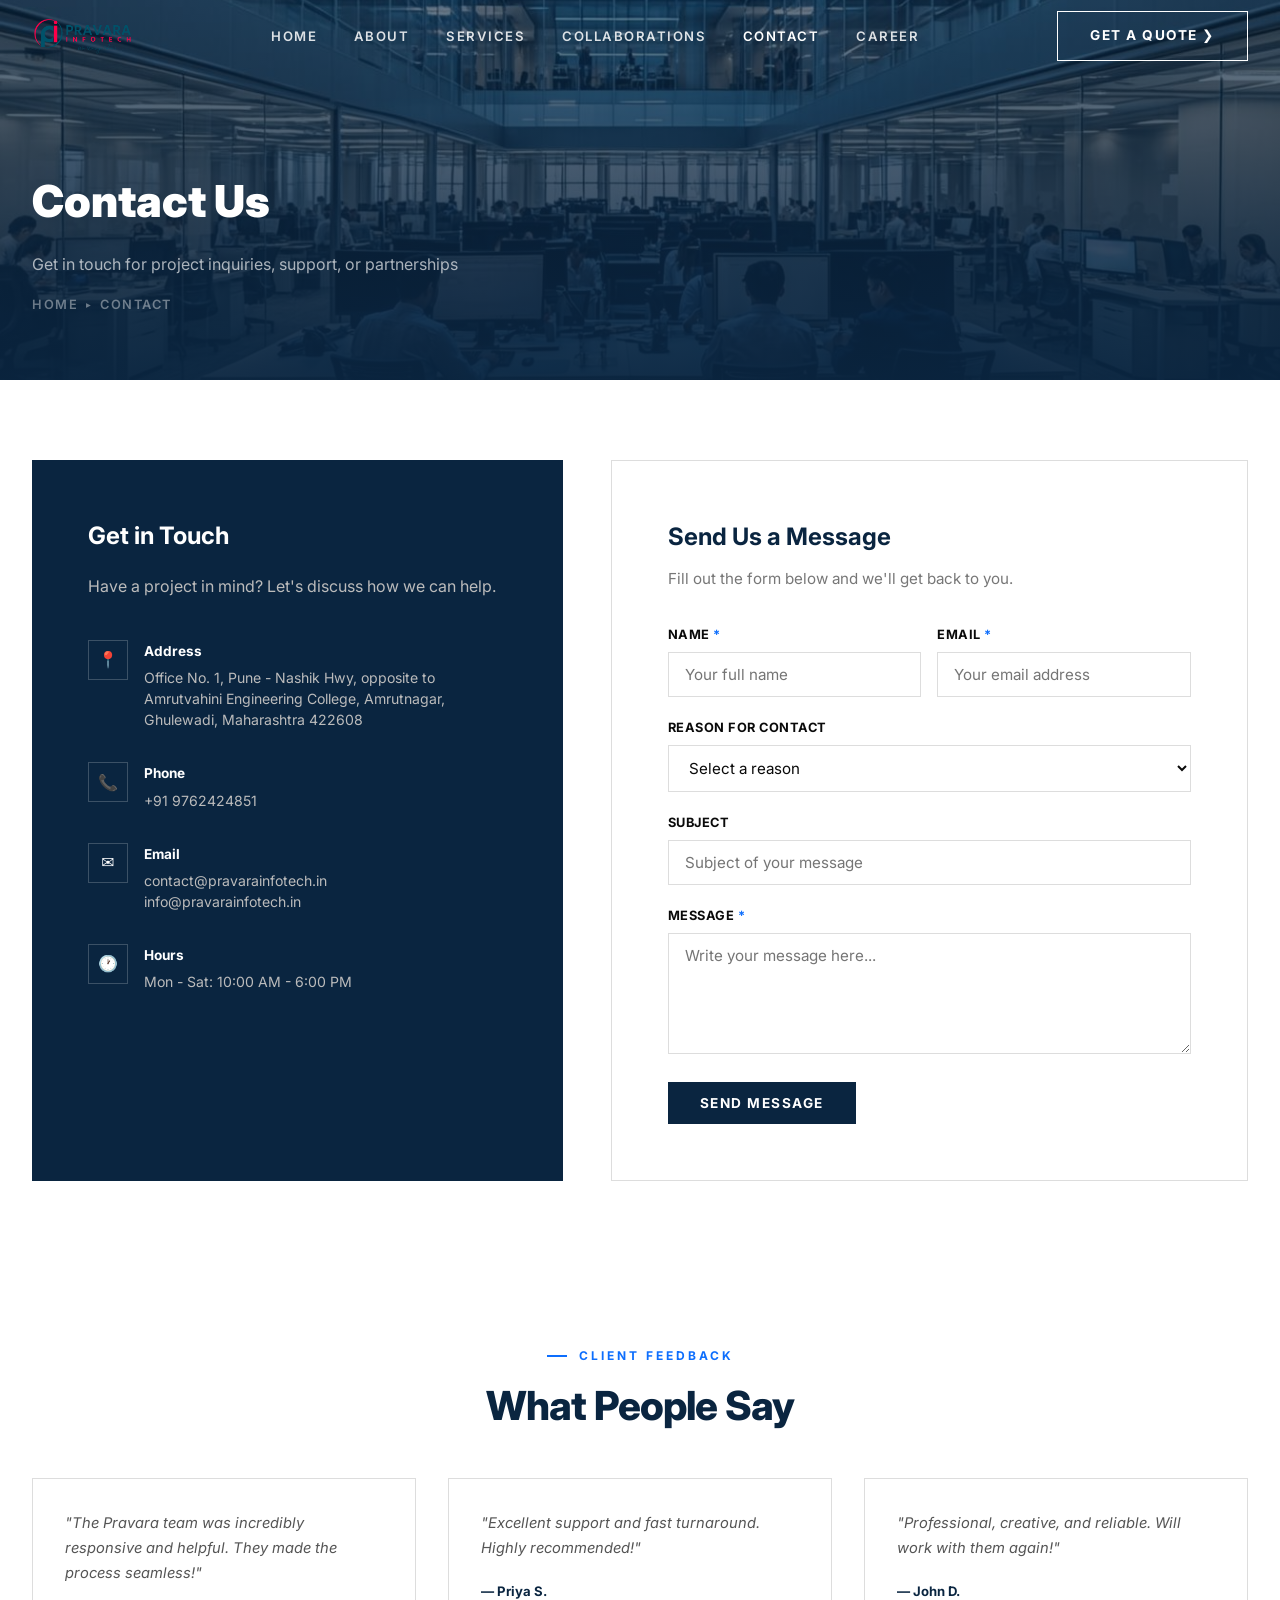
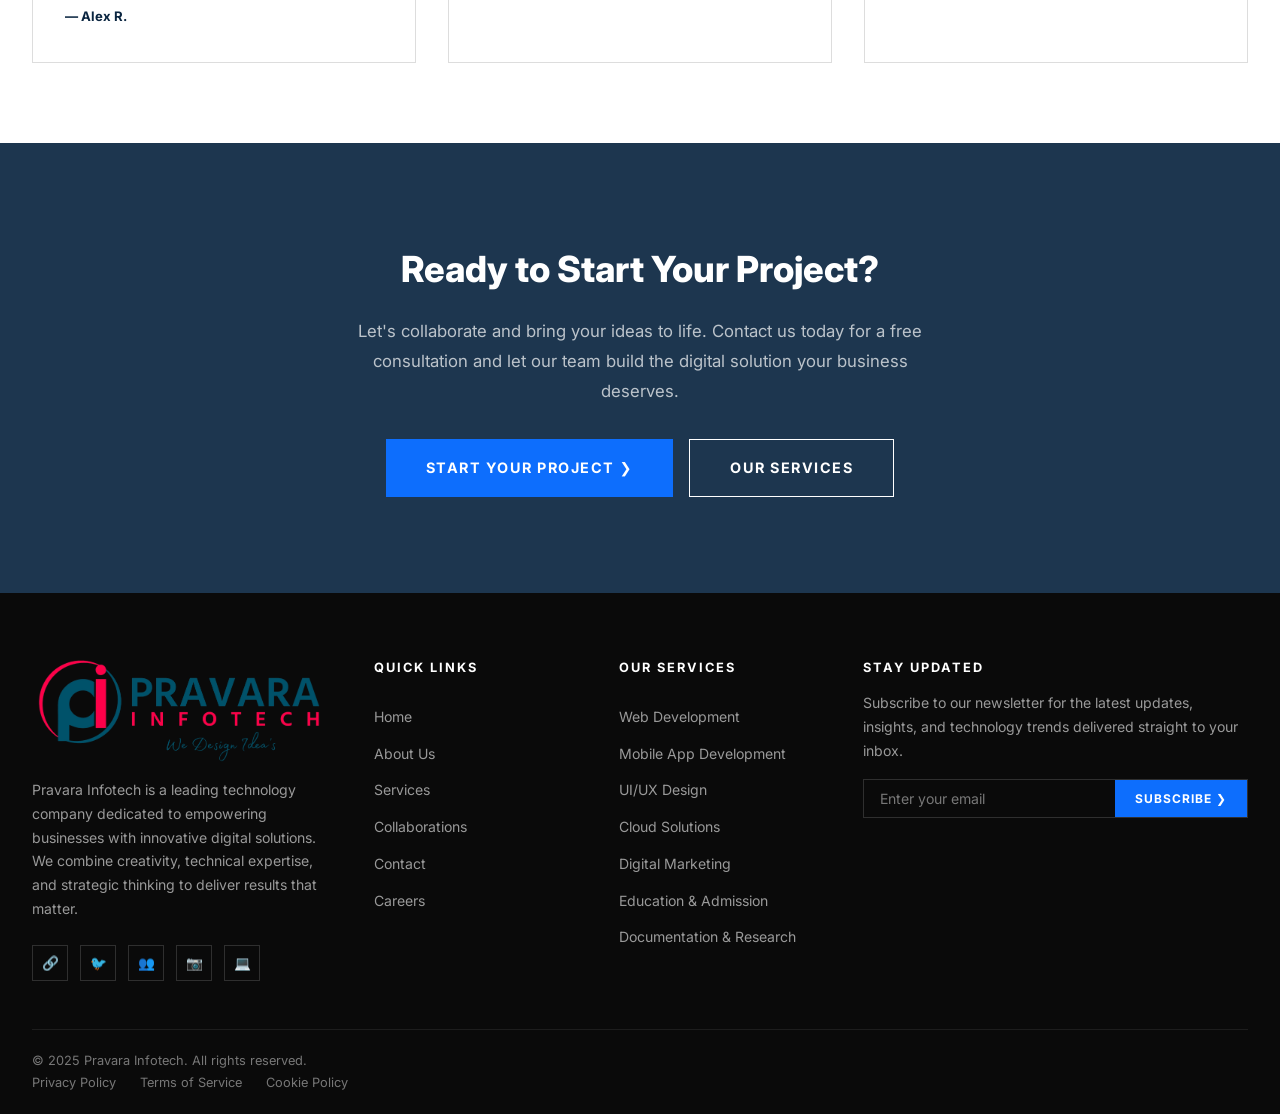
<file: contact.html>
<!DOCTYPE html>
<html lang="en">
<head>
  <meta charset="UTF-8">
  <meta name="viewport" content="width=device-width, initial-scale=1.0">
  <title>Contact Us | Pravara Infotech</title>
  <link rel="preconnect" href="https://fonts.googleapis.com">
  <link rel="preconnect" href="https://fonts.gstatic.com" crossorigin>
  <link href="https://fonts.googleapis.com/css2?family=Inter:wght@300;400;500;600;700;800;900&display=swap" rel="stylesheet">
  <link rel="stylesheet" href="css/style.css">
  <link rel="icon" type="image/png" href="images/logo.png">
</head>
<body>

  <!-- ========== NAVBAR ========== -->
  <nav class="navbar" id="navbar">
    <div class="container">
      <a href="index.html" class="navbar-brand">
        <img src="images/logo.png" alt="Pravara Infotech Logo">
      </a>
      <ul class="navbar-menu" id="navbarMenu">
        <li><a href="index.html">Home</a></li>
        <li><a href="about.html">About</a></li>
        <li><a href="services.html">Services</a></li>
        <li><a href="collaborations.html">Collaborations</a></li>
        <li><a href="contact.html" class="active">Contact</a></li>
        <li><a href="career.html">Career</a></li>
        <li class="mobile-menu-cta"><a href="contact.html" class="btn btn-primary">Get a Quote &#10095;</a></li>
      </ul>
      <a href="contact.html" class="btn btn-outline-white navbar-cta desktop-only">Get a Quote &#10095;</a>
      <button class="menu-toggle" id="menuToggle" aria-label="Toggle navigation menu">
        <span></span>
        <span></span>
        <span></span>
      </button>
    </div>
  </nav>
  <div class="mobile-overlay" id="mobileOverlay"></div>

  <!-- ========== PAGE HERO ========== -->
  <section class="page-hero" style="background-image: url('images/hero-bg.jpg');">
    <div class="container">
      <div class="page-hero-content">
        <h1>Contact Us</h1>
        <p>Get in touch for project inquiries, support, or partnerships</p>
        <div class="breadcrumb">
          <a href="index.html">Home</a>
          <span class="sep">&#9656;</span>
          <span>Contact</span>
        </div>
      </div>
    </div>
  </section>

  <!-- ========== CONTACT SECTION ========== -->
  <section class="contact-section">
    <div class="container">
      <div class="contact-grid">

        <!-- Left: Contact Info (Dark Background) -->
        <div class="contact-info reveal">
          <h3>Get in Touch</h3>
          <p>Have a project in mind? Let's discuss how we can help.</p>

          <div class="ci-item">
            <div class="ci-icon">&#128205;</div>
            <div>
              <h4>Address</h4>
              <p>Office No. 1, Pune - Nashik Hwy, opposite to Amrutvahini Engineering College, Amrutnagar, Ghulewadi, Maharashtra 422608</p>
            </div>
          </div>

          <div class="ci-item">
            <div class="ci-icon">&#128222;</div>
            <div>
              <h4>Phone</h4>
              <p><a href="tel:+919762424851" style="color: var(--gray-300);">+91 9762424851</a></p>
            </div>
          </div>

          <div class="ci-item">
            <div class="ci-icon">&#9993;&#65039;</div>
            <div>
              <h4>Email</h4>
              <p><a href="mailto:contact@pravarainfotech.in" style="color: var(--gray-300);">contact@pravarainfotech.in</a></p>
              <p><a href="mailto:info@pravarainfotech.in" style="color: var(--gray-300);">info@pravarainfotech.in</a></p>
            </div>
          </div>

          <div class="ci-item">
            <div class="ci-icon">&#128336;</div>
            <div>
              <h4>Hours</h4>
              <p>Mon - Sat: 10:00 AM - 6:00 PM</p>
            </div>
          </div>

        </div>

        <!-- Right: Contact Form (White Background, Border) -->
        <div class="contact-form reveal">
          <h3>Send Us a Message</h3>
          <p>Fill out the form below and we'll get back to you.</p>

          <form id="contact-form" method="POST" action="https://api.web3forms.com/submit">
            <input type="hidden" name="access_key" value="6ef90e2d-15c2-4e44-8ecc-26e3bdbd2644">
            <input type="hidden" name="from_name" value="Pravara Infotech Website">
            <input type="checkbox" name="botcheck" style="display: none;" tabindex="-1" autocomplete="off">
            <div class="form-row">
              <div class="form-group">
                <label for="name">Name <span style="color: var(--primary-accent);">*</span></label>
                <input type="text" id="name" name="name" placeholder="Your full name" required>
              </div>
              <div class="form-group">
                <label for="email">Email <span style="color: var(--primary-accent);">*</span></label>
                <input type="email" id="email" name="email" placeholder="Your email address" required>
              </div>
            </div>
            <div class="form-group">
              <label for="reason">Reason for Contact</label>
              <select id="reason" name="reason">
                <option value="" disabled selected>Select a reason</option>
                <option value="Project Inquiry">Project Inquiry</option>
                <option value="Support">Support</option>
                <option value="Partnership">Partnership</option>
                <option value="Feedback">Feedback</option>
                <option value="Other">Other</option>
              </select>
            </div>
            <div class="form-group">
              <label for="subject">Subject</label>
              <input type="text" id="subject" name="subject" placeholder="Subject of your message">
            </div>
            <div class="form-group">
              <label for="message">Message <span style="color: var(--primary-accent);">*</span></label>
              <textarea id="message" name="message" rows="5" placeholder="Write your message here..." required></textarea>
            </div>
            <button type="submit" class="btn btn-dark">Send Message</button>
          </form>

        </div>

      </div>
    </div>
  </section>

  <!-- ========== CLIENT TESTIMONIALS ========== -->
  <section class="section">
    <div class="container">
      <div class="text-center reveal">
        <span class="section-tag">Client Feedback</span>
        <h2 class="section-title">What People Say</h2>
      </div>
      <div class="contact-testimonials">

        <div class="ct-card reveal">
          <p>"The Pravara team was incredibly responsive and helpful. They made the process seamless!"</p>
          <span class="author">— Alex R.</span>
        </div>

        <div class="ct-card reveal">
          <p>"Excellent support and fast turnaround. Highly recommended!"</p>
          <span class="author">— Priya S.</span>
        </div>

        <div class="ct-card reveal">
          <p>"Professional, creative, and reliable. Will work with them again!"</p>
          <span class="author">— John D.</span>
        </div>

      </div>
    </div>
  </section>

  <!-- ========== CTA SECTION ========== -->
  <section class="cta-section" style="background-image: url('images/cta-bg.jpg');">
    <div class="container">
      <div class="cta-inner reveal">
        <h2>Ready to Start Your Project?</h2>
        <p>Let's collaborate and bring your ideas to life. Contact us today for a free consultation and let our team build the digital solution your business deserves.</p>
        <div class="cta-buttons">
          <a href="contact.html#contact-form" class="btn btn-primary btn-lg">Start Your Project &#10095;</a>
          <a href="services.html" class="btn btn-outline-white btn-lg">Our Services</a>
        </div>
      </div>
    </div>
  </section>

  <!-- ========== FOOTER ========== -->
  <footer class="footer" id="footer">
    <div class="container">
      <div class="footer-grid">

        <div class="footer-brand">
          <a href="index.html">
            <img src="images/logo.png" alt="Pravara Infotech Logo">
          </a>
          <p>Pravara Infotech is a leading technology company dedicated to empowering businesses with innovative digital solutions. We combine creativity, technical expertise, and strategic thinking to deliver results that matter.</p>
          <div class="footer-social">
            <a href="#" aria-label="Facebook">&#128279;</a>
            <a href="#" aria-label="Twitter">&#128038;</a>
            <a href="#" aria-label="LinkedIn">&#128101;</a>
            <a href="#" aria-label="Instagram">&#128247;</a>
            <a href="#" aria-label="GitHub">&#128187;</a>
          </div>
        </div>

        <div class="footer-col">
          <h4>Quick Links</h4>
          <ul>
            <li><a href="index.html">Home</a></li>
            <li><a href="about.html">About Us</a></li>
            <li><a href="services.html">Services</a></li>
            <li><a href="collaborations.html">Collaborations</a></li>
            <li><a href="contact.html">Contact</a></li>
            <li><a href="career.html">Careers</a></li>
          </ul>
        </div>

        <div class="footer-col">
          <h4>Our Services</h4>
          <ul>
            <li><a href="services.html">Web Development</a></li>
            <li><a href="services.html">Mobile App Development</a></li>
            <li><a href="services.html">UI/UX Design</a></li>
            <li><a href="services.html">Cloud Solutions</a></li>
            <li><a href="services.html">Digital Marketing</a></li>
            <li><a href="services.html">Education &amp; Admission</a></li>
            <li><a href="services.html">Documentation &amp; Research</a></li>
          </ul>
        </div>

        <div class="footer-newsletter">
          <h4>Stay Updated</h4>
          <p>Subscribe to our newsletter for the latest updates, insights, and technology trends delivered straight to your inbox.</p>
          <form class="newsletter-form" action="#" method="POST">
            <input type="email" name="email" placeholder="Enter your email" required aria-label="Email address">
            <button type="submit" class="btn btn-primary">Subscribe &#10095;</button>
          </form>
        </div>

      </div>
    </div>
    <div class="footer-bottom">
      <div class="container">
        <p>&copy; 2025 Pravara Infotech. All rights reserved.</p>
        <div class="footer-bottom-links">
          <a href="#">Privacy Policy</a>
          <a href="#">Terms of Service</a>
          <a href="#">Cookie Policy</a>
        </div>
      </div>
    </div>
  </footer>

  <!-- ========== SCROLL TO TOP ========== -->
  <button class="scroll-top" id="scrollTop" aria-label="Scroll to top">&#8593;</button>

  <script src="js/script.js"></script>
</body>
</html>
</file>
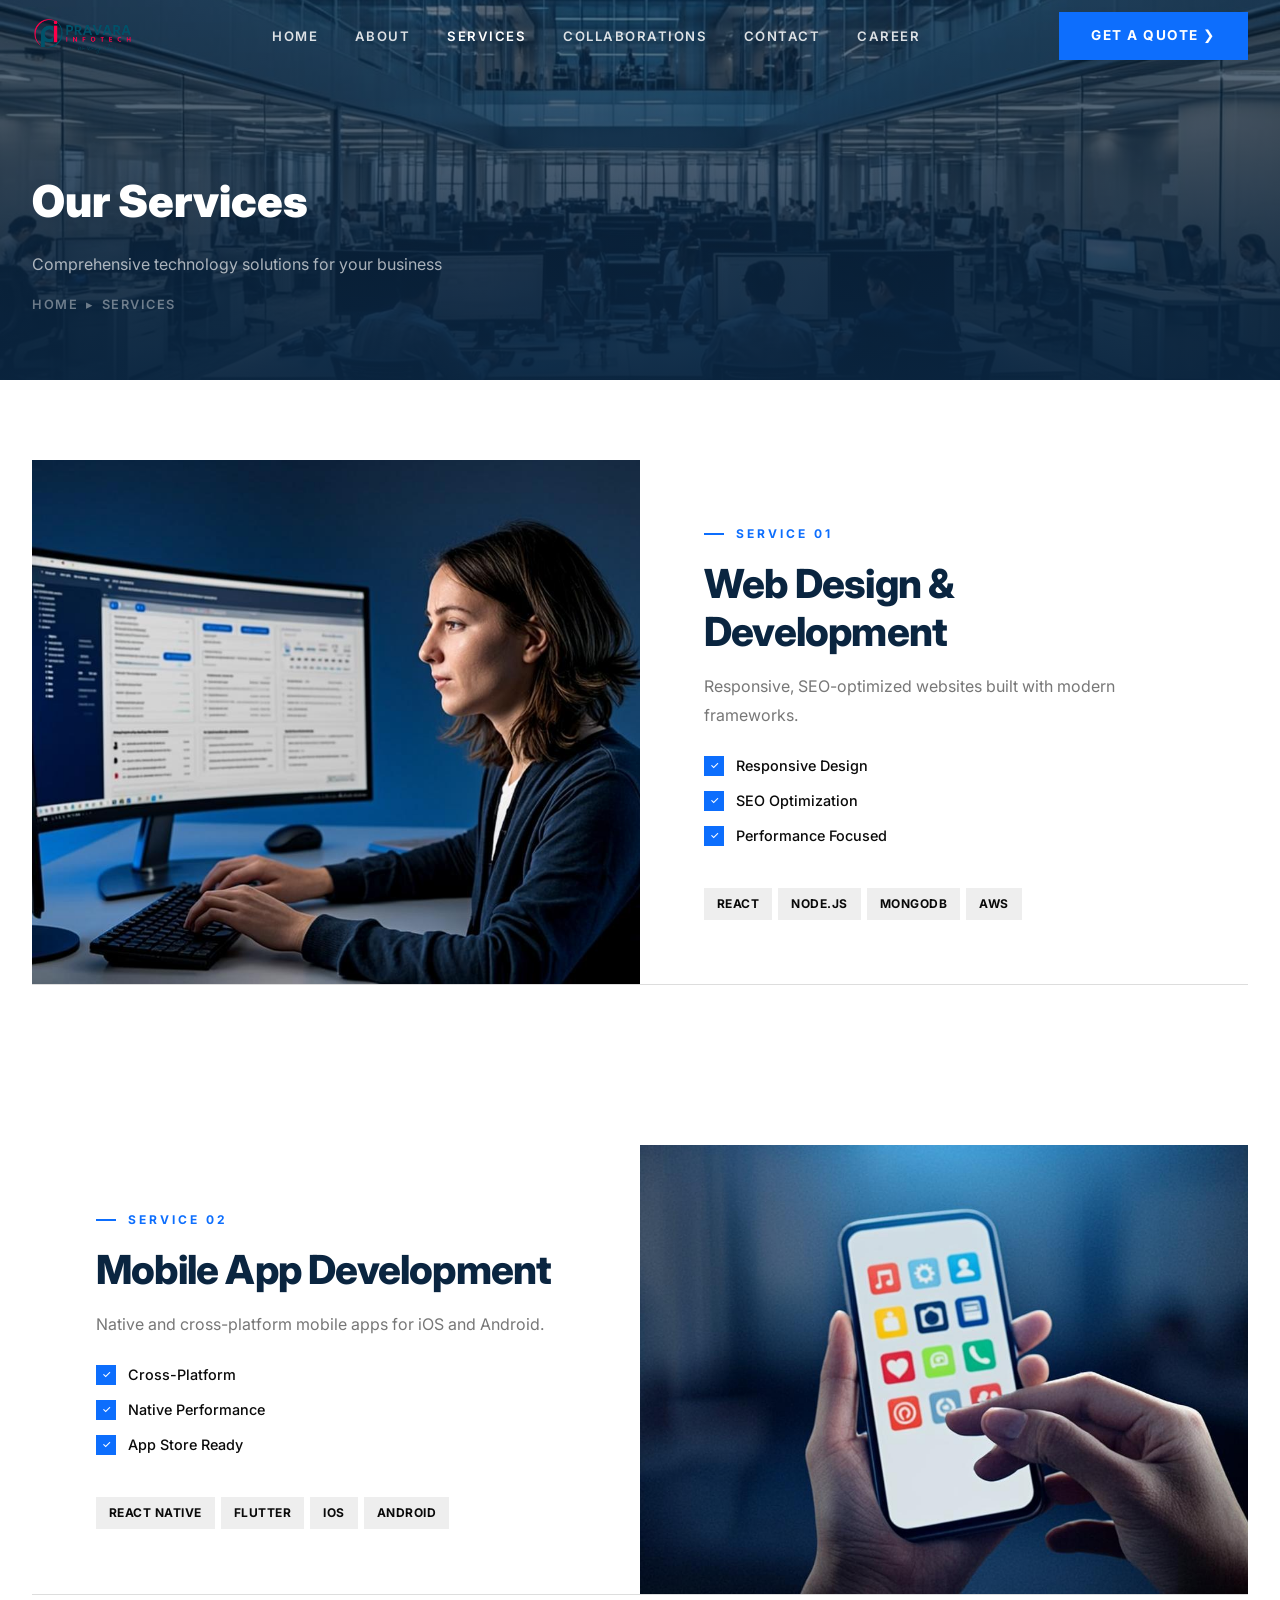
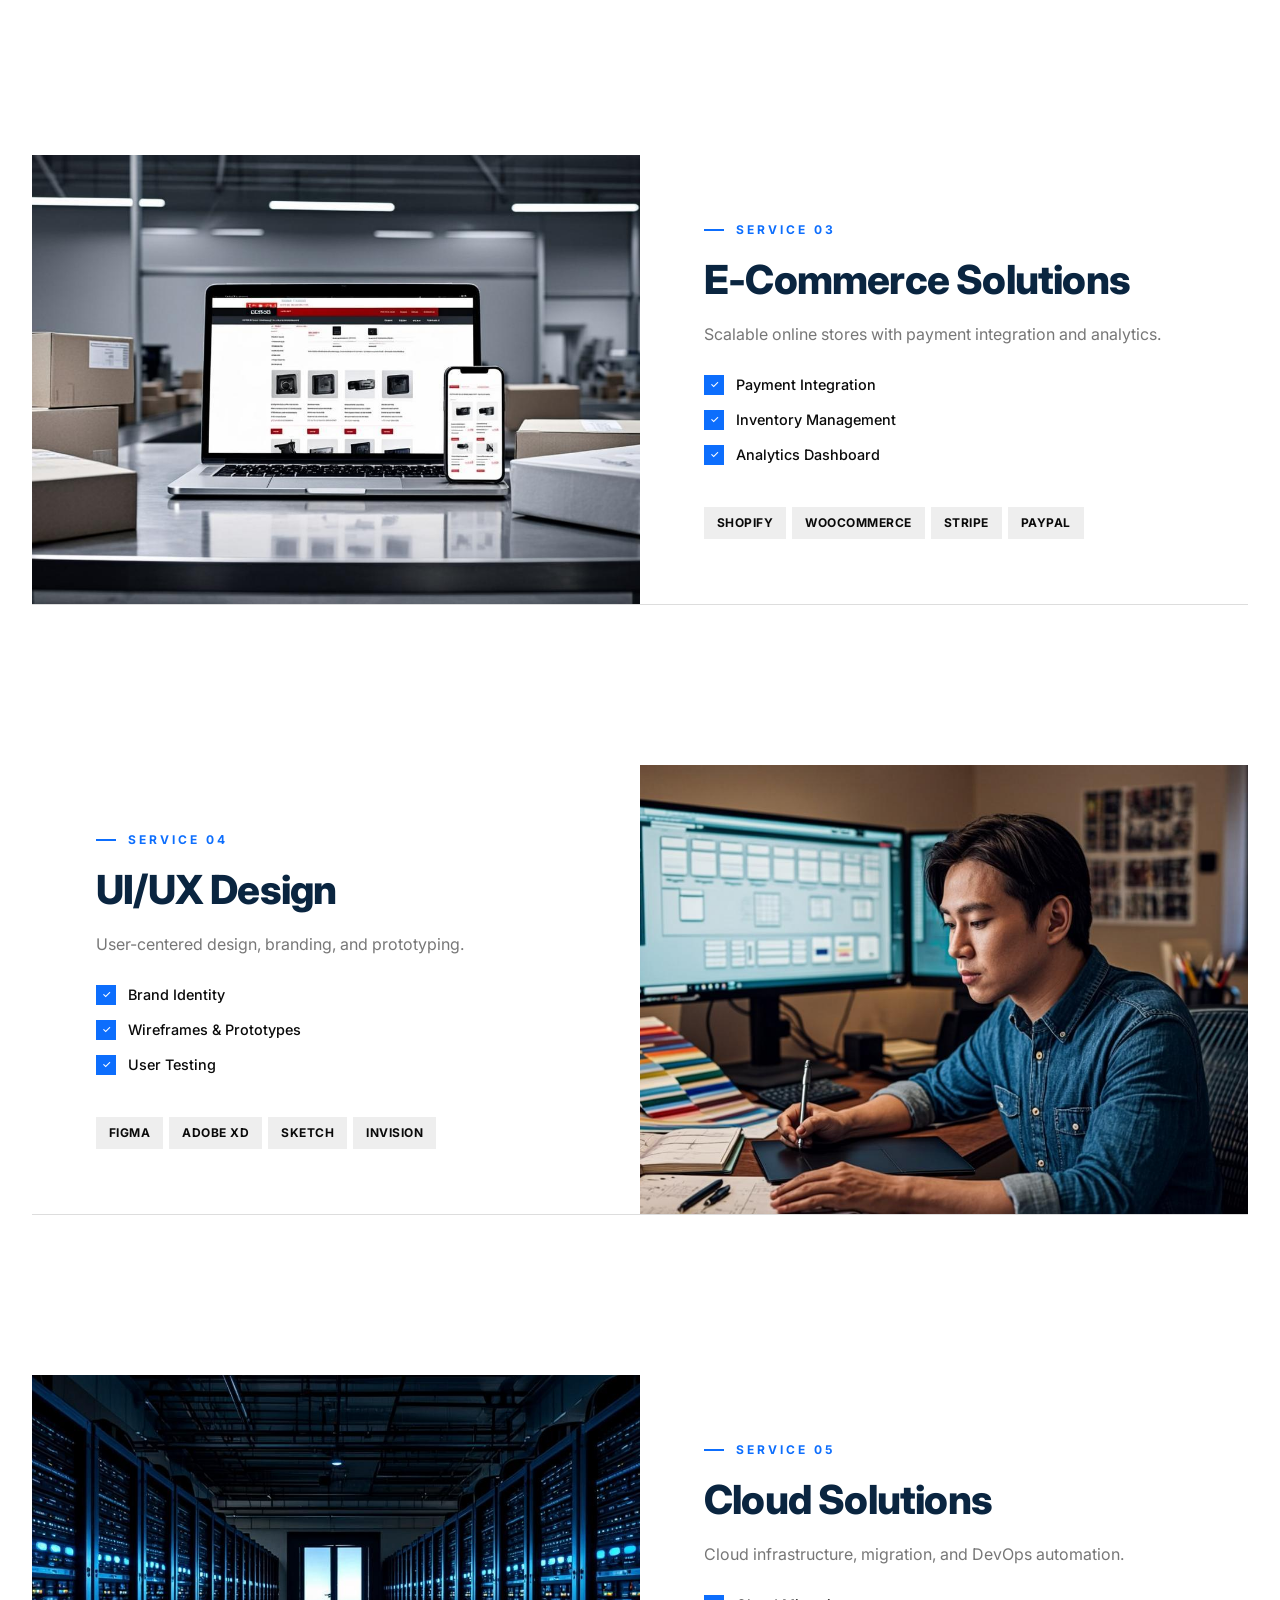
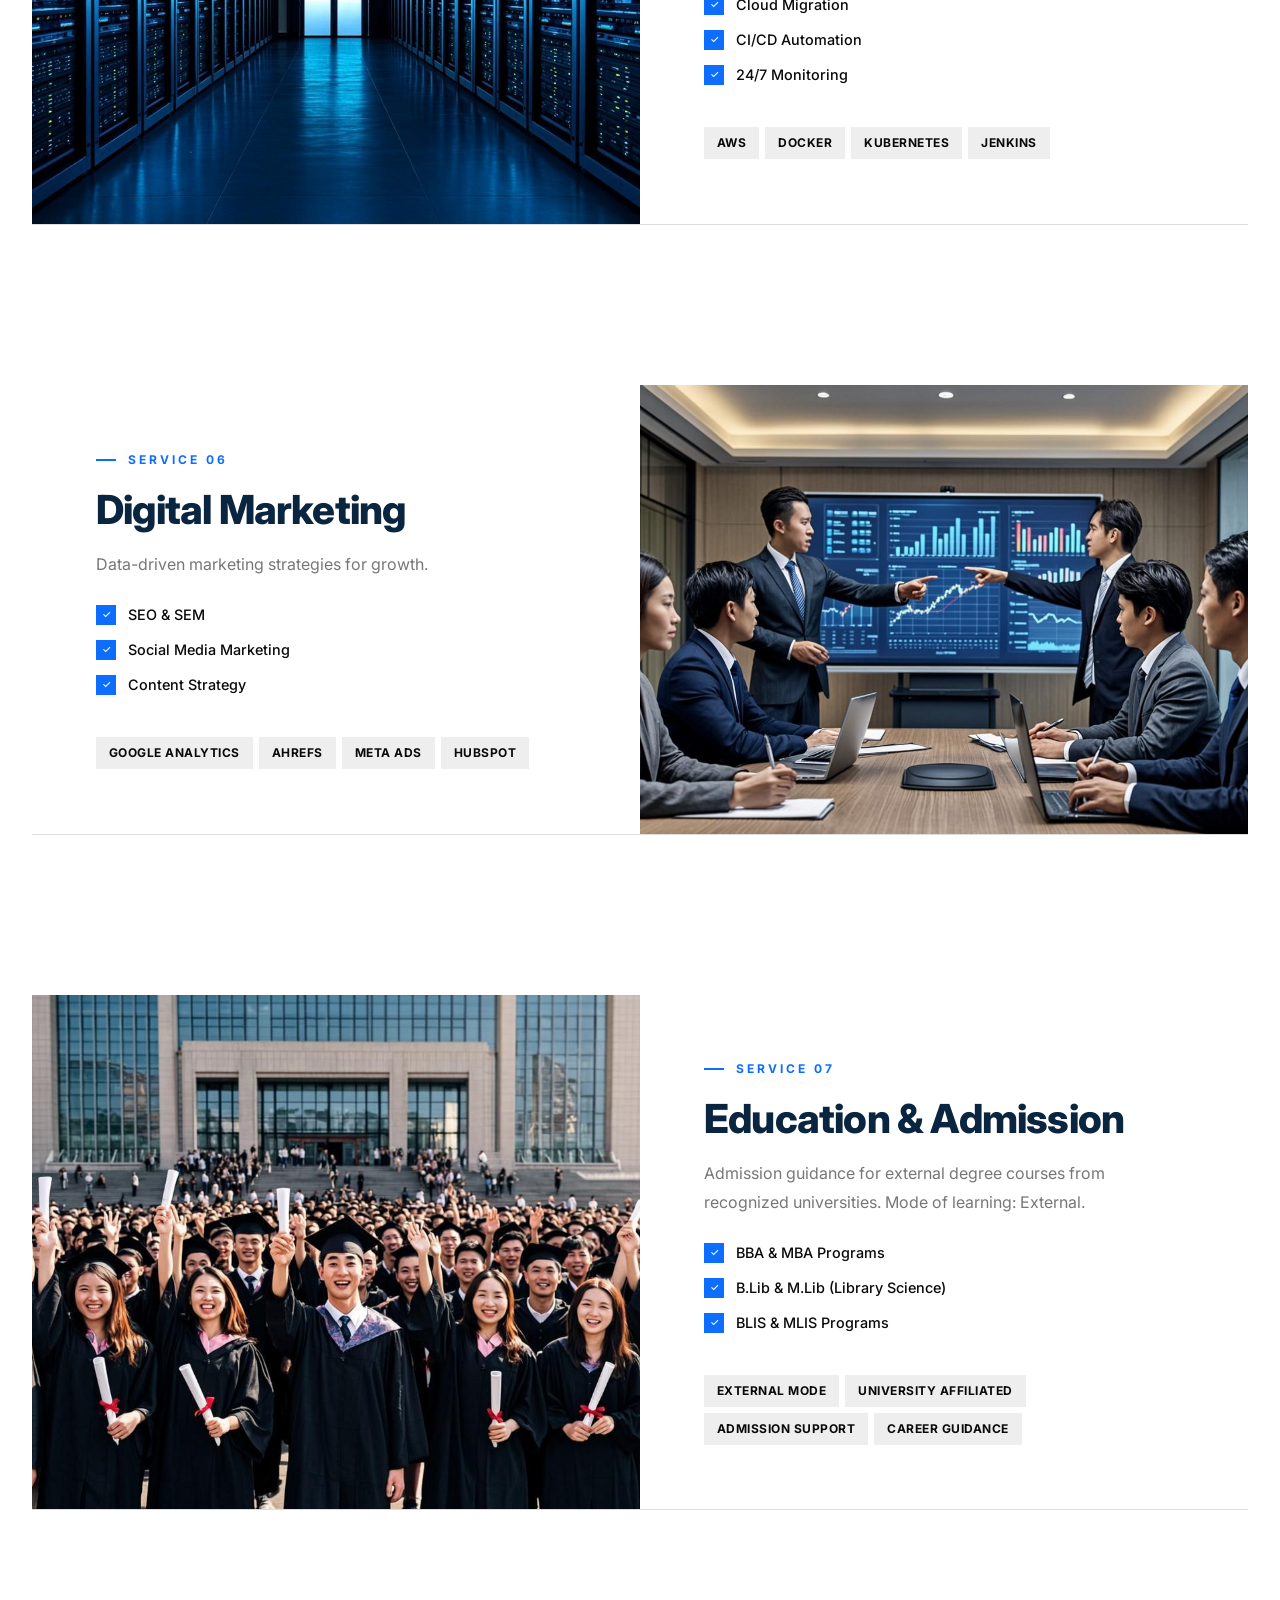
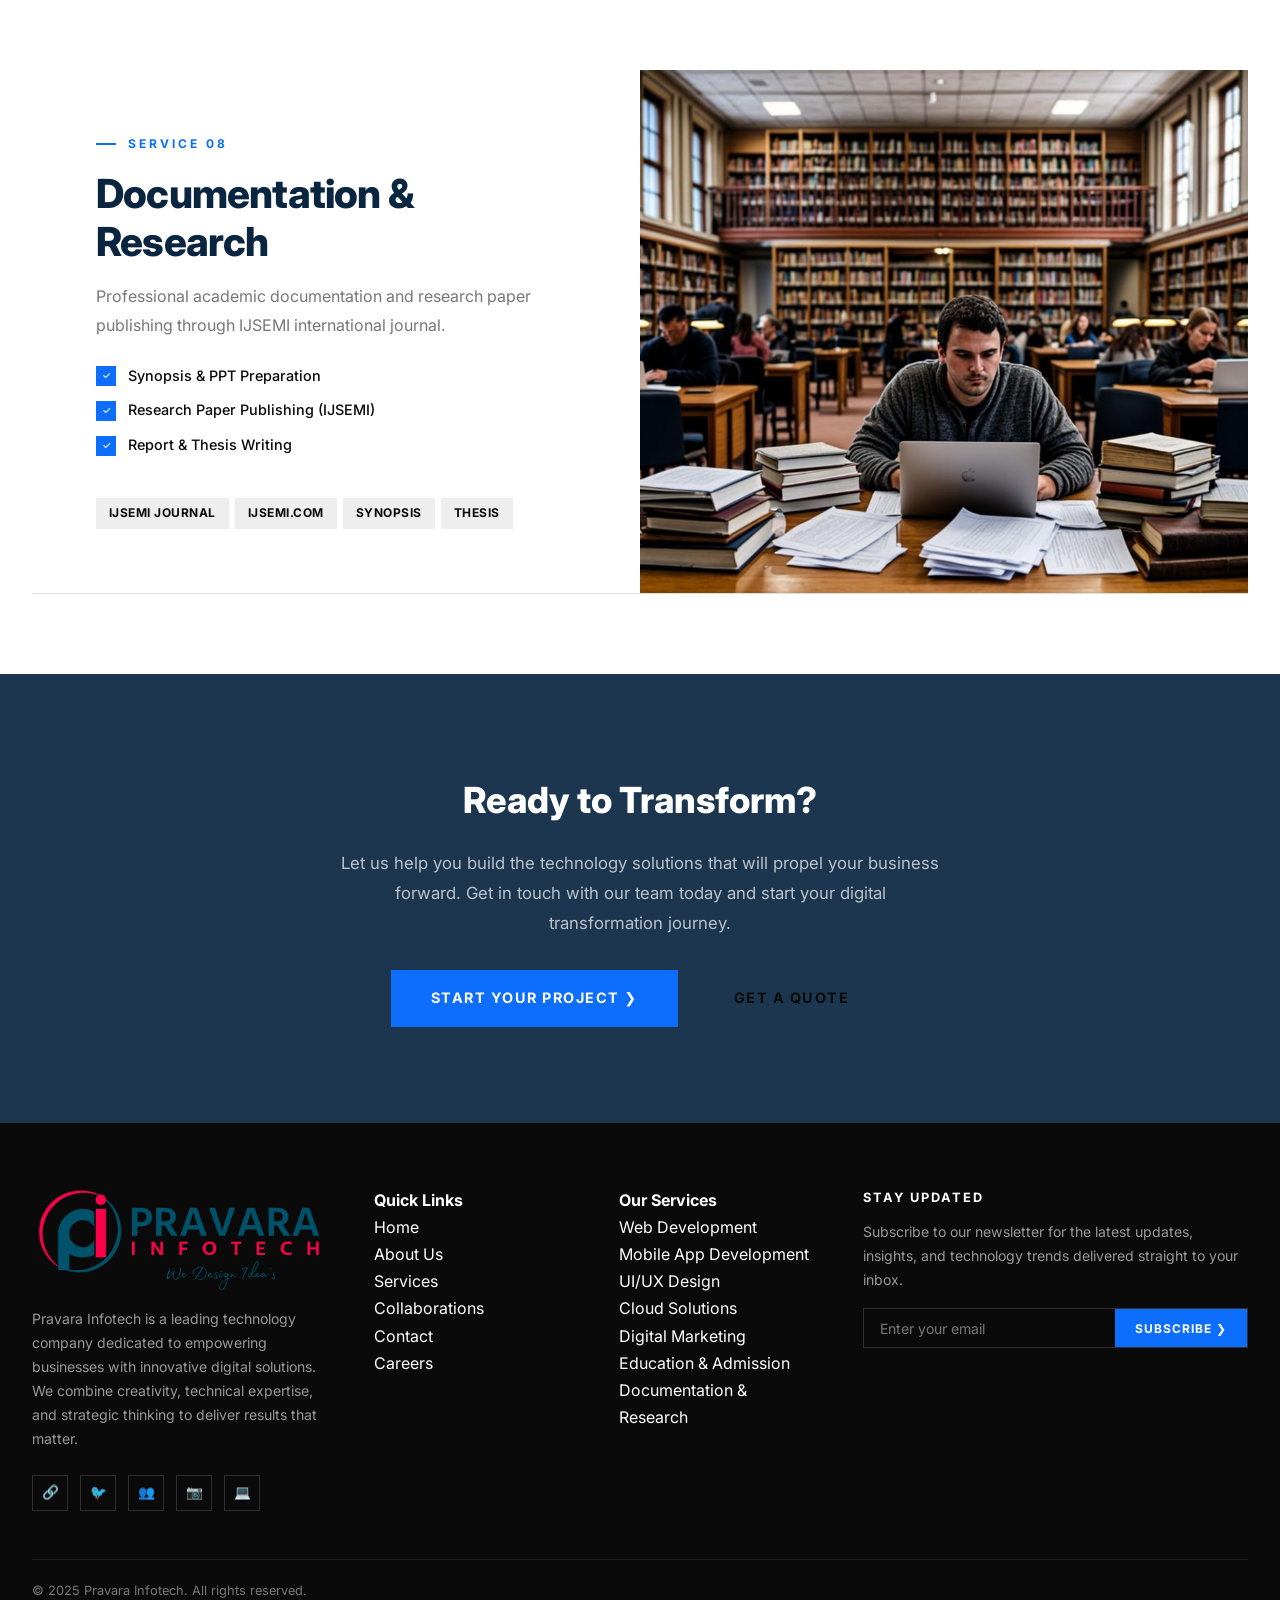
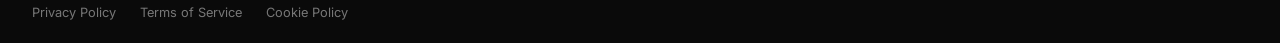
<file: services.html>
<!DOCTYPE html>
<html lang="en">
<head>
    <meta charset="UTF-8">
    <meta name="viewport" content="width=device-width, initial-scale=1.0">
    <meta name="description" content="Explore our comprehensive technology services including web development, mobile apps, e-commerce, UI/UX design, cloud solutions, and digital marketing at Pravara Infotech.">
    <meta name="keywords" content="Pravara Infotech, web development, mobile app development, e-commerce solutions, UI/UX design, cloud solutions, digital marketing, technology services">
    <meta name="author" content="Pravara Infotech">
    <meta name="robots" content="index, follow">
    <meta property="og:title" content="Our Services | Pravara Infotech">
    <meta property="og:description" content="Comprehensive technology solutions for your business. Web development, mobile apps, e-commerce, UI/UX, cloud, and digital marketing.">
    <meta property="og:type" content="website">
    <meta property="og:url" content="https://pravarainfotech.com/services">
    <meta property="og:image" content="images/hero-bg.jpg">
    <meta name="twitter:card" content="summary_large_image">
    <meta name="twitter:title" content="Our Services | Pravara Infotech">
    <meta name="twitter:description" content="Comprehensive technology solutions for your business.">
    <title>Our Services | Pravara Infotech</title>
    <link rel="preconnect" href="https://fonts.googleapis.com">
    <link rel="preconnect" href="https://fonts.gstatic.com" crossorigin>
    <link href="https://fonts.googleapis.com/css2?family=Inter:wght@300;400;500;600;700;800;900&display=swap" rel="stylesheet">
    <link rel="stylesheet" href="css/style.css">
    <link rel="icon" type="image/png" href="images/logo.png">
</head>
<body>

    <!-- ========== NAVBAR ========== -->
    <nav class="navbar" id="navbar">
        <div class="container">
            <a href="index.html" class="navbar-brand">
                <img src="images/logo.png" alt="Pravara Infotech Logo">
            </a>
            <ul class="navbar-menu" id="navbarMenu">
                <li><a href="index.html">Home</a></li>
                <li><a href="about.html">About</a></li>
                <li><a href="services.html" class="active">Services</a></li>
                <li><a href="collaborations.html">Collaborations</a></li>
                <li><a href="contact.html">Contact</a></li>
                <li><a href="career.html">Career</a></li>
                <li class="mobile-menu-cta"><a href="contact.html" class="btn btn-primary">Get a Quote &#10095;</a></li>
            </ul>
            <a href="contact.html" class="btn btn-primary navbar-cta desktop-only">Get a Quote &#10095;</a>
            <button class="menu-toggle" id="menuToggle" aria-label="Toggle navigation menu">
                <span></span>
                <span></span>
                <span></span>
            </button>
        </div>
    </nav>
    <div class="mobile-overlay" id="mobileOverlay"></div>

    <!-- ========== PAGE HERO ========== -->
    <section class="page-hero" style="background-image: url('images/hero-bg.jpg');">
        <div class="hero-overlay"></div>
        <div class="container">
            <div class="page-hero-content">
                <h1>Our Services</h1>
                <p>Comprehensive technology solutions for your business</p>
                <div class="breadcrumb">
                    <a href="index.html">Home</a>
                    <span class="separator">&#9656;</span>
                    <span>Services</span>
                </div>
            </div>
        </div>
    </section>

    <!-- ========== SERVICE 01: Web Design & Development ========== -->
    <section class="section">
        <div class="container">
            <div class="service-detail">
                <div class="service-detail-img reveal-left">
                    <img src="images/svc-web.jpg" alt="Web Design & Development">
                </div>
                <div class="service-detail-content reveal-right">
                    <span class="section-tag">Service 01</span>
                    <h2 class="section-title">Web Design &amp; Development</h2>
                    <p class="section-desc">Responsive, SEO-optimized websites built with modern frameworks.</p>
                    <div class="service-detail-features">
                        <div class="sd-feature">
                            <span class="sd-feature-check">&#10003;</span>
                            <span>Responsive Design</span>
                        </div>
                        <div class="sd-feature">
                            <span class="sd-feature-check">&#10003;</span>
                            <span>SEO Optimization</span>
                        </div>
                        <div class="sd-feature">
                            <span class="sd-feature-check">&#10003;</span>
                            <span>Performance Focused</span>
                        </div>
                    </div>
                    <div class="tech-badges">
                        <span class="tech-badge">React</span>
                        <span class="tech-badge">Node.js</span>
                        <span class="tech-badge">MongoDB</span>
                        <span class="tech-badge">AWS</span>
                    </div>
                </div>
            </div>
        </div>
    </section>

    <!-- ========== SERVICE 02: Mobile App Development ========== -->
    <section class="section">
        <div class="container">
            <div class="service-detail reverse">
                <div class="service-detail-img reveal-right">
                    <img src="images/svc-mobile.jpg" alt="Mobile App Development">
                </div>
                <div class="service-detail-content reveal-left">
                    <span class="section-tag">Service 02</span>
                    <h2 class="section-title">Mobile App Development</h2>
                    <p class="section-desc">Native and cross-platform mobile apps for iOS and Android.</p>
                    <div class="service-detail-features">
                        <div class="sd-feature">
                            <span class="sd-feature-check">&#10003;</span>
                            <span>Cross-Platform</span>
                        </div>
                        <div class="sd-feature">
                            <span class="sd-feature-check">&#10003;</span>
                            <span>Native Performance</span>
                        </div>
                        <div class="sd-feature">
                            <span class="sd-feature-check">&#10003;</span>
                            <span>App Store Ready</span>
                        </div>
                    </div>
                    <div class="tech-badges">
                        <span class="tech-badge">React Native</span>
                        <span class="tech-badge">Flutter</span>
                        <span class="tech-badge">iOS</span>
                        <span class="tech-badge">Android</span>
                    </div>
                </div>
            </div>
        </div>
    </section>

    <!-- ========== SERVICE 03: E-Commerce Solutions ========== -->
    <section class="section">
        <div class="container">
            <div class="service-detail">
                <div class="service-detail-img reveal-left">
                    <img src="images/svc-ecommerce.jpg" alt="E-Commerce Solutions">
                </div>
                <div class="service-detail-content reveal-right">
                    <span class="section-tag">Service 03</span>
                    <h2 class="section-title">E-Commerce Solutions</h2>
                    <p class="section-desc">Scalable online stores with payment integration and analytics.</p>
                    <div class="service-detail-features">
                        <div class="sd-feature">
                            <span class="sd-feature-check">&#10003;</span>
                            <span>Payment Integration</span>
                        </div>
                        <div class="sd-feature">
                            <span class="sd-feature-check">&#10003;</span>
                            <span>Inventory Management</span>
                        </div>
                        <div class="sd-feature">
                            <span class="sd-feature-check">&#10003;</span>
                            <span>Analytics Dashboard</span>
                        </div>
                    </div>
                    <div class="tech-badges">
                        <span class="tech-badge">Shopify</span>
                        <span class="tech-badge">WooCommerce</span>
                        <span class="tech-badge">Stripe</span>
                        <span class="tech-badge">PayPal</span>
                    </div>
                </div>
            </div>
        </div>
    </section>

    <!-- ========== SERVICE 04: UI/UX Design ========== -->
    <section class="section">
        <div class="container">
            <div class="service-detail reverse">
                <div class="service-detail-img reveal-right">
                    <img src="images/svc-uiux.jpg" alt="UI/UX Design">
                </div>
                <div class="service-detail-content reveal-left">
                    <span class="section-tag">Service 04</span>
                    <h2 class="section-title">UI/UX Design</h2>
                    <p class="section-desc">User-centered design, branding, and prototyping.</p>
                    <div class="service-detail-features">
                        <div class="sd-feature">
                            <span class="sd-feature-check">&#10003;</span>
                            <span>Brand Identity</span>
                        </div>
                        <div class="sd-feature">
                            <span class="sd-feature-check">&#10003;</span>
                            <span>Wireframes &amp; Prototypes</span>
                        </div>
                        <div class="sd-feature">
                            <span class="sd-feature-check">&#10003;</span>
                            <span>User Testing</span>
                        </div>
                    </div>
                    <div class="tech-badges">
                        <span class="tech-badge">Figma</span>
                        <span class="tech-badge">Adobe XD</span>
                        <span class="tech-badge">Sketch</span>
                        <span class="tech-badge">InVision</span>
                    </div>
                </div>
            </div>
        </div>
    </section>

    <!-- ========== SERVICE 05: Cloud Solutions ========== -->
    <section class="section">
        <div class="container">
            <div class="service-detail">
                <div class="service-detail-img reveal-left">
                    <img src="images/svc-cloud.jpg" alt="Cloud Solutions">
                </div>
                <div class="service-detail-content reveal-right">
                    <span class="section-tag">Service 05</span>
                    <h2 class="section-title">Cloud Solutions</h2>
                    <p class="section-desc">Cloud infrastructure, migration, and DevOps automation.</p>
                    <div class="service-detail-features">
                        <div class="sd-feature">
                            <span class="sd-feature-check">&#10003;</span>
                            <span>Cloud Migration</span>
                        </div>
                        <div class="sd-feature">
                            <span class="sd-feature-check">&#10003;</span>
                            <span>CI/CD Automation</span>
                        </div>
                        <div class="sd-feature">
                            <span class="sd-feature-check">&#10003;</span>
                            <span>24/7 Monitoring</span>
                        </div>
                    </div>
                    <div class="tech-badges">
                        <span class="tech-badge">AWS</span>
                        <span class="tech-badge">Docker</span>
                        <span class="tech-badge">Kubernetes</span>
                        <span class="tech-badge">Jenkins</span>
                    </div>
                </div>
            </div>
        </div>
    </section>

    <!-- ========== SERVICE 06: Digital Marketing ========== -->
    <section class="section">
        <div class="container">
            <div class="service-detail reverse">
                <div class="service-detail-img reveal-right">
                    <img src="images/svc-marketing.jpg" alt="Digital Marketing">
                </div>
                <div class="service-detail-content reveal-left">
                    <span class="section-tag">Service 06</span>
                    <h2 class="section-title">Digital Marketing</h2>
                    <p class="section-desc">Data-driven marketing strategies for growth.</p>
                    <div class="service-detail-features">
                        <div class="sd-feature">
                            <span class="sd-feature-check">&#10003;</span>
                            <span>SEO &amp; SEM</span>
                        </div>
                        <div class="sd-feature">
                            <span class="sd-feature-check">&#10003;</span>
                            <span>Social Media Marketing</span>
                        </div>
                        <div class="sd-feature">
                            <span class="sd-feature-check">&#10003;</span>
                            <span>Content Strategy</span>
                        </div>
                    </div>
                    <div class="tech-badges">
                        <span class="tech-badge">Google Analytics</span>
                        <span class="tech-badge">Ahrefs</span>
                        <span class="tech-badge">Meta Ads</span>
                        <span class="tech-badge">HubSpot</span>
                    </div>
                </div>
            </div>
        </div>
    </section>

    <!-- ========== SERVICE 07: Education & Admission ========== -->
    <section class="section">
        <div class="container">
            <div class="service-detail">
                <div class="service-detail-img reveal-left">
                    <img src="images/svc-education.jpg" alt="Education & Admission">
                </div>
                <div class="service-detail-content reveal-right">
                    <span class="section-tag">Service 07</span>
                    <h2 class="section-title">Education &amp; Admission</h2>
                    <p class="section-desc">Admission guidance for external degree courses from recognized universities. Mode of learning: External.</p>
                    <div class="service-detail-features">
                        <div class="sd-feature">
                            <span class="sd-feature-check">&#10003;</span>
                            <span>BBA &amp; MBA Programs</span>
                        </div>
                        <div class="sd-feature">
                            <span class="sd-feature-check">&#10003;</span>
                            <span>B.Lib &amp; M.Lib (Library Science)</span>
                        </div>
                        <div class="sd-feature">
                            <span class="sd-feature-check">&#10003;</span>
                            <span>BLIS &amp; MLIS Programs</span>
                        </div>
                    </div>
                    <div class="tech-badges">
                        <span class="tech-badge">External Mode</span>
                        <span class="tech-badge">University Affiliated</span>
                        <span class="tech-badge">Admission Support</span>
                        <span class="tech-badge">Career Guidance</span>
                    </div>
                </div>
            </div>
        </div>
    </section>

    <!-- ========== SERVICE 08: Documentation & Research ========== -->
    <section class="section">
        <div class="container">
            <div class="service-detail reverse">
                <div class="service-detail-img reveal-right">
                    <img src="images/svc-research.jpg" alt="Documentation & Research">
                </div>
                <div class="service-detail-content reveal-left">
                    <span class="section-tag">Service 08</span>
                    <h2 class="section-title">Documentation &amp; Research</h2>
                    <p class="section-desc">Professional academic documentation and research paper publishing through IJSEMI international journal.</p>
                    <div class="service-detail-features">
                        <div class="sd-feature">
                            <span class="sd-feature-check">&#10003;</span>
                            <span>Synopsis &amp; PPT Preparation</span>
                        </div>
                        <div class="sd-feature">
                            <span class="sd-feature-check">&#10003;</span>
                            <span>Research Paper Publishing (IJSEMI)</span>
                        </div>
                        <div class="sd-feature">
                            <span class="sd-feature-check">&#10003;</span>
                            <span>Report &amp; Thesis Writing</span>
                        </div>
                    </div>
                    <div class="tech-badges">
                        <span class="tech-badge">IJSEMI Journal</span>
                        <span class="tech-badge">ijsemi.com</span>
                        <span class="tech-badge">Synopsis</span>
                        <span class="tech-badge">Thesis</span>
                    </div>
                </div>
            </div>
        </div>
    </section>

    <!-- ========== CTA SECTION ========== -->
    <section class="cta-section" style="background-image: url('images/cta-bg.jpg');">
        <div class="container">
            <div class="cta-inner text-center reveal">
                <h2>Ready to Transform?</h2>
                <p>Let us help you build the technology solutions that will propel your business forward. Get in touch with our team today and start your digital transformation journey.</p>
                <div class="cta-buttons">
                    <a href="contact.html" class="btn btn-primary btn-lg">Start Your Project &#10095;</a>
                    <a href="contact.html" class="btn btn-outline btn-lg">Get a Quote</a>
                </div>
            </div>
        </div>
    </section>

    <!-- ========== FOOTER ========== -->
    <footer class="footer" id="footer">
        <div class="container">
            <div class="footer-grid">

                <div class="footer-brand">
                    <a href="index.html">
                        <img src="images/logo.png" alt="Pravara Infotech Logo">
                    </a>
                    <p>Pravara Infotech is a leading technology company dedicated to empowering businesses with innovative digital solutions. We combine creativity, technical expertise, and strategic thinking to deliver results that matter.</p>
                    <div class="footer-social">
                        <a href="#" aria-label="Facebook">&#128279;</a>
                        <a href="#" aria-label="Twitter">&#128038;</a>
                        <a href="#" aria-label="LinkedIn">&#128101;</a>
                        <a href="#" aria-label="Instagram">&#128247;</a>
                        <a href="#" aria-label="GitHub">&#128187;</a>
                    </div>
                </div>

                <div class="footer-links">
                    <h4>Quick Links</h4>
                    <ul>
                        <li><a href="index.html">Home</a></li>
                        <li><a href="about.html">About Us</a></li>
                        <li><a href="services.html">Services</a></li>
                        <li><a href="collaborations.html">Collaborations</a></li>
                        <li><a href="contact.html">Contact</a></li>
                        <li><a href="career.html">Careers</a></li>
                    </ul>
                </div>

                <div class="footer-services">
                    <h4>Our Services</h4>
                    <ul>
                        <li><a href="services.html">Web Development</a></li>
                        <li><a href="services.html">Mobile App Development</a></li>
                        <li><a href="services.html">UI/UX Design</a></li>
                        <li><a href="services.html">Cloud Solutions</a></li>
                        <li><a href="services.html">Digital Marketing</a></li>
                        <li><a href="services.html">Education &amp; Admission</a></li>
                        <li><a href="services.html">Documentation &amp; Research</a></li>
                    </ul>
                </div>

                <div class="footer-newsletter">
                    <h4>Stay Updated</h4>
                    <p>Subscribe to our newsletter for the latest updates, insights, and technology trends delivered straight to your inbox.</p>
                    <form class="newsletter-form" action="#" method="POST">
                        <input type="email" name="email" placeholder="Enter your email" required aria-label="Email address">
                        <button type="submit" class="btn btn-primary">Subscribe &#10095;</button>
                    </form>
                </div>

            </div>
        </div>
        <div class="footer-bottom">
            <div class="container">
                <p>&copy; 2025 Pravara Infotech. All rights reserved.</p>
                <div class="footer-bottom-links">
                    <a href="#">Privacy Policy</a>
                    <a href="#">Terms of Service</a>
                    <a href="#">Cookie Policy</a>
                </div>
            </div>
        </div>
    </footer>

    <!-- ========== SCROLL TO TOP ========== -->
    <button class="scroll-top" id="scrollTop" aria-label="Scroll to top">&#8593;</button>

    <script src="js/script.js"></script>
</body>
</html>
</file>
<file: css/style.css>
/* ============================================
   PRAVARA INFOTECH - Professional Static Website
   Square/Corporate Design inspired by TCS & Viraj
   ============================================ */

/* ---------- CSS Variables ---------- */
:root {
  --primary: #0a2540;
  --primary-accent: #0d6efd;
  --accent: #06b6d4;
  --dark: #0a0a0a;
  --dark-900: #111111;
  --dark-800: #1a1a1a;
  --dark-700: #2a2a2a;
  --dark-600: #3a3a3a;
  --gray-600: #555555;
  --gray-500: #777777;
  --gray-400: #999999;
  --gray-300: #bbbbbb;
  --gray-200: #dddddd;
  --gray-100: #eeeeee;
  --gray-50: #f5f5f5;
  --white: #ffffff;
  --gradient-dark: linear-gradient(180deg, #0a2540 0%, #0d1b2e 100%);
  --shadow-sm: 0 1px 3px rgba(0, 0, 0, 0.12);
  --shadow-md: 0 4px 12px rgba(0, 0, 0, 0.08);
  --shadow-lg: 0 8px 30px rgba(0, 0, 0, 0.1);
  --shadow-xl: 0 20px 50px rgba(0, 0, 0, 0.12);
  --transition: 0.3s ease;
  --font: 'Inter', 'Segoe UI', system-ui, -apple-system, sans-serif;
}

/* ---------- Reset ---------- */
*, *::before, *::after { margin: 0; padding: 0; box-sizing: border-box; }
html { scroll-behavior: smooth; font-size: 16px; }
body {
  font-family: var(--font);
  color: var(--dark);
  background: var(--white);
  line-height: 1.7;
  overflow-x: hidden;
  -webkit-font-smoothing: antialiased;
}
a { text-decoration: none; color: inherit; transition: color var(--transition); }
ul, ol { list-style: none; }
img { max-width: 100%; height: auto; display: block; }
button { cursor: pointer; border: none; outline: none; background: none; font-family: inherit; }
input, textarea, select { font-family: inherit; outline: none; }

.container { width: 100%; max-width: 1280px; margin: 0 auto; padding: 0 2rem; }
.section { padding: 5rem 0; }

/* ---------- Typography ---------- */
.section-tag {
  display: inline-block;
  font-size: 0.75rem;
  font-weight: 700;
  color: var(--primary-accent);
  text-transform: uppercase;
  letter-spacing: 3px;
  margin-bottom: 1rem;
  position: relative;
  padding-left: 2rem;
}
.section-tag::before {
  content: '';
  position: absolute;
  left: 0;
  top: 50%;
  transform: translateY(-50%);
  width: 1.25rem;
  height: 2px;
  background: var(--primary-accent);
}

.section-title {
  font-size: clamp(1.75rem, 3.5vw, 2.5rem);
  font-weight: 800;
  color: var(--primary);
  line-height: 1.2;
  margin-bottom: 1rem;
  letter-spacing: -0.02em;
}

.section-desc {
  font-size: 1rem;
  color: var(--gray-500);
  max-width: 550px;
  line-height: 1.8;
}

.text-center { text-align: center; }
.text-center .section-desc { margin: 0 auto; }
.text-white { color: var(--white); }
.text-white .section-tag { color: var(--accent); }
.text-white .section-title { color: var(--white); }
.text-white .section-desc { color: var(--gray-300); }

/* ---------- Buttons ---------- */
.btn {
  display: inline-flex;
  align-items: center;
  gap: 0.5rem;
  padding: 0.8rem 2rem;
  font-size: 0.85rem;
  font-weight: 700;
  text-transform: uppercase;
  letter-spacing: 1.5px;
  transition: all var(--transition);
  white-space: nowrap;
}
.btn-primary {
  background: var(--primary-accent);
  color: var(--white);
}
.btn-primary:hover {
  background: #0b5ed7;
  transform: translateY(-1px);
}
.btn-dark {
  background: var(--primary);
  color: var(--white);
}
.btn-dark:hover { background: var(--dark-800); transform: translateY(-1px); }
.btn-outline-white {
  border: 1.5px solid var(--white);
  color: var(--white);
}
.btn-outline-white:hover {
  background: var(--white);
  color: var(--primary);
}
.btn-outline-dark {
  border: 1.5px solid var(--primary);
  color: var(--primary);
}
.btn-outline-dark:hover {
  background: var(--primary);
  color: var(--white);
}
.btn-lg { padding: 1rem 2.5rem; font-size: 0.9rem; }

/* ---------- NAVBAR ---------- */
.navbar {
  position: fixed;
  top: 0;
  left: 0;
  width: 100%;
  z-index: 1000;
  padding: 0;
  transition: all var(--transition);
}
.navbar.scrolled {
  background: rgba(255, 255, 255, 0.97);
  backdrop-filter: blur(10px);
  box-shadow: 0 1px 0 rgba(0, 0, 0, 0.08);
}
.navbar .container {
  display: flex;
  align-items: center;
  justify-content: space-between;
  height: 72px;
}
.navbar-brand {
  display: flex;
  align-items: center;
  z-index: 1001;
}
.navbar-brand img {
  height: 36px;
  width: auto;
  transition: all var(--transition);
}
.navbar-menu {
  display: flex;
  align-items: center;
  gap: 0;
}
.navbar-menu a {
  padding: 0 1.15rem;
  font-size: 0.82rem;
  font-weight: 600;
  color: rgba(255, 255, 255, 0.85);
  text-transform: uppercase;
  letter-spacing: 1.5px;
  transition: all var(--transition);
  line-height: 72px;
}
.navbar-menu a:hover,
.navbar-menu a.active { color: var(--white); }
.navbar.scrolled .navbar-menu a { color: var(--dark); }
.navbar.scrolled .navbar-menu a:hover,
.navbar.scrolled .navbar-menu a.active { color: var(--primary-accent); }

.navbar-cta .btn { padding: 0.55rem 1.5rem; font-size: 0.75rem; }
.navbar.scrolled .navbar-cta .btn-outline-white {
  border-color: var(--primary);
  color: var(--primary);
}
.navbar.scrolled .navbar-cta .btn-outline-white:hover {
  background: var(--primary);
  color: var(--white);
}

.menu-toggle {
  display: none;
  flex-direction: column;
  gap: 5px;
  z-index: 1001;
  padding: 0.5rem;
}
.menu-toggle span {
  display: block;
  width: 22px;
  height: 2px;
  background: var(--white);
  transition: all var(--transition);
}
.navbar.scrolled .menu-toggle span { background: var(--dark); }
.menu-toggle.active span:nth-child(1) { transform: rotate(45deg) translate(5px, 5px); }
.menu-toggle.active span:nth-child(2) { opacity: 0; }
.menu-toggle.active span:nth-child(3) { transform: rotate(-45deg) translate(5px, -5px); }

/* Mobile CTA - hidden on desktop, shown inside mobile menu */
.mobile-menu-cta { display: none; }
@media (max-width: 768px) {
  .mobile-menu-cta { display: block; list-style: none; }
  .mobile-menu-cta a { border-bottom: none !important; }
}

/* ---------- HERO ---------- */
.hero {
  position: relative;
  min-height: 100vh;
  display: flex;
  align-items: flex-end;
  background-size: cover;
  background-position: center;
  background-repeat: no-repeat;
  overflow: hidden;
}
.hero::after {
  content: '';
  position: absolute;
  bottom: 0;
  left: 0;
  right: 0;
  height: 60%;
  background: linear-gradient(to top, rgba(10, 37, 64, 0.95) 0%, rgba(10, 37, 64, 0.7) 50%, rgba(10, 37, 64, 0.3) 100%);
  z-index: 1;
}
.hero-content {
  position: relative;
  z-index: 2;
  padding: 0 0 6rem;
  max-width: 700px;
}
.hero-content .section-tag { color: var(--accent); }
.hero h1 {
  font-size: clamp(2.25rem, 5vw, 3.5rem);
  font-weight: 900;
  color: var(--white);
  line-height: 1.1;
  margin-bottom: 1.25rem;
  letter-spacing: -0.03em;
}
.hero h1 .highlight {
  color: var(--accent);
}
.hero p {
  font-size: 1.05rem;
  color: rgba(255, 255, 255, 0.75);
  margin-bottom: 2rem;
  max-width: 500px;
  line-height: 1.8;
}
.hero-buttons {
  display: flex;
  gap: 1rem;
  flex-wrap: wrap;
}
.hero-stats {
  display: flex;
  gap: 3rem;
  margin-top: 3rem;
  padding-top: 2rem;
  border-top: 1px solid rgba(255, 255, 255, 0.15);
}
.hero-stat .number {
  font-size: 2rem;
  font-weight: 800;
  color: var(--white);
  line-height: 1;
  display: block;
}
.hero-stat .label {
  font-size: 0.78rem;
  color: rgba(255, 255, 255, 0.5);
  text-transform: uppercase;
  letter-spacing: 1.5px;
  margin-top: 0.35rem;
  display: block;
}

/* ---------- Wide Photo Banner ---------- */
.photo-banner {
  position: relative;
  width: 100%;
  height: 450px;
  background-size: cover;
  background-position: center;
  overflow: hidden;
}
.photo-banner::after {
  content: '';
  position: absolute;
  inset: 0;
  background: linear-gradient(to right, rgba(10, 37, 64, 0.85) 0%, rgba(10, 37, 64, 0.4) 100%);
}
.photo-banner-content {
  position: relative;
  z-index: 2;
  height: 100%;
  display: flex;
  align-items: center;
}

/* ---------- Services Grid ---------- */
.services-section { background: var(--gray-50); }
.services-grid {
  display: grid;
  grid-template-columns: repeat(3, 1fr);
  gap: 0;
  margin-top: 3rem;
  border: 1px solid var(--gray-200);
}
.service-card {
  background: var(--white);
  padding: 2.5rem 2rem;
  border-right: 1px solid var(--gray-200);
  border-bottom: 1px solid var(--gray-200);
  transition: all var(--transition);
  position: relative;
}
.service-card:nth-child(3n) { border-right: none; }
.service-card:hover {
  background: var(--primary);
  color: var(--white);
}
.service-card:hover .service-card-num,
.service-card:hover .service-card-title,
.service-card:hover .service-card-desc { color: var(--white); }
.service-card:hover .service-card-line { background: var(--accent); }

.service-card-num {
  font-size: 0.75rem;
  font-weight: 700;
  color: var(--gray-400);
  letter-spacing: 2px;
  margin-bottom: 1rem;
}
.service-card-title {
  font-size: 1.1rem;
  font-weight: 700;
  color: var(--primary);
  margin-bottom: 0.75rem;
  transition: color var(--transition);
}
.service-card-desc {
  font-size: 0.9rem;
  color: var(--gray-500);
  line-height: 1.7;
  margin-bottom: 1.5rem;
  transition: color var(--transition);
}
.service-card-line {
  width: 40px;
  height: 2px;
  background: var(--gray-300);
  transition: all var(--transition);
}
.service-card:hover .service-card-line {
  width: 60px;
}

/* ---------- Portfolio / Projects ---------- */
.portfolio-section { background: var(--primary); }
.portfolio-grid {
  display: grid;
  grid-template-columns: 1fr 1fr;
  gap: 0;
  margin-top: 3rem;
}
.portfolio-item {
  position: relative;
  height: 350px;
  overflow: hidden;
  border: 1px solid rgba(255, 255, 255, 0.1);
}
.portfolio-item img {
  width: 100%;
  height: 100%;
  object-fit: contain;
  background: #111;
  transition: opacity 0.4s ease;
}
.portfolio-item:hover img { opacity: 0.88; }
.portfolio-overlay {
  position: absolute;
  bottom: 0;
  left: 0;
  right: 0;
  padding: 2rem;
  background: linear-gradient(to top, rgba(0, 0, 0, 0.85) 0%, transparent 100%);
}
.portfolio-overlay .tag {
  display: inline-block;
  padding: 0.2rem 0.6rem;
  background: var(--primary-accent);
  color: var(--white);
  font-size: 0.7rem;
  font-weight: 700;
  text-transform: uppercase;
  letter-spacing: 1px;
  margin-bottom: 0.75rem;
}
.portfolio-overlay h3 {
  font-size: 1.25rem;
  font-weight: 700;
  color: var(--white);
  margin-bottom: 0.4rem;
}
.portfolio-overlay p {
  font-size: 0.85rem;
  color: rgba(255, 255, 255, 0.7);
  line-height: 1.6;
}

/* Make portfolio items clickable */
.portfolio-item { cursor: pointer; }

/* ---------- Project Detail Modal ---------- */
.project-modal-overlay {
  position: fixed;
  inset: 0;
  background: rgba(0, 0, 0, 0.85);
  backdrop-filter: blur(8px);
  -webkit-backdrop-filter: blur(8px);
  z-index: 10000;
  display: flex;
  align-items: center;
  justify-content: center;
  opacity: 0;
  visibility: hidden;
  transition: all 0.35s ease;
  padding: 2rem;
}
.project-modal-overlay.active {
  opacity: 1;
  visibility: visible;
}
.project-modal {
  background: var(--white);
  width: 100%;
  max-width: 1050px;
  max-height: 90vh;
  display: grid;
  grid-template-columns: 1.2fr 1fr;
  overflow: hidden;
  position: relative;
  transform: scale(0.92) translateY(20px);
  transition: transform 0.4s cubic-bezier(0.4, 0, 0.2, 1);
  box-shadow: 0 25px 80px rgba(0, 0, 0, 0.4);
}
.project-modal-overlay.active .project-modal {
  transform: scale(1) translateY(0);
}

/* Close Button */
.project-modal-close {
  position: absolute;
  top: 1rem;
  right: 1rem;
  width: 40px;
  height: 40px;
  background: rgba(0, 0, 0, 0.6);
  backdrop-filter: blur(4px);
  color: var(--white);
  font-size: 1.4rem;
  display: flex;
  align-items: center;
  justify-content: center;
  z-index: 10;
  transition: all var(--transition);
  border: none;
  cursor: pointer;
  line-height: 1;
}
.project-modal-close:hover {
  background: var(--primary-accent);
  transform: rotate(90deg);
}

/* Gallery Section */
.project-modal-gallery {
  background: var(--dark-900);
  display: flex;
  flex-direction: column;
  overflow: hidden;
}
.project-modal-gallery-main {
  position: relative;
  flex: 1;
  min-height: 300px;
  overflow: hidden;
}
.project-modal-gallery-main img {
  width: 100%;
  height: 100%;
  object-fit: contain;
  background: #0d0d0d;
  transition: opacity 0.3s ease;
}

/* Gallery Navigation */
.gallery-nav {
  position: absolute;
  top: 50%;
  transform: translateY(-50%);
  width: 38px;
  height: 38px;
  background: rgba(0, 0, 0, 0.5);
  backdrop-filter: blur(4px);
  color: var(--white);
  font-size: 0.9rem;
  display: flex;
  align-items: center;
  justify-content: center;
  border: none;
  cursor: pointer;
  transition: all var(--transition);
  z-index: 5;
}
.gallery-nav:hover { background: var(--primary-accent); }
.gallery-prev { left: 0.75rem; }
.gallery-next { right: 0.75rem; }
.gallery-counter {
  position: absolute;
  bottom: 0.75rem;
  left: 50%;
  transform: translateX(-50%);
  background: rgba(0, 0, 0, 0.6);
  color: var(--white);
  padding: 0.3rem 0.85rem;
  font-size: 0.72rem;
  font-weight: 700;
  letter-spacing: 1.5px;
  text-transform: uppercase;
}

/* Thumbnails */
.project-modal-thumbs {
  display: flex;
  gap: 0;
  background: var(--dark);
  border-top: 1px solid rgba(255, 255, 255, 0.08);
  overflow-x: auto;
  -webkit-overflow-scrolling: touch;
}
.project-modal-thumbs img {
  width: 80px;
  height: 60px;
  object-fit: cover;
  cursor: pointer;
  opacity: 0.5;
  transition: all var(--transition);
  border-right: 1px solid rgba(255, 255, 255, 0.08);
  flex-shrink: 0;
}
.project-modal-thumbs img:hover { opacity: 0.8; }
.project-modal-thumbs img.active {
  opacity: 1;
  border-bottom: 2px solid var(--primary-accent);
}

/* Details Panel */
.project-modal-details {
  padding: 2.5rem;
  overflow-y: auto;
  -webkit-overflow-scrolling: touch;
}
.project-modal-tag {
  display: inline-block;
  padding: 0.25rem 0.75rem;
  background: var(--primary-accent);
  color: var(--white);
  font-size: 0.7rem;
  font-weight: 700;
  text-transform: uppercase;
  letter-spacing: 1.5px;
  margin-bottom: 1.25rem;
}
.project-modal-title {
  font-size: 1.5rem;
  font-weight: 800;
  color: var(--primary);
  line-height: 1.25;
  margin-bottom: 1rem;
  letter-spacing: -0.02em;
}
.project-modal-desc {
  font-size: 0.92rem;
  color: var(--gray-500);
  line-height: 1.8;
  margin-bottom: 1.75rem;
}
.project-modal-features {
  margin-bottom: 1.75rem;
}
.project-modal-features h4 {
  font-size: 0.78rem;
  font-weight: 700;
  color: var(--primary);
  text-transform: uppercase;
  letter-spacing: 1.5px;
  margin-bottom: 0.85rem;
}
.project-modal-features ul {
  list-style: none;
  padding: 0;
  display: flex;
  flex-direction: column;
  gap: 0.5rem;
}
.project-modal-features li {
  display: flex;
  align-items: center;
  gap: 0.6rem;
  font-size: 0.88rem;
  color: var(--dark);
  font-weight: 500;
}
.project-modal-features li::before {
  content: '\2713';
  width: 20px;
  height: 20px;
  background: var(--primary-accent);
  color: var(--white);
  display: flex;
  align-items: center;
  justify-content: center;
  font-size: 0.6rem;
  flex-shrink: 0;
}
.project-modal-tech h4 {
  font-size: 0.78rem;
  font-weight: 700;
  color: var(--primary);
  text-transform: uppercase;
  letter-spacing: 1.5px;
  margin-bottom: 0.85rem;
}
.project-modal-tech-badges {
  display: flex;
  flex-wrap: wrap;
  gap: 0.4rem;
}
.project-modal-tech-badges span {
  padding: 0.3rem 0.75rem;
  background: var(--gray-100);
  color: var(--dark);
  font-size: 0.72rem;
  font-weight: 700;
  text-transform: uppercase;
  letter-spacing: 0.5px;
}

/* Modal Responsive */
@media (max-width: 768px) {
  .project-modal-overlay { padding: 0; align-items: flex-end; }
  .project-modal {
    grid-template-columns: 1fr;
    max-height: 95vh;
    max-height: 95dvh;
    border-radius: 16px 16px 0 0;
  }
  .project-modal-gallery-main { min-height: 220px; max-height: 260px; }
  .project-modal-details { padding: 1.75rem 1.5rem 2rem; }
  .project-modal-title { font-size: 1.25rem; }
  .project-modal-desc { font-size: 0.88rem; margin-bottom: 1.25rem; }
  .project-modal-thumbs img { width: 60px; height: 45px; }
  .gallery-nav { width: 32px; height: 32px; font-size: 0.8rem; }
  .project-modal-close { top: 0.75rem; right: 0.75rem; width: 36px; height: 36px; font-size: 1.2rem; }
}

@media (max-width: 480px) {
  .project-modal-gallery-main { min-height: 180px; max-height: 220px; }
  .project-modal-details { padding: 1.5rem 1.25rem 2rem; }
  .project-modal-title { font-size: 1.15rem; }
  .project-modal-features li { font-size: 0.82rem; }
  .project-modal-tech-badges span { font-size: 0.68rem; }
}

/* ---------- About / Story Split ---------- */
.about-split {
  display: grid;
  grid-template-columns: 1fr 1fr;
  min-height: 500px;
}
.about-split-image {
  position: relative;
  overflow: hidden;
}
.about-split-image img {
  width: 100%;
  height: 100%;
  object-fit: cover;
}
.about-split-content {
  display: flex;
  flex-direction: column;
  align-items: flex-start;
  justify-content: center;
  padding: 4rem;
}
.about-split-content .section-desc { max-width: 100%; }

/* ---------- Features Grid ---------- */
.features-grid {
  display: grid;
  grid-template-columns: repeat(4, 1fr);
  gap: 2.5rem;
  margin-top: 3rem;
}
.feature-item {
  padding: 0;
}
.feature-icon {
  width: 48px;
  height: 48px;
  display: flex;
  align-items: center;
  justify-content: center;
  font-size: 1.25rem;
  border: 1.5px solid var(--primary-accent);
  margin-bottom: 1.25rem;
  transition: all var(--transition);
}
.feature-item:hover .feature-icon {
  background: var(--primary-accent);
  color: var(--white);
}
.feature-item h3 {
  font-size: 1rem;
  font-weight: 700;
  color: var(--primary);
  margin-bottom: 0.5rem;
}
.feature-item p {
  font-size: 0.88rem;
  color: var(--gray-500);
  line-height: 1.7;
}

/* ---------- Mission / Vision ---------- */
.mv-grid {
  display: grid;
  grid-template-columns: 1fr 1fr;
  gap: 0;
  margin-top: 3rem;
  border: 1px solid var(--gray-200);
}
.mv-card {
  padding: 3rem;
  border-right: 1px solid var(--gray-200);
  transition: all var(--transition);
}
.mv-card:last-child { border-right: none; }
.mv-card:hover { background: var(--primary); }
.mv-card:hover h3,
.mv-card:hover p { color: var(--white); }
.mv-card:hover .mv-num { color: var(--accent); }
.mv-card:hover .mv-line { background: var(--accent); }
.mv-num {
  font-size: 0.75rem;
  font-weight: 700;
  color: var(--gray-400);
  letter-spacing: 2px;
  margin-bottom: 1rem;
}
.mv-card h3 {
  font-size: 1.35rem;
  font-weight: 800;
  color: var(--primary);
  margin-bottom: 1rem;
  transition: color var(--transition);
}
.mv-card p {
  color: var(--gray-500);
  line-height: 1.8;
  transition: color var(--transition);
}
.mv-line {
  width: 40px;
  height: 2px;
  background: var(--gray-300);
  margin-top: 1.5rem;
  transition: all var(--transition);
}

/* ---------- Stats Bar ---------- */
.stats-bar {
  display: grid;
  grid-template-columns: repeat(4, 1fr);
  border-top: 1px solid var(--gray-200);
  border-bottom: 1px solid var(--gray-200);
}
.stat-item {
  text-align: center;
  padding: 3rem 1.5rem;
  border-right: 1px solid var(--gray-200);
}
.stat-item:last-child { border-right: none; }
.stat-number {
  font-size: 2.5rem;
  font-weight: 900;
  color: var(--primary-accent);
  line-height: 1;
  margin-bottom: 0.5rem;
}
.stat-label {
  font-size: 0.78rem;
  color: var(--gray-500);
  text-transform: uppercase;
  letter-spacing: 1.5px;
  font-weight: 600;
}

/* ---------- Team ---------- */
.team-section { background: var(--gray-50); }
.team-grid {
  display: grid;
  grid-template-columns: repeat(4, 1fr);
  gap: 2rem;
  margin-top: 3rem;
}
.team-card {
  position: relative;
  overflow: hidden;
}
.team-card-img {
  width: 100%;
  height: 320px;
  object-fit: cover;
  transition: transform 0.5s ease;
}
.team-card:hover .team-card-img { transform: scale(1.03); }
.team-card-info {
  position: absolute;
  bottom: 0;
  left: 0;
  right: 0;
  padding: 1.5rem;
  background: linear-gradient(to top, rgba(0,0,0,0.85) 0%, transparent 100%);
}
.team-card-info h3 {
  font-size: 1rem;
  font-weight: 700;
  color: var(--white);
}
.team-card-info span {
  font-size: 0.8rem;
  color: var(--accent);
  font-weight: 500;
}

/* ---------- Testimonials ---------- */
.testimonials-section { background: var(--dark); }
.testimonials-grid {
  display: grid;
  grid-template-columns: repeat(3, 1fr);
  gap: 0;
  margin-top: 3rem;
  border: 1px solid rgba(255, 255, 255, 0.1);
}
.testimonial-card {
  padding: 2.5rem;
  border-right: 1px solid rgba(255, 255, 255, 0.1);
  transition: all var(--transition);
}
.testimonial-card:last-child { border-right: none; }
.testimonial-card:hover { background: rgba(255, 255, 255, 0.05); }
.testimonial-quote {
  font-size: 0.95rem;
  color: rgba(255, 255, 255, 0.75);
  line-height: 1.8;
  margin-bottom: 2rem;
  font-style: italic;
  position: relative;
  padding-left: 1.5rem;
  border-left: 2px solid var(--primary-accent);
}
.testimonial-author {
  display: flex;
  align-items: center;
  gap: 1rem;
}
.testimonial-avatar {
  width: 44px;
  height: 44px;
  background: var(--primary-accent);
  display: flex;
  align-items: center;
  justify-content: center;
  font-weight: 800;
  color: var(--white);
  font-size: 0.85rem;
}
.testimonial-author h4 {
  font-size: 0.9rem;
  font-weight: 700;
  color: var(--white);
}
.testimonial-author span {
  font-size: 0.8rem;
  color: var(--gray-400);
}

/* ---------- Service Detail (Services Page) ---------- */
.service-detail {
  display: grid;
  grid-template-columns: 1fr 1fr;
  min-height: 450px;
  border-bottom: 1px solid var(--gray-200);
}
.service-detail.reverse { direction: rtl; }
.service-detail.reverse > * { direction: ltr; }
.service-detail-img {
  position: relative;
  overflow: hidden;
}
.service-detail-img img {
  width: 100%;
  height: 100%;
  object-fit: cover;
  transition: transform 0.6s ease;
}
.service-detail:hover .service-detail-img img { transform: scale(1.03); }
.service-detail-content {
  display: flex;
  flex-direction: column;
  justify-content: center;
  padding: 4rem;
}
.service-detail-content .section-desc { max-width: 100%; }
.service-detail-features {
  display: flex;
  flex-direction: column;
  gap: 0.65rem;
  margin: 1.5rem 0;
}
.sd-feature {
  display: flex;
  align-items: center;
  gap: 0.75rem;
  font-size: 0.9rem;
  color: var(--dark);
  font-weight: 500;
}
.sd-feature-check {
  width: 20px;
  height: 20px;
  background: var(--primary-accent);
  color: var(--white);
  display: flex;
  align-items: center;
  justify-content: center;
  font-size: 0.65rem;
  flex-shrink: 0;
}
.tech-badges {
  display: flex;
  flex-wrap: wrap;
  gap: 0.4rem;
  margin-top: 1rem;
}
.tech-badge {
  padding: 0.35rem 0.8rem;
  background: var(--gray-100);
  color: var(--dark);
  font-size: 0.75rem;
  font-weight: 700;
  text-transform: uppercase;
  letter-spacing: 0.5px;
}

/* ---------- Contact ---------- */
.contact-section { padding: 5rem 0; }
.contact-grid {
  display: grid;
  grid-template-columns: 1fr 1.2fr;
  gap: 3rem;
}
.contact-info {
  background: var(--primary);
  color: var(--white);
  padding: 3.5rem;
  position: relative;
}
.contact-info h3 {
  font-size: 1.5rem;
  font-weight: 700;
  margin-bottom: 1rem;
}
.contact-info > p {
  color: var(--gray-300);
  margin-bottom: 2.5rem;
  line-height: 1.7;
}
.ci-item {
  display: flex;
  align-items: flex-start;
  gap: 1rem;
  margin-bottom: 2rem;
}
.ci-icon {
  width: 40px;
  height: 40px;
  border: 1px solid rgba(255, 255, 255, 0.2);
  display: flex;
  align-items: center;
  justify-content: center;
  font-size: 1rem;
  flex-shrink: 0;
}
.ci-item h4 { font-size: 0.85rem; font-weight: 700; margin-bottom: 0.25rem; }
.ci-item p { font-size: 0.88rem; color: var(--gray-300); line-height: 1.5; }

.contact-form {
  background: var(--white);
  padding: 3.5rem;
  border: 1px solid var(--gray-200);
}
.contact-form h3 {
  font-size: 1.5rem;
  font-weight: 700;
  margin-bottom: 0.5rem;
  color: var(--primary);
}
.contact-form > p {
  color: var(--gray-500);
  margin-bottom: 2rem;
  font-size: 0.95rem;
}
.form-group { margin-bottom: 1.25rem; }
.form-group label {
  display: block;
  font-size: 0.8rem;
  font-weight: 700;
  color: var(--dark);
  margin-bottom: 0.4rem;
  text-transform: uppercase;
  letter-spacing: 0.5px;
}
.form-group input,
.form-group textarea,
.form-group select {
  width: 100%;
  padding: 0.75rem 1rem;
  border: 1px solid var(--gray-200);
  font-size: 0.95rem;
  color: var(--dark);
  transition: all var(--transition);
  background: var(--white);
}
.form-group input:focus,
.form-group textarea:focus,
.form-group select:focus {
  border-color: var(--primary-accent);
  box-shadow: 0 0 0 2px rgba(13, 110, 253, 0.1);
}
.form-group textarea { resize: vertical; min-height: 110px; }
.form-row { display: grid; grid-template-columns: 1fr 1fr; gap: 1rem; }

.contact-testimonials {
  display: grid;
  grid-template-columns: repeat(3, 1fr);
  gap: 2rem;
  margin-top: 3rem;
}
.ct-card {
  padding: 2rem;
  border: 1px solid var(--gray-200);
  transition: all var(--transition);
}
.ct-card:hover { border-color: var(--primary-accent); }
.ct-card p {
  font-size: 0.92rem;
  color: var(--gray-600);
  line-height: 1.7;
  font-style: italic;
  margin-bottom: 1rem;
}
.ct-card .author {
  font-size: 0.82rem;
  font-weight: 700;
  color: var(--primary);
}

/* ---------- Careers ---------- */
.jobs-list {
  max-width: 850px;
  margin: 3rem auto 0;
  display: flex;
  flex-direction: column;
  border: 1px solid var(--gray-200);
}
.job-card {
  padding: 2rem 2.5rem;
  display: flex;
  align-items: center;
  justify-content: space-between;
  gap: 2rem;
  border-bottom: 1px solid var(--gray-200);
  transition: all var(--transition);
}
.job-card:last-child { border-bottom: none; }
.job-card:hover { background: var(--gray-50); }
.job-info h3 {
  font-size: 1.1rem;
  font-weight: 700;
  color: var(--primary);
  margin-bottom: 0.4rem;
}
.job-info p {
  color: var(--gray-500);
  font-size: 0.9rem;
  line-height: 1.6;
  margin-bottom: 0.75rem;
}
.job-tags { display: flex; flex-wrap: wrap; gap: 0.4rem; }
.job-tag {
  padding: 0.25rem 0.65rem;
  background: var(--gray-100);
  color: var(--gray-600);
  font-size: 0.72rem;
  font-weight: 700;
  text-transform: uppercase;
  letter-spacing: 0.5px;
}

.career-cta {
  text-align: center;
  padding: 4rem;
  background: var(--gray-50);
  border: 1px solid var(--gray-200);
  margin-top: 3rem;
}
.career-cta h3 { font-size: 1.35rem; font-weight: 700; color: var(--primary); margin-bottom: 0.75rem; }
.career-cta p { color: var(--gray-500); margin-bottom: 1.5rem; }

/* ---------- CTA Section ---------- */
.cta-section {
  position: relative;
  background-size: cover;
  background-position: center;
  background-attachment: fixed;
  padding: 6rem 0;
}
.cta-section::before {
  content: '';
  position: absolute;
  inset: 0;
  background: rgba(10, 37, 64, 0.92);
}
.cta-inner {
  position: relative;
  z-index: 2;
  text-align: center;
  max-width: 600px;
  margin: 0 auto;
}
.cta-inner h2 {
  font-size: clamp(1.75rem, 3.5vw, 2.25rem);
  font-weight: 800;
  color: var(--white);
  margin-bottom: 1rem;
}
.cta-inner p {
  font-size: 1.05rem;
  color: rgba(255, 255, 255, 0.7);
  margin-bottom: 2rem;
  line-height: 1.8;
}
.cta-buttons {
  display: flex;
  justify-content: center;
  gap: 1rem;
  flex-wrap: wrap;
}

/* ---------- Page Hero (Inner Pages) ---------- */
.page-hero {
  position: relative;
  height: 380px;
  background-size: cover;
  background-position: center;
  display: flex;
  align-items: flex-end;
  overflow: hidden;
}
.page-hero::after {
  content: '';
  position: absolute;
  inset: 0;
  background: linear-gradient(to top, rgba(10, 37, 64, 0.95) 0%, rgba(10, 37, 64, 0.6) 100%);
}
.page-hero-content {
  position: relative;
  z-index: 2;
  padding: 0 0 4rem;
}
.page-hero-content h1 {
  font-size: clamp(2rem, 4vw, 2.75rem);
  font-weight: 900;
  color: var(--white);
  margin-bottom: 0.75rem;
}
.page-hero-content p {
  font-size: 1rem;
  color: rgba(255, 255, 255, 0.65);
  max-width: 500px;
}
.breadcrumb {
  display: flex;
  align-items: center;
  gap: 0.5rem;
  margin-top: 1rem;
  font-size: 0.8rem;
  color: rgba(255, 255, 255, 0.4);
  text-transform: uppercase;
  letter-spacing: 1.5px;
  font-weight: 600;
}
.breadcrumb a { color: rgba(255, 255, 255, 0.4); }
.breadcrumb a:hover { color: var(--white); }
.breadcrumb .sep { font-size: 0.6rem; }

/* ---------- Footer ---------- */
.footer {
  background: var(--dark);
  color: var(--white);
  padding: 4rem 0 0;
}
.footer-grid {
  display: grid;
  grid-template-columns: 1.5fr 1fr 1fr 1.2fr;
  gap: 3rem;
  padding-bottom: 3rem;
  border-bottom: 1px solid rgba(255, 255, 255, 0.08);
}
.footer-brand p {
  color: var(--gray-400);
  font-size: 0.88rem;
  line-height: 1.7;
  margin-top: 1rem;
  margin-bottom: 1.5rem;
}
.footer-social { display: flex; gap: 0.75rem; }
.footer-social a {
  width: 36px;
  height: 36px;
  border: 1px solid rgba(255, 255, 255, 0.15);
  display: flex;
  align-items: center;
  justify-content: center;
  font-size: 0.85rem;
  color: var(--gray-400);
  transition: all var(--transition);
}
.footer-social a:hover {
  border-color: var(--primary-accent);
  color: var(--primary-accent);
}

.footer-col h4 {
  font-size: 0.8rem;
  font-weight: 700;
  text-transform: uppercase;
  letter-spacing: 2px;
  margin-bottom: 1.5rem;
  color: var(--white);
}
.footer-col ul { display: flex; flex-direction: column; gap: 0.6rem; }
.footer-col a {
  color: var(--gray-400);
  font-size: 0.88rem;
  transition: all var(--transition);
}
.footer-col a:hover { color: var(--white); padding-left: 0.25rem; }

.footer-newsletter h4 {
  font-size: 0.8rem;
  font-weight: 700;
  text-transform: uppercase;
  letter-spacing: 2px;
  margin-bottom: 0.75rem;
}
.footer-newsletter p {
  color: var(--gray-400);
  font-size: 0.88rem;
  margin-bottom: 1rem;
}
.newsletter-form {
  display: flex;
  gap: 0;
  border: 1px solid rgba(255, 255, 255, 0.15);
}
.newsletter-form input {
  flex: 1;
  padding: 0.65rem 1rem;
  background: transparent;
  border: none;
  color: var(--white);
  font-size: 0.88rem;
}
.newsletter-form input::placeholder { color: var(--gray-500); }
.newsletter-form button {
  padding: 0.65rem 1.25rem;
  background: var(--primary-accent);
  color: var(--white);
  font-size: 0.75rem;
  font-weight: 700;
  text-transform: uppercase;
  letter-spacing: 1px;
  transition: background var(--transition);
}
.newsletter-form button:hover { background: #0b5ed7; }

.footer-bottom {
  padding: 1.25rem 0;
  display: flex;
  align-items: center;
  justify-content: space-between;
  font-size: 0.8rem;
  color: var(--gray-500);
}
.footer-bottom-links { display: flex; gap: 1.5rem; }
.footer-bottom-links a { color: var(--gray-500); transition: color var(--transition); }
.footer-bottom-links a:hover { color: var(--white); }

/* ---------- Scroll Reveal ---------- */
.reveal {
  opacity: 0;
  transform: translateY(30px);
  transition: all 0.7s cubic-bezier(0.4, 0, 0.2, 1);
}
.reveal.active { opacity: 1; transform: translateY(0); }
.reveal-left {
  opacity: 0;
  transform: translateX(-30px);
  transition: all 0.7s cubic-bezier(0.4, 0, 0.2, 1);
}
.reveal-left.active { opacity: 1; transform: translateX(0); }
.reveal-right {
  opacity: 0;
  transform: translateX(30px);
  transition: all 0.7s cubic-bezier(0.4, 0, 0.2, 1);
}
.reveal-right.active { opacity: 1; transform: translateX(0); }

/* ---------- Scroll to Top ---------- */
.scroll-top {
  position: fixed;
  bottom: 2rem;
  right: 2rem;
  width: 42px;
  height: 42px;
  background: var(--primary);
  color: var(--white);
  display: flex;
  align-items: center;
  justify-content: center;
  font-size: 1rem;
  opacity: 0;
  visibility: hidden;
  transition: all var(--transition);
  z-index: 100;
}
.scroll-top.visible { opacity: 1; visibility: visible; }
.scroll-top:hover { background: var(--primary-accent); }

/* Mobile Overlay */
.mobile-overlay {
  position: fixed;
  inset: 0;
  background: rgba(0, 0, 0, 0.6);
  z-index: 999;
  opacity: 0;
  visibility: hidden;
  transition: all var(--transition);
}
.mobile-overlay.active { opacity: 1; visibility: visible; }

/* ---------- Trusted By Section ---------- */
.trusted-by-section {
  padding: 4rem 0;
  background: var(--white);
  border-bottom: 1px solid var(--gray-200);
}
.trusted-by-section .section-tag { margin-bottom: 0.75rem; }
.trusted-by-label {
  font-size: 0.78rem;
  font-weight: 700;
  color: var(--gray-400);
  text-transform: uppercase;
  letter-spacing: 2px;
  margin-bottom: 2.5rem;
}
.trusted-ticker-wrapper {
  overflow: hidden;
  padding: 1.5rem 0;
  border-top: 1px solid var(--gray-200);
  border-bottom: 1px solid var(--gray-200);
  margin: 0 0 0 0;
}
.trusted-ticker {
  display: flex;
  gap: 0;
  animation: ticker-scroll 30s linear infinite;
  width: max-content;
}
.trusted-ticker:hover {
  animation-play-state: paused;
}
@keyframes ticker-scroll {
  0% { transform: translateX(0); }
  100% { transform: translateX(-50%); }
}
.trusted-logo-item {
  flex-shrink: 0;
  display: flex;
  align-items: center;
  justify-content: center;
  padding: 1rem 2.5rem;
  border-right: 1px solid var(--gray-200);
  min-width: 200px;
  transition: all var(--transition);
}
.trusted-logo-item:last-child {
  border-right: none;
}
.trusted-logo-item:hover {
  background: var(--gray-50);
}
.trusted-logo-item img {
  max-height: 55px;
  width: auto;
  max-width: 180px;
  object-fit: contain;
  opacity: 1;
  transition: all var(--transition);
}
.trusted-logo-item:hover img {
  opacity: 1;
}

/* ---------- Collab Projects ---------- */
.collab-projects-grid {
  display: grid;
  grid-template-columns: 1fr 1fr;
  min-height: 400px;
}
.collab-project-img {
  position: relative;
  overflow: hidden;
}
.collab-project-img img {
  width: 100%;
  height: 100%;
  object-fit: cover;
  transition: transform 0.6s ease;
}
.collab-project-img:hover img { transform: scale(1.03); }
.collab-project-content {
  display: flex;
  flex-direction: column;
  justify-content: center;
  padding: 4rem;
  border: 1px solid var(--gray-200);
  border-left: none;
}
.collab-project-content .partner-tag {
  display: inline-block;
  padding: 0.25rem 0.75rem;
  background: var(--primary);
  color: var(--white);
  font-size: 0.7rem;
  font-weight: 700;
  text-transform: uppercase;
  letter-spacing: 1.5px;
  margin-bottom: 1.5rem;
  width: fit-content;
}
.collab-project-content h3 {
  font-size: 1.5rem;
  font-weight: 800;
  color: var(--primary);
  margin-bottom: 1rem;
}
.collab-project-content p {
  color: var(--gray-500);
  line-height: 1.8;
  margin-bottom: 1.5rem;
}
.collab-highlights {
  display: grid;
  grid-template-columns: repeat(3, 1fr);
  gap: 1.5rem;
  margin-top: 2rem;
  padding-top: 2rem;
  border-top: 1px solid var(--gray-200);
}
.collab-highlight-item {
  text-align: center;
}
.collab-highlight-item .num {
  font-size: 1.75rem;
  font-weight: 900;
  color: var(--primary-accent);
  display: block;
  line-height: 1;
}
.collab-highlight-item .lbl {
  font-size: 0.75rem;
  color: var(--gray-500);
  text-transform: uppercase;
  letter-spacing: 1px;
  font-weight: 600;
  margin-top: 0.35rem;
  display: block;
}

/* ============================================
   RESPONSIVE DESIGN - Complete Mobile Overhaul
   ============================================ */

/* ---------- 1200px: Large Tablets / Small Laptops ---------- */
@media (max-width: 1200px) {
  .navbar-menu a {
    padding: 0 0.85rem;
    font-size: 0.78rem;
    letter-spacing: 1px;
  }
  .navbar-cta .btn {
    padding: 0.5rem 1rem;
    font-size: 0.72rem;
  }
  .collab-project-content {
    padding: 3rem;
  }
}

/* ---------- 1024px: Tablets ---------- */
@media (max-width: 1024px) {
  .services-grid { grid-template-columns: repeat(2, 1fr); }
  .service-card:nth-child(3n) { border-right: 1px solid var(--gray-200); }
  .service-card:nth-child(2n) { border-right: none; }
  .features-grid { grid-template-columns: repeat(2, 1fr); }
  .team-grid { grid-template-columns: repeat(2, 1fr); }
  .footer-grid { grid-template-columns: 1fr 1fr; gap: 2rem; }
  .about-split { grid-template-columns: 1fr; }
  .about-split-image { height: 350px; }
  .service-detail-content { padding: 3rem 2.5rem; }
  .contact-grid { gap: 2rem; }
  .collab-projects-grid { gap: 0; }
  .collab-project-content { padding: 2.5rem 2rem; }
  .collab-highlights { gap: 1rem; }
  .portfolio-item { height: 300px; }
  .photo-banner { height: 380px; }
}

/* ---------- 768px: Mobile Landscape / Small Tablets ---------- */
@media (max-width: 768px) {
  .section { padding: 3.5rem 0; }

  /* ---- Navbar Mobile ---- */
  .menu-toggle { display: flex; }
  .navbar-cta.desktop-only { display: none; }
  .navbar-menu {
    position: fixed;
    top: 0;
    right: -100%;
    width: 300px;
    max-width: 85vw;
    height: 100vh;
    height: 100dvh;
    background: var(--white);
    flex-direction: column;
    align-items: flex-start;
    padding: 5rem 1.75rem 2rem;
    box-shadow: -5px 0 30px rgba(0, 0, 0, 0.15);
    transition: right var(--transition);
    gap: 0;
    z-index: 1000;
    overflow-y: auto;
    -webkit-overflow-scrolling: touch;
  }
  .navbar-menu.active { right: 0; }
  .navbar-menu a {
    color: var(--dark) !important;
    width: 100%;
    padding: 0.85rem 0;
    font-size: 0.9rem;
    line-height: 1;
    border-bottom: 1px solid var(--gray-100);
    letter-spacing: 1px;
  }
  .navbar-menu a:hover,
  .navbar-menu a.active { color: var(--primary-accent) !important; }
  /* Move CTA into mobile menu */
  .navbar-menu .mobile-menu-cta {
    display: block;
    margin-top: 1.5rem;
    width: 100%;
  }
  .navbar-menu .mobile-menu-cta .btn {
    width: 100%;
    justify-content: center;
    border-color: var(--primary-accent) !important;
    color: var(--white) !important;
    background: var(--primary-accent) !important;
    padding: 0.85rem 1.5rem;
    font-size: 0.82rem;
  }
  .navbar-menu .mobile-menu-cta .btn:hover {
    background: #0b5ed7 !important;
    border-color: #0b5ed7 !important;
  }

  /* ---- Hero ---- */
  .hero { min-height: 90vh; align-items: center; }
  .hero-content { padding: 5rem 0 3rem; max-width: 100%; }
  .hero-stats { gap: 1.5rem; flex-wrap: wrap; }
  .hero-stat .number { font-size: 1.5rem; }
  .hero p { font-size: 0.95rem; max-width: 100%; }

  /* ---- Photo Banner ---- */
  .photo-banner { height: 320px; }
  .photo-banner-content .section-desc { font-size: 0.9rem; }

  /* ---- Page Hero ---- */
  .page-hero { height: 280px; }
  .page-hero-content { padding: 0 0 3rem; }
  .page-hero-content h1 { font-size: 1.75rem; }
  .page-hero-content p { font-size: 0.9rem; }

  /* ---- Services Grid ---- */
  .services-grid { grid-template-columns: 1fr; }
  .service-card { border-right: none !important; }
  .service-card:last-child { border-bottom: none; }

  /* ---- Service Detail (Services Page) ---- */
  .service-detail { grid-template-columns: 1fr; min-height: auto; }
  .service-detail.reverse { direction: ltr; }
  .service-detail-img { height: 250px; order: -1; }
  .service-detail-content { padding: 2rem 1.75rem; }
  .tech-badges { gap: 0.35rem; }
  .tech-badge { font-size: 0.7rem; padding: 0.3rem 0.65rem; }

  /* ---- Portfolio Grid ---- */
  .portfolio-grid { grid-template-columns: 1fr; }
  .portfolio-item { height: 260px; }
  .portfolio-overlay { padding: 1.5rem; }
  .portfolio-overlay h3 { font-size: 1.1rem; }
  .portfolio-overlay p { font-size: 0.8rem; }

  /* ---- About Split ---- */
  .about-split { grid-template-columns: 1fr; }
  .about-split-image { height: 280px; }
  .about-split-content { padding: 2.5rem 2rem; }

  /* ---- Mission/Vision ---- */
  .mv-grid { grid-template-columns: 1fr; }
  .mv-card { border-right: none !important; border-bottom: 1px solid var(--gray-200); }
  .mv-card:last-child { border-bottom: none; }
  .mv-card { padding: 2rem 1.75rem; }

  /* ---- Features Grid ---- */
  .features-grid { grid-template-columns: 1fr; gap: 2rem; }

  /* ---- Stats Bar ---- */
  .stats-bar { grid-template-columns: repeat(2, 1fr); }
  .stat-item:nth-child(2) { border-right: none; }
  .stat-item { border-bottom: 1px solid var(--gray-200); padding: 2rem 1rem; }
  .stat-number { font-size: 2rem; }

  /* ---- Team ---- */
  .team-grid { grid-template-columns: 1fr 1fr; gap: 1rem; }
  .team-card-img { height: 260px; }

  /* ---- Testimonials ---- */
  .testimonials-grid { grid-template-columns: 1fr; }
  .testimonial-card { border-right: none !important; border-bottom: 1px solid rgba(255, 255, 255, 0.1); }
  .testimonial-card:last-child { border-bottom: none; }
  .testimonial-card { padding: 2rem 1.75rem; }

  /* ---- Contact ---- */
  .contact-grid { grid-template-columns: 1fr; }
  .contact-info { padding: 2.5rem 2rem; }
  .contact-form { padding: 2.5rem 2rem; }
  .contact-testimonials { grid-template-columns: 1fr; }
  .form-row { grid-template-columns: 1fr; }

  /* ---- CTA Section ---- */
  .cta-section { 
    padding: 4rem 0;
    background-attachment: scroll; /* Fix for iOS */
  }
  .cta-inner { max-width: 100%; }
  .cta-inner h2 { font-size: 1.5rem; }
  .cta-inner p { font-size: 0.95rem; }
  .cta-buttons { flex-direction: column; align-items: center; gap: 0.75rem; }
  .cta-buttons .btn { width: 100%; justify-content: center; max-width: 320px; }

  /* ---- Careers ---- */
  .job-card { flex-direction: column; align-items: flex-start; padding: 1.75rem; gap: 1.25rem; }
  .job-card .btn { width: 100%; justify-content: center; }
  .career-cta { padding: 2.5rem 1.75rem; }

  /* ---- Collaborations ---- */
  .collab-projects-grid { grid-template-columns: 1fr; }
  .collab-project-img { height: 260px; }
  .collab-project-img img { height: 100%; }
  .collab-project-content { 
    border-left: 1px solid var(--gray-200) !important; 
    border-right: 1px solid var(--gray-200) !important;
    border-top: none; 
    padding: 2rem 1.75rem; 
  }
  .collab-highlights { grid-template-columns: repeat(3, 1fr); gap: 1rem; }
  .collab-highlight-item .num { font-size: 1.35rem; }
  .collab-highlight-item .lbl { font-size: 0.7rem; }
  .collab-project-content h3 { font-size: 1.25rem; }
  .collab-project-content p { font-size: 0.9rem; }

  /* ---- Trusted By ---- */
  .trusted-logo-item { min-width: 150px; padding: 0.75rem 1.5rem; }
  .trusted-logo-item img { max-height: 40px; max-width: 130px; }

  /* ---- Footer ---- */
  .footer { padding: 3rem 0 0; }
  .footer-grid { grid-template-columns: 1fr; gap: 2rem; }
  .footer-brand p { margin-bottom: 1rem; }
  .footer-bottom { flex-direction: column; gap: 0.75rem; text-align: center; }
  .footer-bottom .container {
    display: flex;
    flex-direction: column;
    align-items: center;
    gap: 0.75rem;
  }
  .footer-bottom-links { justify-content: center; }
  .newsletter-form { flex-direction: column; border: none; gap: 0.5rem; }
  .newsletter-form input {
    border: 1px solid rgba(255, 255, 255, 0.15);
    padding: 0.75rem 1rem;
  }
  .newsletter-form button {
    padding: 0.75rem 1.25rem;
    width: 100%;
  }

  /* ---- Buttons on mobile ---- */
  .btn-lg { padding: 0.85rem 2rem; font-size: 0.82rem; }

  /* ---- Section typography on mobile ---- */
  .section-title { font-size: clamp(1.5rem, 5vw, 2rem); }
  .section-desc { font-size: 0.92rem; }
}

/* ---------- 480px: Mobile Portrait ---------- */
@media (max-width: 480px) {
  .container { padding: 0 1.25rem; }
  .section { padding: 3rem 0; }

  /* ---- Hero ---- */
  .hero { min-height: 85vh; }
  .hero h1 { font-size: 1.75rem; letter-spacing: -0.02em; }
  .hero p { font-size: 0.9rem; }
  .hero-content { padding: 4rem 0 2.5rem; }
  .hero-buttons { flex-direction: column; gap: 0.75rem; }
  .hero-buttons .btn { width: 100%; justify-content: center; }
  .hero-stats { flex-direction: column; gap: 1.25rem; margin-top: 2rem; padding-top: 1.5rem; }
  .hero-stat .number { font-size: 1.35rem; }
  .hero-stat .label { font-size: 0.7rem; }

  /* ---- Photo Banner ---- */
  .photo-banner { height: 280px; }

  /* ---- Page Hero ---- */
  .page-hero { height: 240px; }
  .page-hero-content { padding: 0 0 2rem; }
  .page-hero-content h1 { font-size: 1.5rem; }

  /* ---- Services ---- */
  .service-card { padding: 2rem 1.5rem; }

  /* ---- Service Detail ---- */
  .service-detail-img { height: 220px; }
  .service-detail-content { padding: 1.75rem 1.25rem; }
  .service-detail-features { gap: 0.5rem; margin: 1rem 0; }
  .sd-feature { font-size: 0.85rem; }

  /* ---- Portfolio ---- */
  .portfolio-item { height: 220px; }
  .portfolio-overlay { padding: 1.25rem; }
  .portfolio-overlay h3 { font-size: 1rem; }

  /* ---- About ---- */
  .about-split-image { height: 240px; }
  .about-split-content { padding: 2rem 1.25rem; }

  /* ---- Mission/Vision ---- */
  .mv-card { padding: 1.75rem 1.25rem; }
  .mv-card h3 { font-size: 1.15rem; }

  /* ---- Stats Bar ---- */
  .stats-bar { grid-template-columns: 1fr; }
  .stat-item { border-right: none !important; padding: 1.5rem 1rem; }
  .stat-number { font-size: 1.75rem; }

  /* ---- Team ---- */
  .team-grid { grid-template-columns: 1fr; gap: 1.5rem; }
  .team-card-img { height: 320px; }

  /* ---- Testimonials ---- */
  .testimonial-card { padding: 1.75rem 1.25rem; }
  .testimonial-quote { font-size: 0.88rem; padding-left: 1.25rem; }

  /* ---- Contact ---- */
  .contact-info { padding: 2rem 1.25rem; }
  .contact-form { padding: 2rem 1.25rem; }
  .contact-info h3, .contact-form h3 { font-size: 1.25rem; }
  .ci-item { gap: 0.75rem; margin-bottom: 1.5rem; }
  .ci-icon { width: 36px; height: 36px; font-size: 0.9rem; }

  /* ---- CTA ---- */
  .cta-section { padding: 3rem 0; }
  .cta-inner h2 { font-size: 1.35rem; }
  .cta-inner p { font-size: 0.88rem; margin-bottom: 1.5rem; }

  /* ---- Careers ---- */
  .job-card { padding: 1.5rem 1.25rem; }
  .job-info h3 { font-size: 1rem; }
  .job-info p { font-size: 0.85rem; }
  .job-tags { gap: 0.3rem; }
  .job-tag { font-size: 0.68rem; padding: 0.2rem 0.5rem; }
  .career-cta { padding: 2rem 1.25rem; }
  .career-cta h3 { font-size: 1.15rem; }
  .career-cta p { font-size: 0.88rem; }

  /* ---- Collaborations ---- */
  .collab-project-img { height: 220px; }
  .collab-project-content { padding: 1.75rem 1.25rem; }
  .collab-project-content h3 { font-size: 1.1rem; }
  .collab-project-content p { font-size: 0.85rem; }
  .collab-highlights { grid-template-columns: repeat(3, 1fr); gap: 0.75rem; }
  .collab-highlight-item .num { font-size: 1.15rem; }
  .collab-highlight-item .lbl { font-size: 0.65rem; }

  /* ---- Trusted By ---- */
  .trusted-logo-item { min-width: 120px; padding: 0.5rem 1rem; }
  .trusted-logo-item img { max-height: 32px; max-width: 100px; }

  /* ---- Footer ---- */
  .footer { padding: 2.5rem 0 0; }
  .footer-grid { gap: 1.75rem; }
  .footer-col h4,
  .footer-newsletter h4 { font-size: 0.75rem; margin-bottom: 1rem; }
  .footer-col a { font-size: 0.85rem; }
  .footer-brand img { height: 30px; }
  .footer-brand p { font-size: 0.82rem; }
  .footer-bottom { padding: 1rem 0; }
  .footer-bottom p { font-size: 0.75rem; }
  .footer-bottom-links { flex-wrap: wrap; gap: 1rem; justify-content: center; }
  .footer-bottom-links a { font-size: 0.75rem; }

  /* ---- Scroll to top ---- */
  .scroll-top { width: 38px; height: 38px; bottom: 1.5rem; right: 1.5rem; font-size: 0.85rem; }

  /* ---- Buttons ---- */
  .btn { padding: 0.7rem 1.5rem; font-size: 0.78rem; }
  .btn-lg { padding: 0.8rem 1.75rem; font-size: 0.8rem; }

  /* ---- Section headers ---- */
  .section-tag { font-size: 0.7rem; letter-spacing: 2px; padding-left: 1.5rem; }
  .section-tag::before { width: 1rem; }
}

/* ---------- 360px: Small Mobile ---------- */
@media (max-width: 360px) {
  .container { padding: 0 1rem; }
  .hero h1 { font-size: 1.5rem; }
  .hero p { font-size: 0.85rem; }
  .hero-buttons .btn { padding: 0.7rem 1.25rem; font-size: 0.75rem; }
  .page-hero { height: 220px; }
  .page-hero-content h1 { font-size: 1.3rem; }
  .section-title { font-size: 1.35rem; }
  .navbar-menu { width: 260px; }
  .team-card-img { height: 260px; }
  .portfolio-item { height: 200px; }
  .collab-highlights { grid-template-columns: 1fr; }
  .cta-inner h2 { font-size: 1.2rem; }
}

/* ---------- Landscape Orientation Fixes ---------- */
@media (max-height: 500px) and (orientation: landscape) {
  .hero { min-height: auto; padding: 6rem 0 3rem; }
  .hero-content { padding: 0; }
  .page-hero { height: 200px; }
  .navbar-menu {
    padding-top: 4rem;
  }
}

/* ---------- Touch Device Improvements ---------- */
@media (hover: none) and (pointer: coarse) {
  .cta-section { background-attachment: scroll; }
  .service-card:hover { background: var(--white); color: inherit; }
  .service-card:hover .service-card-num,
  .service-card:hover .service-card-title,
  .service-card:hover .service-card-desc { color: inherit; }
  .service-card:hover .service-card-line { background: var(--gray-300); width: 40px; }
  .service-card:active { background: var(--primary); color: var(--white); }
  .service-card:active .service-card-num,
  .service-card:active .service-card-title,
  .service-card:active .service-card-desc { color: var(--white); }
  .service-card:active .service-card-line { background: var(--accent); width: 60px; }
  .mv-card:hover { background: transparent; }
  .mv-card:hover h3,
  .mv-card:hover p { color: inherit; }
  .mv-card:hover .mv-num { color: var(--gray-400); }
  .mv-card:hover .mv-line { background: var(--gray-300); }
}
</file>
